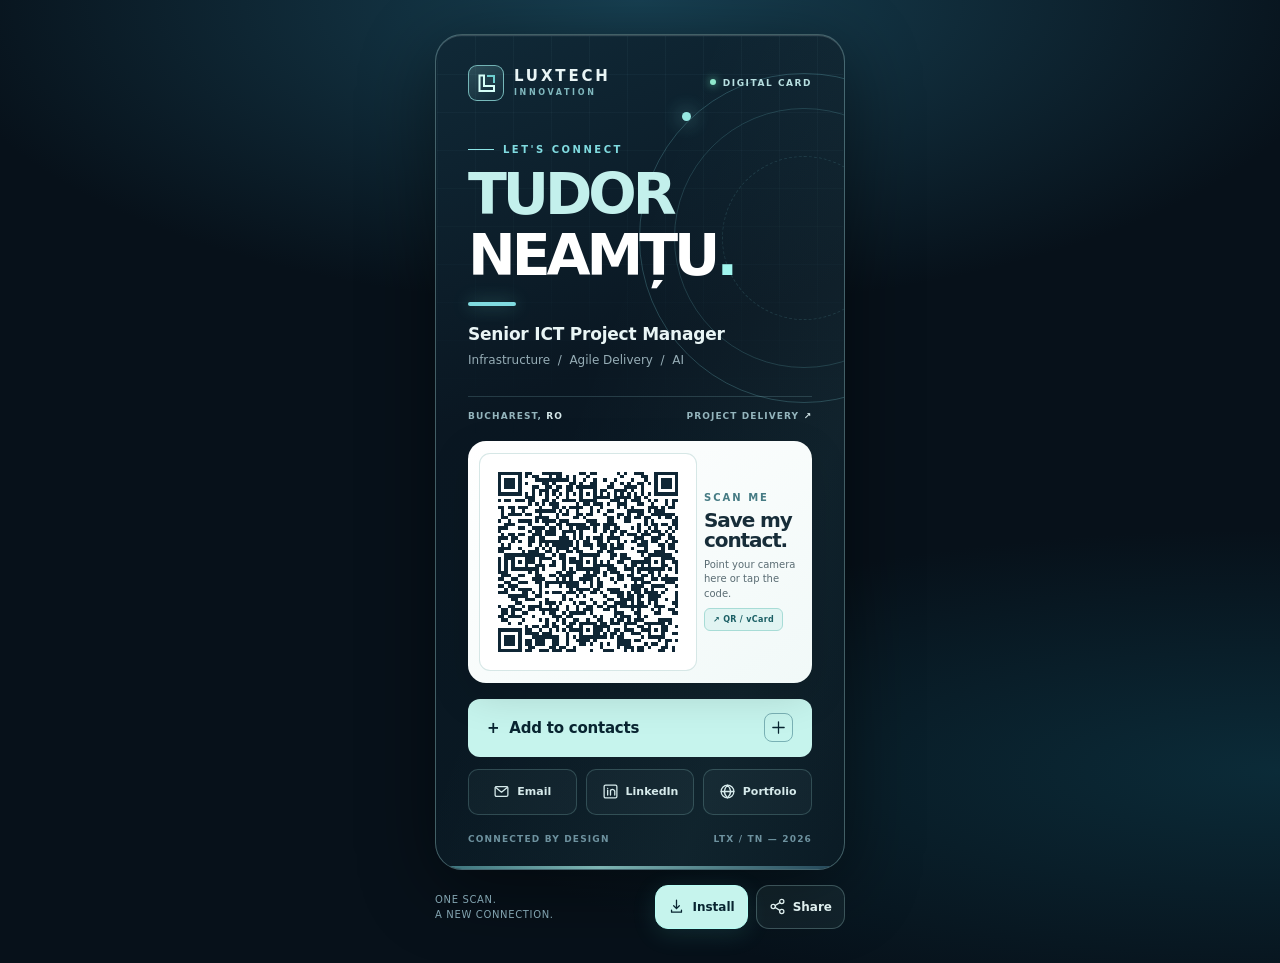
<file: card/index.html>
<!DOCTYPE html>
<html lang="en">
<head>
<meta charset="UTF-8" />
<meta name="viewport" content="width=device-width,initial-scale=1,viewport-fit=cover" />
<meta name="theme-color" content="#07111A" />
<meta name="mobile-web-app-capable" content="yes" />
<meta name="apple-mobile-web-app-capable" content="yes" />
<meta name="apple-mobile-web-app-status-bar-style" content="black-translucent" />
<meta name="apple-mobile-web-app-title" content="Tudor | LUXTECH" />
<meta name="application-name" content="Tudor | LUXTECH" />
<link rel="manifest" href="./manifest.json" />
<link rel="icon" type="image/png" sizes="192x192" href="./icon-192.png" />
<link rel="apple-touch-icon" sizes="180x180" href="./apple-touch-icon.png" />
<meta name="description" content="Digital contact card for Tudor Neamțu — Senior ICT Project Manager at LUXTECH Innovation." />
<meta property="og:type" content="profile" />
<meta property="og:title" content="Tudor Neamțu | Digital Business Card" />
<meta property="og:description" content="Senior ICT Project Manager · LUXTECH Innovation. Scan to save my contact." />
<meta property="og:url" content="https://lxtech.ro/card/" />
<meta property="og:image" content="https://lxtech.ro/card/share-preview.png" />
<meta name="twitter:card" content="summary_large_image" />
<title>Tudor Neamțu | Digital Business Card</title>
<style>
:root { --night:#07111a; --deep:#0d1c27; --teal:#80dbe0; --teal-bright:#a0f5ee; --frost:#e9f5f5; --muted:#96adb6; --rule:rgba(162,220,224,.18); --btn:#c6f4ed; }
*{box-sizing:border-box}
html { min-height:100%; background:var(--night); }
body { margin:0; min-height:100vh; min-height:100dvh; font-family:'Avenir Next','Segoe UI',system-ui,-apple-system,sans-serif; color:var(--frost); -webkit-font-smoothing:antialiased; background: radial-gradient(ellipse 70% 40% at 50% 0%,#174052 0%,transparent 80%), radial-gradient(ellipse 65% 25% at 100% 80%,#0b2b38,transparent),var(--night); }
button,a { -webkit-tap-highlight-color:transparent; }
button { font:inherit; }
a:focus-visible, button:focus-visible{outline:3px solid #bffcff;outline-offset:4px}
.shell { min-height:100dvh; display:flex; flex-direction:column; align-items:center; justify-content:center; padding:22px 16px 18px; gap:15px; }
.card { width:100%; max-width:410px; position:relative; isolation:isolate; overflow:hidden; border:1px solid rgba(177,231,232,.34); border-radius:27px; background:linear-gradient(160deg,#102937 0%,#0a1722 40%,#091923 100%); box-shadow:0 18px 75px rgba(0,0,0,.46),inset 0 1px rgba(249,255,255,.17); }
.card:before{content:'';position:absolute;inset:0;z-index:-1;pointer-events:none;background:linear-gradient(110deg, transparent 20%,rgba(150,244,238,.05) 40%,transparent 55%);background-size:260% 100%;animation:sheen 9s ease-in-out infinite;}
.card:after{content:'';position:absolute;inset:1px;border-radius:26px;z-index:-1;pointer-events:none;background-image:linear-gradient(rgba(155,223,234,.045) 1px,transparent 1px),linear-gradient(90deg,rgba(155,223,234,.045) 1px,transparent 1px);background-size:38px 38px; mask-image:linear-gradient(to bottom, #000,transparent 50%);}
.halo{position:absolute;width:330px;height:330px;right:-125px;top:38px;border:1px solid rgba(129,216,223,.25);border-radius:50%;pointer-events:none;opacity:.95;animation:float 10s ease-in-out infinite}
.halo:before,.halo:after{content:'';position:absolute;inset:34px;border:1px solid rgba(129,216,223,.19);border-radius:50%}.halo:after{inset:82px;border-style:dashed;border-color:rgba(129,216,223,.15);animation:spin 25s linear infinite}
.halo-dot{width:9px;height:9px;background:var(--teal-bright);border-radius:50%;position:absolute;left:42px;top:38px;box-shadow:0 0 20px #80e0e0;animation:twinkle 3s ease-in-out infinite}
.card-in{padding:26px 28px 20px; position:relative;}
.brand-row{display:flex;align-items:center;justify-content:space-between;gap:12px}
.brand{display:flex;gap:10px;align-items:center;min-width:0;text-decoration:none;color:inherit}
.symbol{height:36px;width:36px;display:grid;place-items:center;border:1px solid rgba(154,235,233,.7);border-radius:9px;background:linear-gradient(150deg,rgba(163,236,237,.2),rgba(72,159,179,.03));flex:none}
.wordmark{font-weight:800;font-size:15px;letter-spacing:.19em;line-height:1.02;white-space:nowrap}
.wordmark span{display:block;color:#80b8be;font-size:8px;letter-spacing:.33em;margin-top:5px;font-weight:700}
.live{font-size:9px;font-weight:800;letter-spacing:.17em;color:#b7dfe0;white-space:nowrap}
.live:before{display:inline-block;content:'';width:6px;height:6px;border-radius:50%;margin-right:7px;vertical-align:1px;background:#8fe7cb;box-shadow:0 0 9px #61cba6;animation:twinkle 2.2s infinite}
.overline{display:flex;gap:9px;align-items:center;color:var(--teal);font-size:10px;letter-spacing:.25em;font-weight:800;margin-top:38px;margin-bottom:12px;}
.overline:before{content:'';display:block;width:26px;height:1px;background:#8ce4e5}
h1{font-size:clamp(42px,11.8vw,57px);font-weight:780;letter-spacing:-.071em;line-height:.96;margin:0;position:relative;z-index:1}
h1 span{display:block;color:#c3f0ec}
h1 .surname{color:#fff;margin-top:6px}
.headline-mark{height:4px;width:48px;background:var(--teal);margin:20px 0 17px;border-radius:5px;box-shadow:0 0 17px rgba(122,244,231,.4)}
.role{font-size:17px;line-height:1.3;letter-spacing:-.012em;font-weight:660;margin:0}
.role-sub{font-size:12px;color:var(--muted);font-weight:500;margin-top:5px;line-height:1.5}
.meta{display:flex;justify-content:space-between;gap:12px;border-top:1px solid var(--rule);margin-top:27px;padding-top:14px;color:#94b5bd;font-size:9px;font-weight:800;letter-spacing:.12em;text-transform:uppercase}
.meta strong{color:#d5e7e9;font-weight:700}
.qr-block{position:relative;display:flex;align-items:center;gap:8px;background:linear-gradient(145deg,#fff 0%,#f1f9f8 100%);color:#172d39;border-radius:18px;padding:13px 14px 13px 12px;margin-top:20px;box-shadow:0 14px 40px rgba(0,0,0,.13)}
.qr-trigger{flex:0 0 auto;display:block;cursor:pointer;background:#fff;border:0;border-radius:10px;padding:4px;box-shadow:0 0 0 1px #d6e7e6;line-height:0;transition:transform .2s ease,box-shadow .2s ease}
.qr-trigger:hover{transform:scale(1.026);box-shadow:0 0 0 2px #7bbcc2}.qr-trigger:active{transform:scale(.98)}
.qr-trigger img{display:block;width:194px;height:194px;image-rendering:pixelated}
.qr-details{min-width:0;align-self:stretch;display:flex;flex-direction:column;justify-content:center;gap:7px}
.scan-label{font-size:10px;letter-spacing:.20em;font-weight:800;color:#467b84}
.scan-title{font-size:19px;line-height:1.02;letter-spacing:-.055em;font-weight:800}
.scan-note{font-size:10px;color:#5a6c73;line-height:1.45}
.tap-chip{display:inline-flex;align-items:center;gap:5px;align-self:flex-start;font-size:8px;font-weight:800;letter-spacing:.04em;padding:6px 8px;background:#e1f4f2;border:1px solid #a7dcd6;color:#1b5f65;border-radius:6px;white-space:nowrap}
.cta{border:0;display:flex;justify-content:space-between;align-items:center;width:100%;min-height:58px;margin-top:16px;padding:0 19px;border-radius:12px;background:var(--btn);color:#092531;font-size:15px;font-weight:780;letter-spacing:-.015em;cursor:pointer;transition:background .2s ease,transform .2s ease}
.cta:hover{background:#e2fffb;transform:translateY(-1px)}.cta:active{transform:translateY(1px)}
.cta-icon{width:29px;height:29px;display:grid;place-items:center;border:1px solid #79b1b5;border-radius:8px}
.quick-links{display:grid;grid-template-columns:repeat(3,1fr);gap:9px;margin-top:12px}
.small-link{min-height:46px;display:flex;justify-content:center;align-items:center;gap:7px;color:#d6eaeb;text-decoration:none;border:1px solid rgba(159,224,222,.21);border-radius:10px;background:rgba(192,238,237,.035);font-size:11px;font-weight:700;cursor:pointer;transition:background .2s ease}
.small-link:hover{background:rgba(174,238,231,.13)}.small-link svg{flex-shrink:0}
.card-footer{display:flex;justify-content:space-between;align-items:center;gap:8px;color:#6e929f;margin-top:19px;font-size:9px;letter-spacing:.13em;font-weight:800}
.card-footer .serial{font-variant-numeric:tabular-nums}
.end-line{height:3px;background:linear-gradient(90deg,#4b939d, #adf5ee 40%,#29546b);opacity:.7}
.below{display:flex;align-items:center;justify-content:space-between;gap:15px;max-width:410px;width:100%;color:#82a4b0}
.below span{font-size:10px;letter-spacing:.065em;line-height:1.5}
.share-btn{min-height:44px;flex:none;display:flex;gap:8px;align-items:center;background:rgba(190,244,239,.06);border:1px solid rgba(182,230,230,.26);padding:0 16px;color:#deeeee;border-radius:13px;font-size:12px;font-weight:800;cursor:pointer}
.share-btn:hover{background:rgba(190,244,239,.14)}
.toast{position:fixed;left:50%;bottom:max(18px,env(safe-area-inset-bottom));transform:translate(-50%,35px);opacity:0;pointer-events:none;z-index:100;color:#0e2934;background:#e8faf6;border:1px solid #b4e9e6;border-radius:12px;padding:11px 16px;font-size:12px;font-weight:750;box-shadow:0 12px 35px #0008;transition:opacity .25s ease,transform .25s ease;max-width:calc(100vw - 32px);text-align:center}
.toast.show{transform:translate(-50%,0);opacity:1}
svg.icon{width:17px;height:17px;fill:none;stroke:currentColor;stroke-width:1.8;stroke-linecap:round;stroke-linejoin:round}
@keyframes sheen{0%,35%{background-position:120% 0}60%,100%{background-position:-150% 0}}
@keyframes spin{to{transform:rotate(360deg)}}
@keyframes twinkle{0%,100%{opacity:1}50%{opacity:.43}}
@keyframes float{0%,100%{transform:translateY(0)}50%{transform:translateY(12px)}}
@keyframes reveal{from{opacity:0;transform:translateY(16px)}to{opacity:1;transform:translateY(0)}}
.card{animation:reveal .75s cubic-bezier(.2,.75,.25,1) both}.below{animation:reveal .7s .3s both}
@media(max-width:380px){.shell{padding:12px 10px;gap:10px}.card-in{padding:22px 20px 17px}.overline{margin-top:27px}.meta{margin-top:21px}.qr-block{gap:8px;padding:10px}.qr-trigger img{width:176px;height:176px}.scan-title{font-size:17px}.scan-note{font-size:10px}}
@media(max-width:340px){.qr-trigger img{width:159px;height:159px}.scan-title{font-size:17px}.wordmark{font-size:13px}.card-in{padding-left:16px;padding-right:16px}}
@media(min-width:405px){.qr-trigger img{width:208px;height:208px}.scan-title{font-size:20px}}
@media(min-width:600px){.shell{padding:34px}.card{transform-origin:center}.card-in{padding:30px 32px 22px}.overline{margin-top:43px}}
@media(prefers-reduced-motion:reduce){*,*:before,*:after{animation:none!important;transition:none!important;scroll-behavior:auto!important}}
@media print{body{background:white}.shell{padding:0;display:block}.card{box-shadow:none;max-width:410px;print-color-adjust:exact;-webkit-print-color-adjust:exact}.below{display:none}.toast{display:none}}

/* Installable home-screen app additions */
.below{gap:10px}
.below-actions{display:flex;gap:8px;align-items:center;margin-left:auto}
.below-actions .share-btn{padding:0 12px;gap:7px;white-space:nowrap}
.install-btn{background:#c6f4ed;color:#092531;border-color:#b7fff5;box-shadow:0 5px 25px rgba(88,205,199,.14)}
.install-btn:hover{background:#e4fffa}
.install-btn[hidden]{display:none!important}
.install-backdrop{position:fixed;inset:0;z-index:500;background:rgba(3,12,19,.77);display:flex;align-items:center;justify-content:center;padding:20px;backdrop-filter:blur(7px)}
.install-backdrop[hidden]{display:none!important}
.install-guide{position:relative;width:min(100%,370px);padding:25px 22px 24px;color:var(--frost);border:1px solid rgba(174,244,236,.3);border-radius:20px;background:linear-gradient(160deg,#13313e,#091b26);box-shadow:0 24px 85px #000b}
.install-guide .guide-kicker{color:var(--teal);font-size:10px;font-weight:800;letter-spacing:.18em;text-transform:uppercase}
.install-guide h2{font-size:24px;letter-spacing:-.035em;line-height:1.12;margin:8px 30px 12px 0}
.install-guide p{font-size:14px;line-height:1.6;color:#c1d6db;margin:0 0 12px}
.install-guide strong{color:#e9fffc}
.close-guide{position:absolute;right:16px;top:16px;border:1px solid rgba(191,231,230,.28);border-radius:9px;width:36px;height:36px;background:#183746;color:#d9eeed;font-size:22px;cursor:pointer}
.guide-foot{margin-top:16px;padding-top:12px;border-top:1px solid var(--rule);font-size:12px!important;color:#92b5ba!important}
@media(max-width:380px){.below span{font-size:9px}.below-actions .share-btn{padding:0 9px;font-size:11px}.below{gap:7px}}
@media(max-width:345px){.below>span{display:none}.below-actions{width:100%}.below-actions .share-btn{flex:1;justify-content:center}}
@media(display-mode:fullscreen),(display-mode:standalone){.shell{padding-top:max(16px,env(safe-area-inset-top));padding-bottom:max(12px,env(safe-area-inset-bottom))}.below{justify-content:center}.below>span{display:none}.below-actions{width:100%;justify-content:center}.below-actions .share-btn{flex:1;max-width:200px;justify-content:center}}
</style>
</head>
<body>
<main class="shell">
<article class="card" aria-label="Tudor Neamțu digital business card">
<div class="halo" aria-hidden="true"><div class="halo-dot"></div></div>
<div class="card-in">
<header class="brand-row">
<a class="brand" href="https://lxtech.ro/" target="_blank" rel="noopener noreferrer" aria-label="LUXTECH Innovation website">
<span class="symbol" aria-hidden="true"><svg width="25" height="25" viewBox="0 0 25 25" fill="none"><path d="M5.5 4.5H10V15H20V20H5.5V4.5Z" stroke="#D6FFF8" stroke-width="2"/><path d="M13 5H20V12" stroke="#6DCECF" stroke-width="2"/></svg></span>
<span class="wordmark">LUXTECH<span>INNOVATION</span></span></a>
<span class="live">DIGITAL CARD</span>
</header>
<div class="overline">LET'S CONNECT</div>
<h1><span>TUDOR</span><span class="surname">NEAMȚU<span style="display:inline;color:var(--teal-bright)">.</span></span></h1>
<div class="headline-mark" aria-hidden="true"></div>
<p class="role">Senior ICT Project Manager</p>
<div class="role-sub">Infrastructure &nbsp;/&nbsp; Agile Delivery &nbsp;/&nbsp; AI</div>
<div class="meta"><span>BUCHAREST, <strong>RO</strong></span><span>PROJECT DELIVERY <strong>↗</strong></span></div>
<section class="qr-block" aria-label="Scan or tap the QR code to save my contact information">
<button class="qr-trigger" id="qrButton" type="button" aria-label="Tap QR code to download my contact card"><img alt="QR code containing Tudor Neamțu's digital contact file" width="168" height="168" src="[data-uri]" /></button>
<div class="qr-details"><div class="scan-label">SCAN ME</div><div class="scan-title">Save my<br />contact.</div><div class="scan-note">Point your camera here or tap the code.</div><span class="tap-chip">↗ QR / vCard</span></div>
</section>
<button class="cta" type="button" id="saveContact"><span>+ &nbsp;Add to contacts</span><span class="cta-icon" aria-hidden="true"><svg class="icon" viewBox="0 0 24 24"><path d="M12 4v16M4 12h16"/></svg></span></button>
<nav class="quick-links" aria-label="Contact links">
<a class="small-link" href="mailto:Tudor.Neamtu@lxtech.ro" aria-label="Email Tudor"><svg class="icon" viewBox="0 0 24 24"><rect x="3" y="5" width="18" height="14" rx="2"/><path d="m3.5 6 8.5 7 8.5-7"/></svg>Email</a>
<a class="small-link" href="https://www.linkedin.com/in/tudor-neamtu/" target="_blank" rel="noopener noreferrer" aria-label="Open Tudor's LinkedIn"><svg class="icon" viewBox="0 0 24 24"><rect x="3" y="3" width="18" height="18" rx="2"/><path d="M8 10v7M8 7.5v.1M12 17v-7h0v1.5a3 3 0 0 1 6 1.5V17"/></svg>LinkedIn</a>
<a class="small-link" href="https://lxtech.ro/web-cv.html" target="_blank" rel="noopener noreferrer" aria-label="Visit Tudor's online profile"><svg class="icon" viewBox="0 0 24 24"><circle cx="12" cy="12" r="9"/><path d="M3 12h18M12 3c6 6 6 12 0 18M12 3c-6 6-6 12 0 18"/></svg>Portfolio</a>
</nav>
<footer class="card-footer"><span>CONNECTED BY DESIGN</span><span class="serial">LTX / TN — 2026</span></footer>
</div><div class="end-line" aria-hidden="true"></div>
</article>
<div class="below"><span>ONE SCAN.<br/>A NEW CONNECTION.</span><div class="below-actions"><button class="share-btn install-btn" id="installCard" type="button" aria-label="Install this business card on your home screen"><svg class="icon" viewBox="0 0 24 24" aria-hidden="true"><path d="M12 3v12m-4-4 4 4 4-4M5 17v3h14v-3"/></svg>Install</button><button class="share-btn" id="shareCard" type="button" aria-label="Share this digital business card"><svg class="icon" viewBox="0 0 24 24" aria-hidden="true"><circle cx="18" cy="5" r="3"/><circle cx="6" cy="12" r="3"/><circle cx="18" cy="19" r="3"/><path d="m8.7 10.7 6.6-4.2M8.7 13.3l6.6 4.2"/></svg>Share</button></div></div>
</main>
<div class="install-backdrop" id="installGuide" hidden>
  <section class="install-guide" role="dialog" aria-modal="true" aria-labelledby="installTitle">
    <button type="button" class="close-guide" id="closeInstallGuide" aria-label="Close install instructions">×</button>
    <div class="guide-kicker">Home screen app</div>
    <h2 id="installTitle">Keep my card one tap away.</h2>
    <p id="installInstruction">Open your browser menu and select <strong>Install app</strong> or <strong>Add to Home screen</strong>.</p>
    <p class="guide-foot" id="installFoot">Once installed, the card opens in its own app window, without browser tabs or the address bar.</p>
  </section>
</div>
<div class="toast" id="toast" role="status" aria-live="polite"></div>
<script>
(() => {
  'use strict';
  const VCF64 = '[base64]';
  const vcardBytes = Uint8Array.from(atob(VCF64), c => c.charCodeAt(0));
  const contact = new File([vcardBytes], 'Tudor_Neamtu_Contact.vcf', {type:'text/vcard'});
  const toastEl = document.getElementById('toast');
  let toastTimer;
  function showToast(message) {
    toastEl.textContent = message;
    toastEl.classList.add('show');
    clearTimeout(toastTimer);
    toastTimer = setTimeout(() => toastEl.classList.remove('show'), 3100);
  }
  function saveContact() {
    const url = URL.createObjectURL(contact);
    const anchor = document.createElement('a');
    anchor.href = url;
    anchor.download = contact.name;
    anchor.style.display = 'none';
    document.body.appendChild(anchor);
    anchor.click();
    anchor.remove();
    setTimeout(() => URL.revokeObjectURL(url), 15000);
    showToast('Contact file ready — open it to add me.');
  }
  async function shareCard() {
    const isHosted = location.protocol === 'https:' || location.protocol === 'http:';
    const title = 'Tudor Neamțu | LUXTECH';
    const text = 'Tudor Neamțu — Senior ICT Project Manager · LUXTECH Innovation';
    try {
      if (navigator.share) {
        if (isHosted) {
          await navigator.share({title,text,url:location.href});
          return;
        }
        if (navigator.canShare && navigator.canShare({files:[contact]})) {
          await navigator.share({title,text,files:[contact]});
          return;
        }
        await navigator.share({title,text,url:'https://lxtech.ro/web-cv.html'});
        return;
      }
      const copyValue = isHosted ? location.href : 'https://lxtech.ro/web-cv.html';
      if (navigator.clipboard && navigator.clipboard.writeText) {
        await navigator.clipboard.writeText(copyValue);
      } else {
        const input = document.createElement('textarea');
        input.value=copyValue; input.style.position='fixed'; input.style.opacity='0';
        document.body.appendChild(input);input.select();
        if(!document.execCommand('copy')) throw new Error('copy failed');
        input.remove();
      }
      showToast(isHosted ? 'Card link copied.' : 'Portfolio link copied.');
    } catch(err) {
      if(err && err.name === 'AbortError') return;
      showToast('Use your phone’s Share menu to send this file.');
    }
  }
  document.getElementById('qrButton').addEventListener('click',saveContact);
  document.getElementById('saveContact').addEventListener('click',saveContact);
  document.getElementById('shareCard').addEventListener('click',shareCard);

  // PWA install flow; non-Chromium devices get simple platform instructions.
  const installButton = document.getElementById('installCard');
  const installGuide = document.getElementById('installGuide');
  const installInstruction = document.getElementById('installInstruction');
  const installFoot = document.getElementById('installFoot');
  const closeGuide = document.getElementById('closeInstallGuide');
  let installPrompt = null;
  const isInstalled = () => window.matchMedia('(display-mode: fullscreen)').matches ||
        window.matchMedia('(display-mode: standalone)').matches || navigator.standalone === true;
  function updateInstallButton() { installButton.hidden = isInstalled(); }
  updateInstallButton();
  window.addEventListener('appinstalled', () => {
    installPrompt = null;
    installButton.hidden = true;
    showToast('Card installed — open it from your home screen.');
  });
  window.addEventListener('beforeinstallprompt', event => {
    event.preventDefault();
    installPrompt = event;
    updateInstallButton();
  });
  function closeInstallGuide() {
    installGuide.hidden = true;
    installButton.focus();
  }
  closeGuide.addEventListener('click',closeInstallGuide);
  installGuide.addEventListener('click',event => {
    if(event.target === installGuide) closeInstallGuide();
  });
  window.addEventListener('keydown',event => {
    if(event.key === 'Escape' && !installGuide.hidden) closeInstallGuide();
  });
  installButton.addEventListener('click', async () => {
    if(installPrompt) {
      const prompt = installPrompt;
      installPrompt = null;
      try {
        await prompt.prompt();
        const result = await prompt.userChoice;
        if(result.outcome === 'accepted') showToast('Check your home screen for the card.');
      } catch(e) { /* Browser did not allow the native prompt; show guidance instead. */ }
      return;
    }
    const ios = /iPad|iPhone|iPod/.test(navigator.userAgent);
    if(location.protocol === 'file:') {
      installInstruction.innerHTML = 'To install the card as an app, first upload the complete PWA folder to <strong>https://lxtech.ro/card/</strong> (HTTPS is required). Then open that link in your phone browser.';
      installFoot.textContent = 'You can still view this HTML file and save the contact without hosting it.';
    } else if(ios) {
      installInstruction.innerHTML = 'In <strong>Safari</strong>, tap <strong>Share</strong>, select <strong>Add to Home Screen</strong>, enable <strong>Open as Web App</strong>, then tap <strong>Add</strong>.';
      installFoot.textContent = 'The shortcut opens like an app, without the usual browser toolbar.';
    } else {
      installInstruction.innerHTML = 'In <strong>Chrome</strong>, tap the <strong>⋮ menu</strong>, then <strong>Add to Home screen</strong> or <strong>Install app</strong>. Confirm installation when prompted.';
      installFoot.textContent = 'The installed card has its own icon and launches without the browser address bar.';
    }
    installGuide.hidden = false;
    closeGuide.focus();
  });
  if ('serviceWorker' in navigator && (location.protocol === 'https:' || location.hostname === 'localhost' || location.hostname === '127.0.0.1')) {
    window.addEventListener('load', () => {
      navigator.serviceWorker.register('./sw.js', { scope: './' })
        .catch(err => console.warn('Offline card unavailable:', err));
    });
  }
})();
</script>
</body>
</html>
</file>
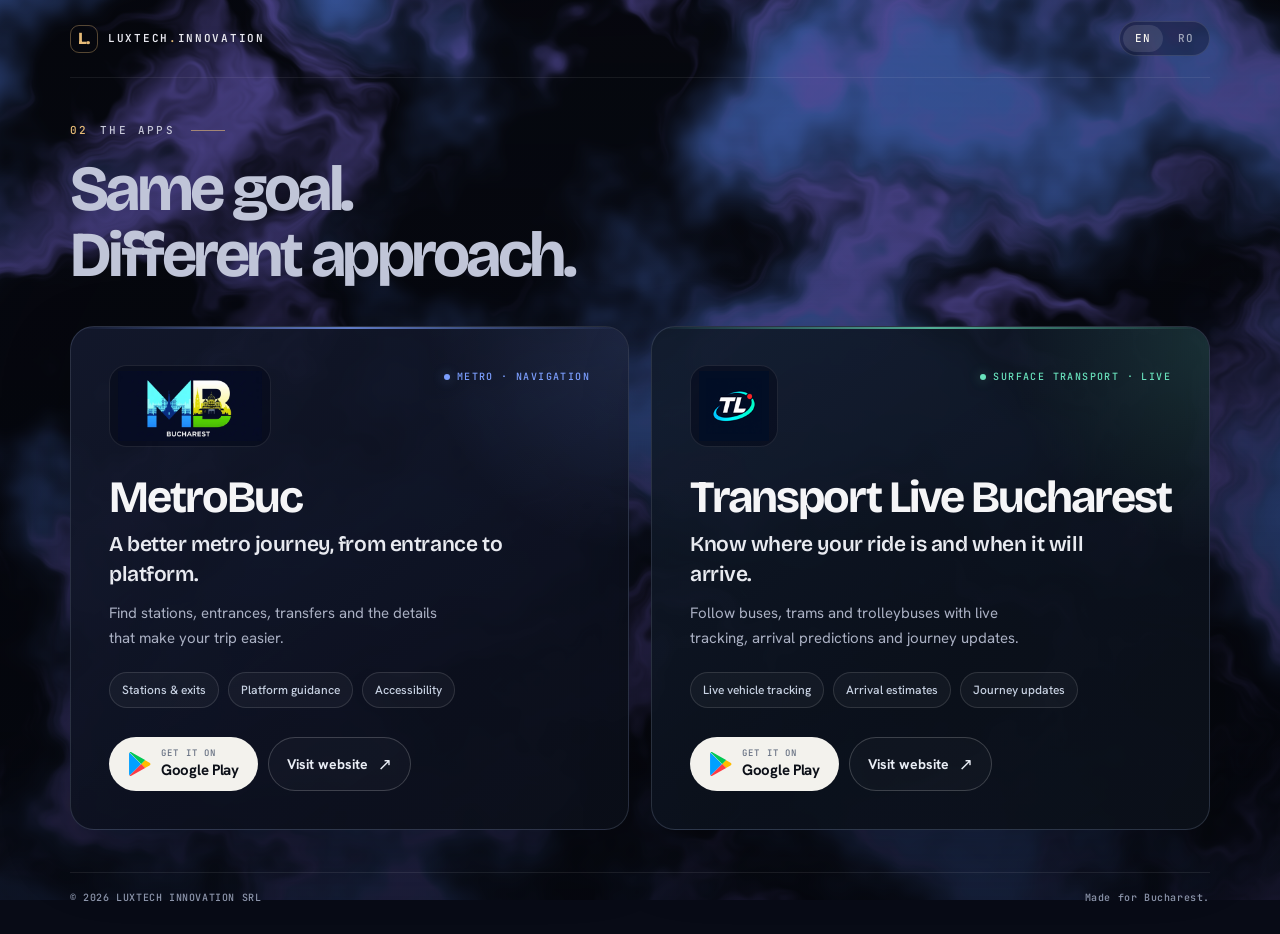
<file: OurApps/our-apps.html>
<!DOCTYPE html>
<html lang="en">
<head>
<meta charset="UTF-8">
<meta name="viewport" content="width=device-width, initial-scale=1, viewport-fit=cover">
<meta name="theme-color" content="#080b16">
<meta name="description" content="Discover MetroBuc and Transport Live Bucharest, two apps making public transport in Bucharest easier to navigate.">
<title>Our Apps | LUXTECH Innovation</title>
<link rel="preconnect" href="https://fonts.googleapis.com">
<link rel="preconnect" href="https://fonts.gstatic.com" crossorigin>
<link href="https://fonts.googleapis.com/css2?family=Bricolage+Grotesque:opsz,wght@12..96,500;12..96,600;12..96,700;12..96,800&family=Hanken+Grotesk:wght@400;500;600;700&family=JetBrains+Mono:wght@400;500;600&display=swap" rel="stylesheet">
<style>
:root {
  color-scheme: dark;
  --bg:#080b16; --ink:#f5f5f7; --muted:#aab0c3;
  --edge:rgba(229,235,255,.13); --gold:#e6bb78;
  --metro:#7c9fff; --live:#69e3bd;
  --display:'Bricolage Grotesque',system-ui,sans-serif;
  --body:'Hanken Grotesk',system-ui,sans-serif;
  --mono:'JetBrains Mono',monospace;
}
*,*::before,*::after{box-sizing:border-box}
html{scroll-behavior:smooth}
body{margin:0;background:var(--bg);color:var(--ink);font-family:var(--body);-webkit-font-smoothing:antialiased;min-height:100vh;overflow-x:hidden}
a{color:inherit;text-decoration:none}
button{font:inherit}
button,a{-webkit-tap-highlight-color:transparent}
button:focus-visible,a:focus-visible{outline:2px solid var(--gold);outline-offset:5px}
::selection{background:var(--gold);color:#10131d}
.site-bg{position:fixed;inset:0;z-index:-2;pointer-events:none;overflow:hidden;background:linear-gradient(128deg,#0d1125 0%,#080a16 45%,#0e1222 100%)}
.site-bg::before,.site-bg::after{content:'';position:absolute;inset:-20%;filter:blur(45px);will-change:transform}
.site-bg::before{background:radial-gradient(ellipse 33% 28% at 15% 30%,rgba(88,97,184,.44),transparent 100%),radial-gradient(ellipse 35% 35% at 87% 9%,rgba(79,90,171,.36),transparent 100%);animation:drift 22s ease-in-out infinite alternate}
.site-bg::after{background:radial-gradient(ellipse 40% 30% at 53% 82%,rgba(80,47,142,.28),transparent 100%),radial-gradient(ellipse 31% 36% at 95% 80%,rgba(40,78,139,.19),transparent 100%);animation:drift2 28s ease-in-out infinite alternate}
@keyframes drift{to{transform:translate3d(3%,4%,0) scale(1.08)}}
@keyframes drift2{to{transform:translate3d(-3%,-4%,0) scale(1.08)}}
.site-bg .shade{position:absolute;inset:0;background:linear-gradient(180deg,rgba(5,8,19,.05),rgba(5,7,14,.16) 50%,rgba(5,7,14,.65))}
.shell{width:min(1140px,calc(100% - 64px));margin-inline:auto}
.site-header{position:relative;z-index:2}
.site-nav{min-height:78px;display:flex;justify-content:space-between;align-items:center;gap:20px;border-bottom:1px solid rgba(255,255,255,.075)}
.brand{display:inline-flex;align-items:center;gap:10px;white-space:nowrap;color:#e8e8ef}
.brand-symbol{width:28px;height:28px;border:1px solid rgba(230,187,120,.36);border-radius:9px;display:grid;place-items:center;color:var(--gold);font-family:var(--display);font-weight:800;font-size:17px;letter-spacing:-.12em;padding-right:2px}
.brand-word{font:600 11px/1 var(--mono);letter-spacing:.155em}
.brand-word span{color:var(--gold)}
.lang{display:flex;align-items:center;gap:3px;padding:3px;border:1px solid var(--edge);border-radius:999px;background:rgba(5,8,20,.35)}
.lang button{cursor:pointer;border:none;background:transparent;color:#a0a7ba;border-radius:999px;padding:8px 12px;font:500 11px/1 var(--mono);letter-spacing:.08em;transition:background .15s,color .15s}
.lang button[aria-pressed="true"]{background:rgba(255,255,255,.105);color:#f9f7f1}
main{padding:clamp(32px,5vh,58px) 0 42px}
.section-label{display:flex;align-items:center;gap:11px;color:#c6c8d8;font:500 11px/1.4 var(--mono);text-transform:uppercase;letter-spacing:.22em}
.section-label .num{color:var(--gold)}
.section-label::after{content:'';height:1px;width:34px;margin-left:5px;background:rgba(230,187,120,.6)}
.heading{margin:18px 0 0;font:700 clamp(38px,5vw,67px)/1.03 var(--display);letter-spacing:-.055em;text-wrap:balance}
.heading span{color:#c0c5d8}
.cards{display:grid;grid-template-columns:repeat(2,minmax(0,1fr));gap:22px;margin-top:clamp(26px,4vw,38px)}
.app-card{--accent:var(--metro);position:relative;isolation:isolate;display:flex;flex-direction:column;overflow:hidden;border:1px solid rgba(199,218,255,.16);background:linear-gradient(145deg,rgba(20,26,46,.90),rgba(12,16,30,.94) 62%,rgba(11,15,25,.96));border-radius:24px;min-height:504px;padding:clamp(25px,3.3vw,38px);box-shadow:0 24px 70px rgba(0,0,0,.22);transition:border-color .28s,transform .28s,box-shadow .28s}
.app-card.live{--accent:var(--live);background:linear-gradient(145deg,rgba(17,27,43,.90),rgba(11,17,28,.94) 62%,rgba(11,16,25,.96))}
.app-card::before{content:'';position:absolute;inset:0 0 auto;height:2px;background:linear-gradient(90deg,transparent,var(--accent),transparent);opacity:.74;pointer-events:none}
.app-card::after{content:'';position:absolute;z-index:-1;inset:-42% -42% auto auto;width:450px;aspect-ratio:1;background:radial-gradient(circle,color-mix(in srgb,var(--accent) 14%,transparent),transparent 66%);pointer-events:none}
@media (hover:hover){.app-card:hover{transform:translateY(-4px);border-color:color-mix(in srgb,var(--accent) 36%,transparent);box-shadow:0 30px 80px rgba(0,0,0,.29)}}
.card-top{display:flex;justify-content:space-between;align-items:flex-start;gap:14px;min-height:85px}
.logo-wrap{display:flex;align-items:center;justify-content:center;min-width:88px;height:82px;border-radius:18px;border:1px solid rgba(255,255,255,.09);background:rgba(5,9,25,.54);overflow:hidden;padding:5px}
.logo-wrap.metro-logo{width:162px}
.logo-wrap.live-logo{width:82px}
.logo-wrap img{width:100%;height:100%;object-fit:contain}
.kind{display:flex;align-items:center;gap:7px;color:var(--accent);font:500 10px/1.3 var(--mono);text-transform:uppercase;letter-spacing:.14em;text-align:right;padding-top:5px}
.kind::before{content:'';flex:none;width:6px;height:6px;border-radius:50%;background:var(--accent);box-shadow:0 0 12px color-mix(in srgb,var(--accent) 40%,transparent)}
.app-card h2{margin:23px 0 8px;font:700 clamp(32px,3.5vw,45px)/1.1 var(--display);letter-spacing:-.045em}
.promise{margin:0;max-width:420px;font:600 clamp(18px,1.65vw,22px)/1.38 var(--display);letter-spacing:-.02em;color:#e8eaf0}
.desc{margin:12px 0 0;color:var(--muted);font:400 15px/1.65 var(--body);max-width:44ch}
.features{display:flex;flex-wrap:wrap;gap:9px;margin:22px 0 28px;padding:0;list-style:none}
.features li{font:500 12px/1.35 var(--body);color:#c9d3e4;border:1px solid rgba(255,255,255,.12);background:rgba(255,255,255,.035);border-radius:999px;padding:9px 12px}
.actions{display:flex;flex-wrap:wrap;gap:10px;margin-top:auto}
.action{display:inline-flex;align-items:center;justify-content:center;gap:10px;border:1px solid rgba(255,255,255,.19);border-radius:999px;min-height:52px;padding:11px 18px;font:700 14px/1.15 var(--body);white-space:nowrap;transition:background .2s,color .2s,border-color .2s,transform .2s}
.action.primary{background:#f3f2ed;color:#0c1018;border-color:transparent}
.action.secondary{background:rgba(255,255,255,.025);color:#e9edf5}
.action .gp{width:23px;height:24px;flex:none}
.action .small{display:block;font:500 9px/1.1 var(--mono);letter-spacing:.13em;text-transform:uppercase;color:#667082;margin-bottom:3px}
.action .primary-text{font-size:15px;letter-spacing:-.02em}
.action .arrow{font-size:17px;font-weight:400;line-height:1;transition:transform .2s}
@media (hover:hover){.action:hover{transform:translateY(-2px)}.action.primary:hover{background:#fff}.action.secondary:hover{background:rgba(255,255,255,.10);border-color:rgba(255,255,255,.38)}.action.secondary:hover .arrow{transform:translate(2px,-2px)}}
.site-footer{padding:17px 0 28px;display:flex;justify-content:space-between;gap:18px;align-items:center;border-top:1px solid rgba(255,255,255,.08);color:#8d96ac;font:500 10px/1.6 var(--mono);letter-spacing:.06em}
.site-footer span:last-child{text-align:right}
@media(max-width:880px){.cards{grid-template-columns:1fr;max-width:610px}.app-card{min-height:unset}.features{margin-bottom:30px}}
@media(max-width:580px){.shell{width:calc(100% - 36px)}.site-nav{min-height:66px}.brand-word{font-size:10px;letter-spacing:.09em}.heading{font-size:clamp(35px,10vw,52px)}.cards{gap:16px;margin-top:24px}.app-card{padding:24px 22px 22px;border-radius:20px}.app-card h2{margin-top:20px}.desc{font-size:14px}.kind{font-size:9px;letter-spacing:.07em}.logo-wrap.metro-logo{width:145px;height:75px}.logo-wrap.live-logo{width:75px;height:75px}.features{gap:7px;margin:20px 0 27px}.features li{font-size:11px;padding:8px 11px}.actions{gap:9px}.action{min-height:49px;padding:10px 14px}.site-footer{font-size:9px;align-items:flex-start;flex-direction:column;gap:3px}.site-footer span:last-child{text-align:left}}
@media(max-width:370px){.action{width:100%}.kind{max-width:116px}}
@media(prefers-reduced-motion:reduce){*,*::before,*::after{scroll-behavior:auto!important;animation:none!important;transition:none!important}}

/* Restored original fluid WebGL aurora background. CSS drift remains as fallback. */
.site-bg{z-index:0;background:radial-gradient(120% 90% at 78% 8%,rgba(142,123,255,.3),transparent 55%),radial-gradient(110% 80% at 12% 95%,rgba(227,178,107,.18),transparent 55%),radial-gradient(120% 90% at 50% 40%,rgba(91,140,255,.18),transparent 60%),#06080F}
.site-bg canvas{position:absolute;inset:0;z-index:0;display:block;width:100%;height:100%;pointer-events:none}
.site-bg .shade{z-index:2;background:linear-gradient(180deg,rgba(6,8,15,.30) 0%,rgba(6,8,15,.54) 50%,rgba(6,8,15,.79) 100%)}
.site-bg.has-webgl::before,.site-bg.has-webgl::after{opacity:0;animation:none}
.site-header,main,.site-footer{position:relative;z-index:1}
</style>
</head>
<body>
<div class="site-bg" id="gl" aria-hidden="true"><div class="shade"></div></div>
<header class="site-header">
  <div class="shell site-nav">
    <a class="brand" href="/" aria-label="LUXTECH Innovation home"><span class="brand-symbol" aria-hidden="true">L.</span><span class="brand-word">LUXTECH<span>.</span>INNOVATION</span></a>
    <div class="lang" role="group" aria-label="Language / Limbă"><button type="button" data-lang="en" aria-pressed="true">EN</button><button type="button" data-lang="ro" aria-pressed="false">RO</button></div>
  </div>
</header>
<main class="shell" id="apps">
  <div class="section-label"><span class="num">02</span><span data-i18n="eyebrow">The apps</span></div>
  <h1 class="heading"><span data-i18n="head1">Same goal.</span><br><span data-i18n="head2">Different approach.</span></h1>
  <div class="cards">
    <article class="app-card metro" aria-labelledby="metrobuc-title">
      <div class="card-top"><div class="logo-wrap metro-logo"><img src="[data-uri]" alt="MetroBuc logo" width="150" height="72"></div><span class="kind" data-i18n="metro_kind">Metro · Navigation</span></div>
      <h2 id="metrobuc-title">MetroBuc</h2>
      <p class="promise" data-i18n="metro_promise">A better metro journey, from entrance to platform.</p>
      <p class="desc" data-i18n="metro_desc">Find stations, entrances, transfers and the details that make your trip easier.</p>
      <ul class="features" aria-label="MetroBuc features"><li data-i18n="metro_f1">Stations & exits</li><li data-i18n="metro_f2">Platform guidance</li><li data-i18n="metro_f3">Accessibility</li></ul>
      <div class="actions"><a class="action primary" href="https://play.google.com/store/apps/details?id=com.MetroBuc" target="_blank" rel="noopener noreferrer" aria-label="MetroBuc on Google Play"><svg aria-hidden="true" class="gp" focusable="false" viewbox="0 0 24 26"><path d="M1.2.7A2 2 0 0 0 .7 2.1v21.8c0 .6.2 1.1.6 1.4l.1.1 12.2-12.2v-.3L1.2.7z" fill="#00A0FF"></path><path d="M18 17.3l-4.1-4.1v-.3l4.1-4.1.1.1 4.8 2.8c1.4.8 1.4 2.1 0 2.9l-4.9 2.7z" fill="#FFBC00"></path><path d="M18.1 17.2L13.9 13 1.2 25.7c.5.5 1.2.5 2 .1l14.9-8.6" fill="#FF3A44"></path><path d="M18.1 8.8L3.2.2c-.8-.5-1.5-.4-2 .1L13.9 13l4.2-4.2z" fill="#00C853"></path></svg><span><span class="small" data-i18n="download">Get it on</span><span class="primary-text">Google Play</span></span></a><a class="action secondary" href="https://www.metroubucuresti.ro" target="_blank" rel="noopener noreferrer"><span data-i18n="visit">Visit website</span><span class="arrow" aria-hidden="true">↗</span></a></div>
    </article>
    <article class="app-card live" aria-labelledby="live-title">
      <div class="card-top"><div class="logo-wrap live-logo"><img src="[data-uri]" alt="Transport Live Bucharest icon" width="72" height="72"></div><span class="kind" data-i18n="live_kind">Surface transport · Live</span></div>
      <h2 id="live-title" data-i18n="live_name">Transport Live Bucharest</h2>
      <p class="promise" data-i18n="live_promise">Know where your ride is and when it will arrive.</p>
      <p class="desc" data-i18n="live_desc">Follow buses, trams and trolleybuses with live tracking, arrival predictions and journey updates.</p>
      <ul class="features" aria-label="Transport Live features"><li data-i18n="live_f1">Live vehicle tracking</li><li data-i18n="live_f2">Arrival estimates</li><li data-i18n="live_f3">Journey updates</li></ul>
      <div class="actions"><a class="action primary" href="https://play.google.com/store/apps/details?id=com.transportradar" target="_blank" rel="noopener noreferrer" aria-label="Transport Live Bucharest on Google Play"><svg aria-hidden="true" class="gp" focusable="false" viewbox="0 0 24 26"><path d="M1.2.7A2 2 0 0 0 .7 2.1v21.8c0 .6.2 1.1.6 1.4l.1.1 12.2-12.2v-.3L1.2.7z" fill="#00A0FF"></path><path d="M18 17.3l-4.1-4.1v-.3l4.1-4.1.1.1 4.8 2.8c1.4.8 1.4 2.1 0 2.9l-4.9 2.7z" fill="#FFBC00"></path><path d="M18.1 17.2L13.9 13 1.2 25.7c.5.5 1.2.5 2 .1l14.9-8.6" fill="#FF3A44"></path><path d="M18.1 8.8L3.2.2c-.8-.5-1.5-.4-2 .1L13.9 13l4.2-4.2z" fill="#00C853"></path></svg><span><span class="small" data-i18n="download">Get it on</span><span class="primary-text">Google Play</span></span></a><a class="action secondary" href="https://luxtechinnovation.com/TransitLive/index.html" target="_blank" rel="noopener noreferrer"><span data-i18n="visit">Visit website</span><span class="arrow" aria-hidden="true">↗</span></a></div>
    </article>
  </div>
</main>
<footer class="shell site-footer"><span>© 2026 LUXTECH INNOVATION SRL</span><span data-i18n="foot">Made for Bucharest.</span></footer>
<script>
(function(){
  'use strict';
  const translations = {
    en:{eyebrow:'The apps',head1:'Same goal.',head2:'Different approach.',metro_kind:'Metro · Navigation',metro_promise:'A better metro journey, from entrance to platform.',metro_desc:'Find stations, entrances, transfers and the details that make your trip easier.',metro_f1:'Stations & exits',metro_f2:'Platform guidance',metro_f3:'Accessibility',live_name:'Transport Live Bucharest',live_kind:'Surface transport · Live',live_promise:'Know where your ride is and when it will arrive.',live_desc:'Follow buses, trams and trolleybuses with live tracking, arrival predictions and journey updates.',live_f1:'Live vehicle tracking',live_f2:'Arrival estimates',live_f3:'Journey updates',download:'Get it on',visit:'Visit website',foot:'Made for Bucharest.'},
    ro:{eyebrow:'Aplicațiile',head1:'Același scop.',head2:'Abordări diferite.',metro_kind:'Metrou · Navigare',metro_promise:'O călătorie mai ușoară cu metroul, de la intrare până la peron.',metro_desc:'Găsește stații, intrări, legături și informațiile care îți fac drumul mai simplu.',metro_f1:'Stații și ieșiri',metro_f2:'Ghidaj pe peroane',metro_f3:'Accesibilitate',live_name:'Transport București Live',live_kind:'Transport de suprafață · Live',live_promise:'Află unde este vehiculul tău și când va ajunge.',live_desc:'Urmărește autobuze, tramvaie și troleibuze, cu localizare live, estimări de sosire și informații despre traseu.',live_f1:'Localizare live',live_f2:'Estimări de sosire',live_f3:'Informații de călătorie',download:'Descarcă din',visit:'Vezi site-ul',foot:'Creat pentru București.'}
  };
  function setLanguage(lang){
    const l = translations[lang] ? lang : 'en';
    document.documentElement.lang = l;
    document.querySelectorAll('[data-i18n]').forEach(el=>{const key=el.dataset.i18n;if(Object.hasOwn(translations[l],key))el.textContent=translations[l][key]});
    document.querySelectorAll('[data-lang]').forEach(el=>el.setAttribute('aria-pressed',String(el.dataset.lang===l)));
    try{localStorage.setItem('lx_apps_lang',l)}catch(e){}
  }
  let preferred;
  try{preferred=localStorage.getItem('lx_apps_lang')}catch(e){}
  if(!translations[preferred])preferred=(navigator.language||'en').toLowerCase().startsWith('ro')?'ro':'en';
  setLanguage(preferred);
  document.querySelectorAll('[data-lang]').forEach(button=>button.addEventListener('click',()=>setLanguage(button.dataset.lang)));
})();
</script>
<script>
// The same fluid aurora fragment shader used by the original page,
// running on native WebGL without any third-party JS dependencies.
(function () {
  'use strict';
  if (matchMedia('(prefers-reduced-motion: reduce)').matches) return;
  const host = document.getElementById('gl');
  if (!host) return;
  const canvas = document.createElement('canvas');
  canvas.setAttribute('aria-hidden', 'true');
  const gl = canvas.getContext('webgl', {alpha: false, antialias: false, powerPreference: 'low-power'});
  if (!gl) return;  // Animated CSS fallback continues to run.

  function compile(type, source) {
    const shader = gl.createShader(type);
    gl.shaderSource(shader, source);
    gl.compileShader(shader);
    if (!gl.getShaderParameter(shader, gl.COMPILE_STATUS)) {
      console.warn('Aurora shader could not compile:', gl.getShaderInfoLog(shader));
      gl.deleteShader(shader);
      return null;
    }
    return shader;
  }
  const vertex = compile(gl.VERTEX_SHADER,
      'attribute vec2 position; void main(){gl_Position=vec4(position,0.0,1.0);}');
  const fragment = compile(gl.FRAGMENT_SHADER, `precision highp float;uniform float uTime,uScroll;uniform vec2 uRes;uniform vec3 cA,cB,cC,cBg;
      vec3 mod289(vec3 x){return x-floor(x*(1.0/289.0))*289.0;}vec2 mod289(vec2 x){return x-floor(x*(1.0/289.0))*289.0;}
      vec3 permute(vec3 x){return mod289(((x*34.0)+1.0)*x);}
      float snoise(vec2 v){const vec4 C=vec4(0.211324865,0.366025403,-0.577350269,0.024390243);vec2 i=floor(v+dot(v,C.yy));vec2 x0=v-i+dot(i,C.xx);
      vec2 i1=(x0.x>x0.y)?vec2(1.0,0.0):vec2(0.0,1.0);vec4 x12=x0.xyxy+C.xxzz;x12.xy-=i1;i=mod289(i);
      vec3 p=permute(permute(i.y+vec3(0.0,i1.y,1.0))+i.x+vec3(0.0,i1.x,1.0));
      vec3 m=max(0.5-vec3(dot(x0,x0),dot(x12.xy,x12.xy),dot(x12.zw,x12.zw)),0.0);m=m*m;m=m*m;
      vec3 x=2.0*fract(p*C.www)-1.0;vec3 h=abs(x)-0.5;vec3 ox=floor(x+0.5);vec3 a0=x-ox;m*=1.79284291-0.85373472*(a0*a0+h*h);
      vec3 g;g.x=a0.x*x0.x+h.x*x0.y;g.yz=a0.yz*x12.xz+h.yz*x12.yw;return 130.0*dot(m,g);}
      float fbm(vec2 p){float s=0.0,a=0.5;for(int i=0;i<5;i++){s+=a*snoise(p);p*=2.02;a*=0.5;}return s;}
      void main(){vec2 uv=gl_FragCoord.xy/uRes.xy;vec2 p=uv;p.x*=uRes.x/uRes.y;float t=uTime*0.05+uScroll*0.6;
      float n1=fbm(p*1.6+vec2(t,t*0.6));float n2=fbm(p*2.4-vec2(t*0.7,t*0.4)+n1);float m=smoothstep(-0.6,0.9,n1);
      vec3 col=mix(cBg,cA,smoothstep(0.1,0.8,m));col=mix(col,cB,smoothstep(0.3,1.0,n2*0.7+0.4));
      col=mix(col,cC,pow(smoothstep(0.55,1.0,n2),2.2)*0.5);float vig=smoothstep(1.25,0.2,length(uv-0.5));
      col*=mix(0.55,1.0,vig);col=mix(cBg,col,0.9);gl_FragColor=vec4(col,1.0);}`);
  if (!vertex || !fragment) return;
  const program = gl.createProgram();
  gl.attachShader(program, vertex);
  gl.attachShader(program, fragment);
  gl.linkProgram(program);
  if (!gl.getProgramParameter(program, gl.LINK_STATUS)) return;
  gl.useProgram(program);
  gl.deleteShader(vertex);
  gl.deleteShader(fragment);
  const vertices = gl.createBuffer();
  gl.bindBuffer(gl.ARRAY_BUFFER, vertices);
  gl.bufferData(gl.ARRAY_BUFFER, new Float32Array([-1,-1,1,-1,-1,1,1,1]), gl.STATIC_DRAW);
  const pos = gl.getAttribLocation(program, 'position');
  gl.enableVertexAttribArray(pos);
  gl.vertexAttribPointer(pos, 2, gl.FLOAT, false, 0, 0);
  const loc = name => gl.getUniformLocation(program, name);
  const uTime=loc('uTime'), uScroll=loc('uScroll'), uRes=loc('uRes');
  function rgb(name, hex) {
    const h=hex.replace('#','');
    gl.uniform3f(loc(name),parseInt(h.slice(0,2),16)/255,
      parseInt(h.slice(2,4),16)/255,parseInt(h.slice(4,6),16)/255);
  }
  rgb('cA','#5B8CFF'); rgb('cB','#8E7BFF');
  rgb('cC','#E3B26B'); rgb('cBg','#06080F');
  function resize() {
    const pixelRatio=Math.min(window.devicePixelRatio||1,2);
    canvas.width=Math.round(innerWidth*pixelRatio);
    canvas.height=Math.round(innerHeight*pixelRatio);
    gl.viewport(0,0,canvas.width,canvas.height);
    gl.uniform2f(uRes,canvas.width,canvas.height);
  }
  resize();
  host.appendChild(canvas);
  host.classList.add('has-webgl');
  addEventListener('resize',resize,{passive:true});
  let targetScroll=0, smoothScroll=0, rafId=0;
  function onScroll(){
    const max=document.documentElement.scrollHeight-innerHeight;
    targetScroll=max>0?scrollY/max:0;
  }
  addEventListener('scroll',onScroll,{passive:true});
  onScroll();
  const started=performance.now();
  function frame(now){
    if(document.hidden){rafId=0;return;}
    smoothScroll+=(targetScroll-smoothScroll)*0.05;
    gl.uniform1f(uTime,(now-started)/1000);
    gl.uniform1f(uScroll,smoothScroll);
    gl.drawArrays(gl.TRIANGLE_STRIP,0,4);
    rafId=requestAnimationFrame(frame);
  }
  rafId=requestAnimationFrame(frame);
  document.addEventListener('visibilitychange',()=>{
    if(!document.hidden && !rafId) rafId=requestAnimationFrame(frame);
  });
  canvas.addEventListener('webglcontextlost',e=>{
    e.preventDefault();cancelAnimationFrame(rafId);rafId=0;
    host.classList.remove('has-webgl');
  });
})();
</script>
</body>
</html>
</file>
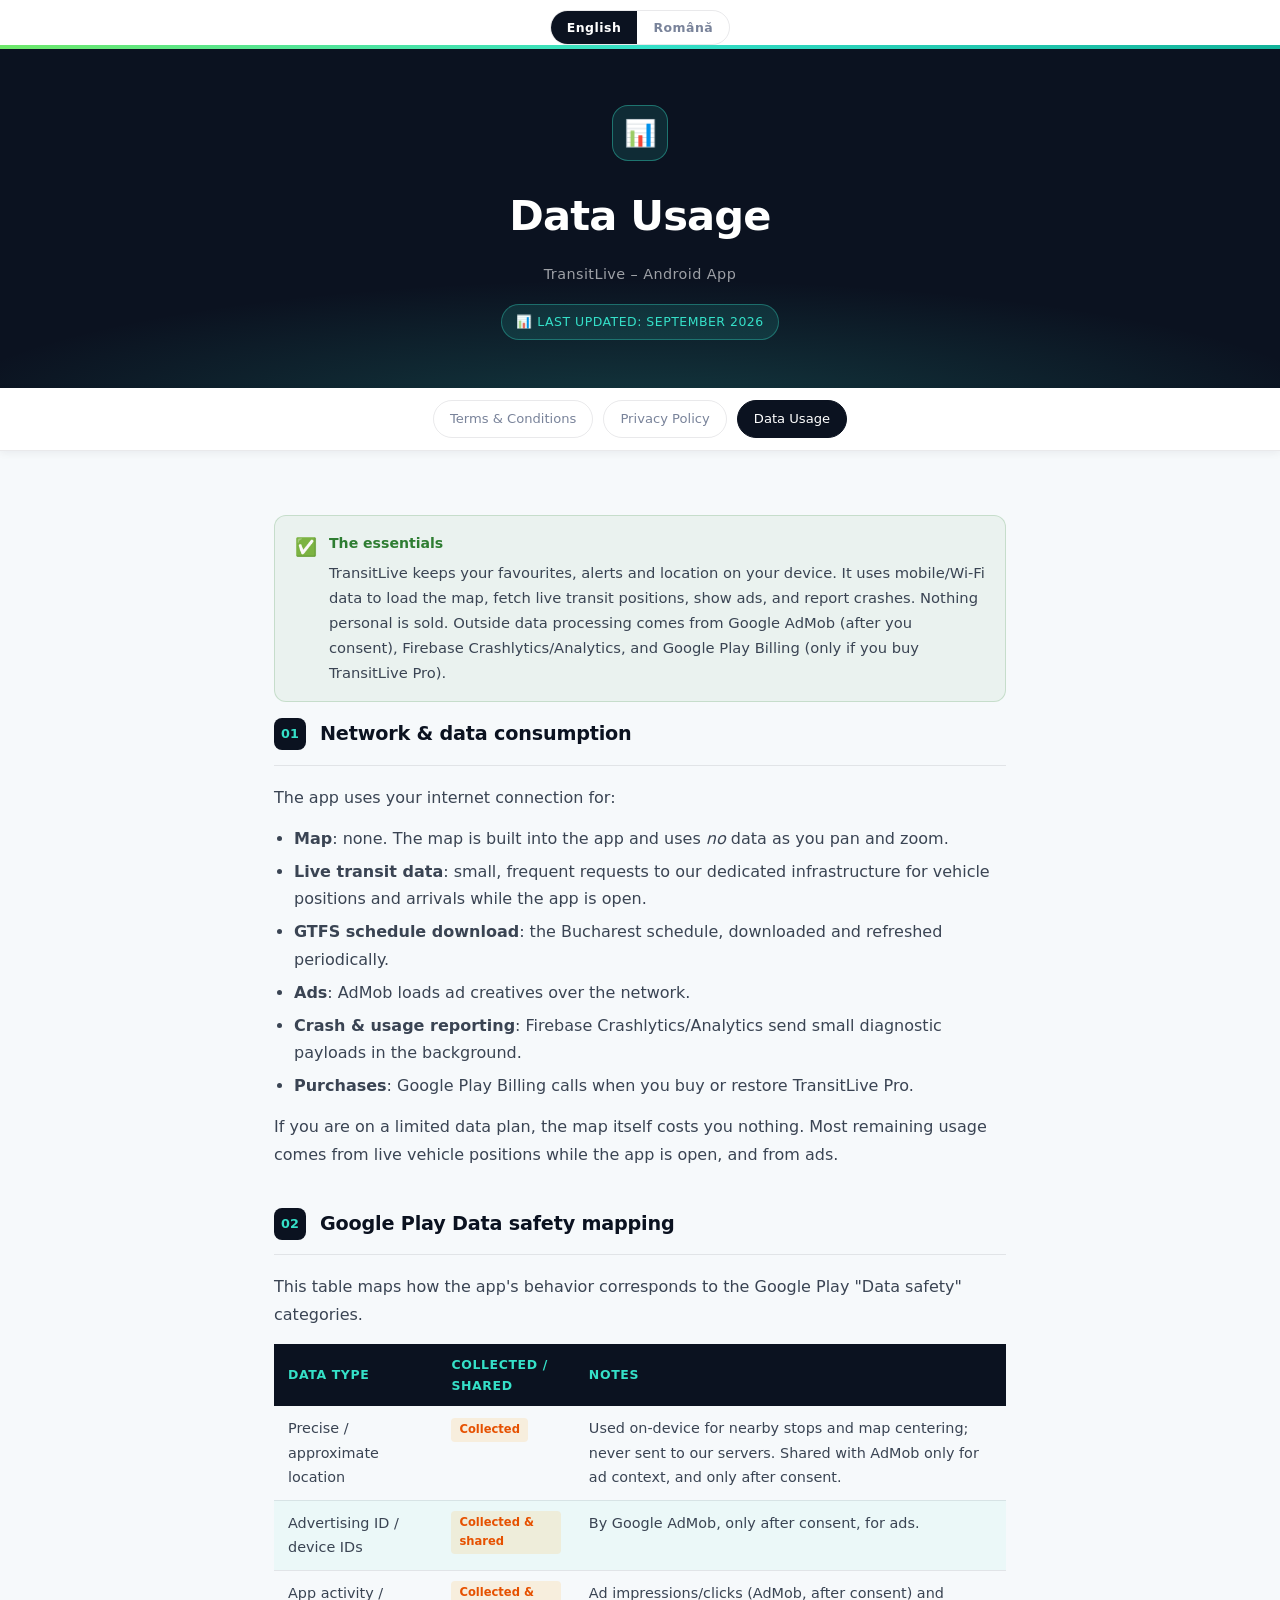
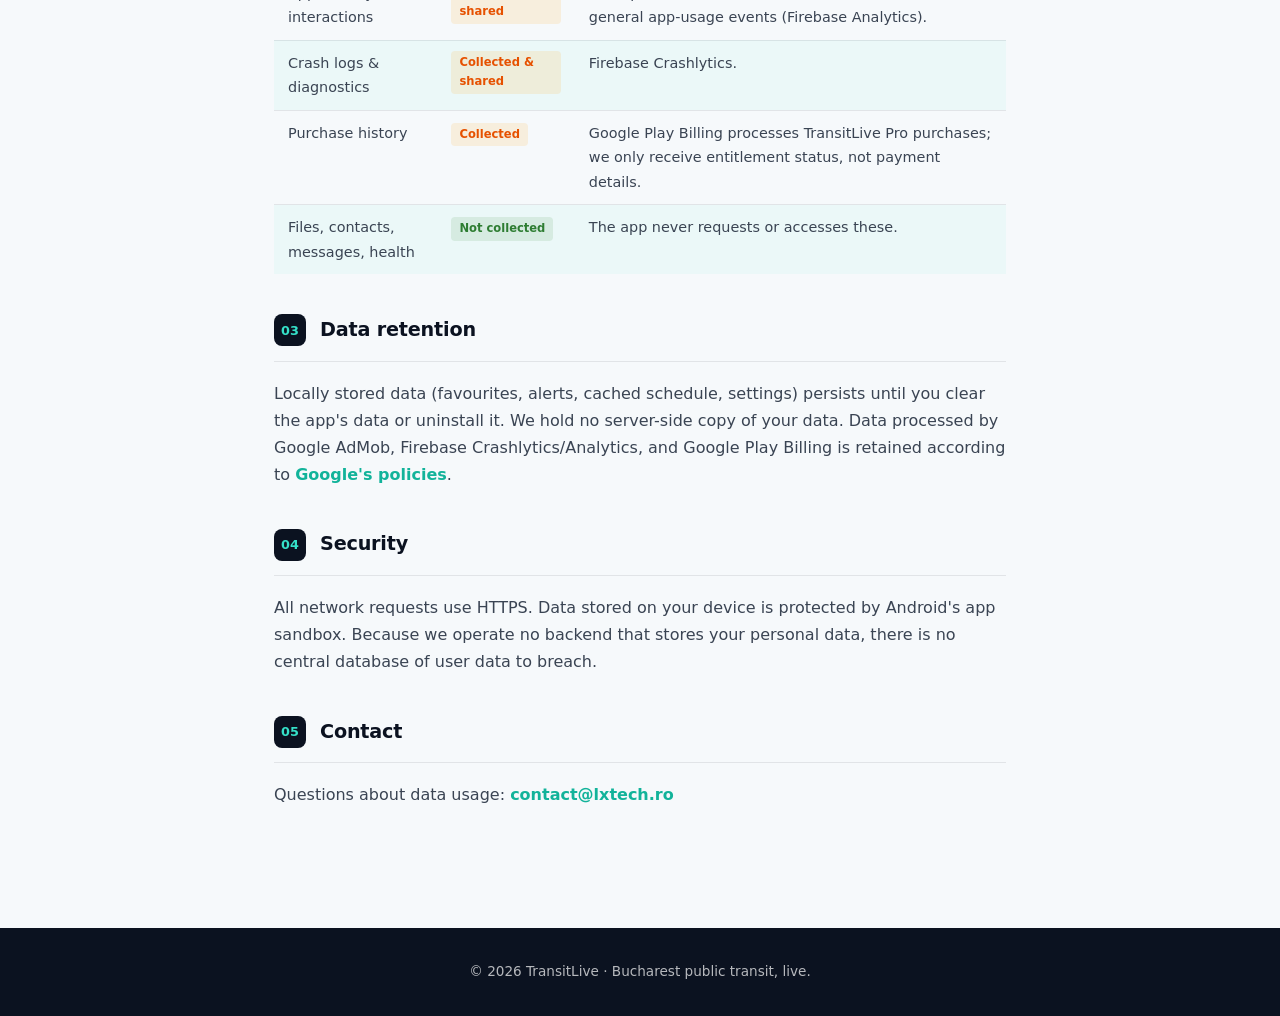
<file: TransitLive/data-usage.html>
<!DOCTYPE html>
<html lang="en">
<head>
    <meta charset="UTF-8">
    <meta name="viewport" content="width=device-width, initial-scale=1.0">
    <title>Data Usage – TransitLive</title>
    <meta name="description" content="How TransitLive uses data and network, and the Google Play Data safety mapping">
    <style>
        :root {
            --navy:#0B1220; --teal:#35E0C8; --teal-dark:#12B39A; --green:#6EE86A;
            --teal-pale:rgba(53,224,200,0.12); --teal-pale2:rgba(53,224,200,0.06);
            --white:#FFFFFF; --off-white:#F6F9FB; --text-main:#0B1220; --text-body:#3A4453;
            --text-muted:#79839A; --border:rgba(11,18,32,0.09);
            --accent-strip:linear-gradient(90deg,#6EE86A 0%,#35E0C8 50%,#12B39A 100%);
        }
        *,*::before,*::after{box-sizing:border-box;margin:0;padding:0;}
        html{scroll-behavior:smooth;}
        body{font-family:system-ui,-apple-system,"Segoe UI",Roboto,sans-serif;font-size:16px;line-height:1.7;color:var(--text-body);background:var(--off-white);}
        .line-strip{height:4px;background:var(--accent-strip);}
        header{background:var(--navy);color:var(--white);padding:56px 24px 48px;text-align:center;position:relative;overflow:hidden;}
        header::before{content:'';position:absolute;inset:0;background:radial-gradient(ellipse 80% 60% at 50% 110%,rgba(53,224,200,0.20) 0%,transparent 70%);pointer-events:none;}
        .header-icon{width:56px;height:56px;border-radius:16px;background:var(--teal-pale);border:1.5px solid rgba(53,224,200,0.4);display:flex;align-items:center;justify-content:center;margin:0 auto 20px;font-size:26px;}
        header h1{font-size:clamp(1.8rem,5vw,2.6rem);font-weight:700;letter-spacing:-0.02em;margin-bottom:10px;}
        .header-meta{font-size:0.9rem;color:rgba(255,255,255,0.6);font-weight:300;letter-spacing:0.03em;}
        .header-badge{display:inline-flex;align-items:center;gap:6px;margin-top:18px;padding:6px 14px;background:var(--teal-pale);border:1px solid rgba(53,224,200,0.35);border-radius:999px;font-size:0.78rem;font-weight:500;color:var(--teal);letter-spacing:0.04em;text-transform:uppercase;}
        .nav-bar{background:var(--white);border-bottom:1px solid var(--border);padding:12px 24px;display:flex;justify-content:center;gap:10px;flex-wrap:wrap;position:sticky;top:0;z-index:100;box-shadow:0 2px 8px rgba(11,18,32,0.06);}
        .nav-bar a{text-decoration:none;font-size:0.82rem;font-weight:500;padding:7px 16px;border-radius:999px;border:1.5px solid var(--border);color:var(--text-muted);transition:all 0.2s;white-space:nowrap;}
        .nav-bar a:hover,.nav-bar a.active{background:var(--navy);border-color:var(--navy);color:var(--white);}
        .container{max-width:780px;margin:0 auto;padding:48px 24px 80px;}
        .section{margin-bottom:40px;scroll-margin-top:80px;}
        .section-header{display:flex;align-items:center;gap:14px;margin-bottom:18px;padding-bottom:14px;border-bottom:1px solid var(--border);}
        .section-num{width:32px;height:32px;border-radius:8px;background:var(--navy);color:var(--teal);display:flex;align-items:center;justify-content:center;font-size:0.8rem;font-weight:700;flex-shrink:0;}
        .section h2{font-size:1.2rem;font-weight:600;color:var(--text-main);letter-spacing:-0.01em;}
        .section p{margin-bottom:14px;} .section p:last-child{margin-bottom:0;}
        .section h3{font-size:1rem;font-weight:600;color:var(--text-main);margin:20px 0 10px;}
        .section ul{padding-left:20px;margin-bottom:14px;} .section li{margin-bottom:6px;}
        .section a{color:var(--teal-dark);text-decoration:none;font-weight:600;} .section a:hover{text-decoration:underline;}
        .data-table{width:100%;border-collapse:collapse;margin:16px 0;font-size:0.9rem;}
        .data-table th{background:var(--navy);color:var(--teal);font-size:0.78rem;font-weight:600;letter-spacing:0.05em;text-transform:uppercase;padding:10px 14px;text-align:left;}
        .data-table td{padding:10px 14px;border-bottom:1px solid var(--border);vertical-align:top;}
        .data-table tr:last-child td{border-bottom:none;} .data-table tr:nth-child(even) td{background:var(--teal-pale2);}
        .tag{display:inline-block;padding:2px 8px;border-radius:4px;font-size:0.72rem;font-weight:600;}
        .tag.yes{background:rgba(255,152,0,0.12);color:#e65100;} .tag.no{background:rgba(56,142,60,0.12);color:#2e7d32;}
        .callout{border-radius:12px;padding:16px 20px;margin:16px 0;display:flex;gap:12px;align-items:flex-start;background:rgba(56,142,60,0.06);border:1px solid rgba(56,142,60,0.2);}
        .callout-icon{font-size:1.1rem;flex-shrink:0;margin-top:1px;}
        .callout-body{flex:1;font-size:0.92rem;} .callout-body strong{display:block;margin-bottom:4px;font-size:0.88rem;font-weight:600;color:#2e7d32;}
        footer{background:var(--navy);color:rgba(255,255,255,0.7);text-align:center;padding:32px 24px;font-size:0.85rem;}
        @media (max-width:600px){.container{padding:32px 16px 60px;}.data-table{font-size:0.82rem;}}
    </style>
<style>
    /* Language toggle: mirrors .nav-bar pill styling so it reads as part of the chrome. */
    .lang-switch { display: flex; justify-content: center; gap: 0; padding: 10px 24px 0; background: var(--white); }
    .lang-switch .lang-group { display: inline-flex; border: 1.5px solid var(--border); border-radius: 999px; overflow: hidden; }
    .lang-switch button { appearance: none; border: 0; background: transparent; cursor: pointer;
        font: inherit; font-size: 0.78rem; font-weight: 600; letter-spacing: 0.04em;
        padding: 6px 16px; color: var(--text-muted); transition: background 0.2s, color 0.2s; }
    .lang-switch button[aria-pressed="true"] { background: var(--navy); color: var(--white); }
    .lang-switch button:focus-visible { outline: 2px solid var(--teal-dark); outline-offset: 2px; }
    /* Only the active language is rendered. */
    [data-lang] { display: none; }
    [data-lang].is-active { display: block; }
</style>
<meta data-title-en="Data Usage – TransitLive" data-title-ro="Utilizarea datelor – TransitLive">
</head>
<body>

<div class="lang-switch">
    <div class="lang-group" role="group" aria-label="Language / Limbă">
        <button type="button" data-set-lang="en" aria-pressed="false">English</button>
        <button type="button" data-set-lang="ro" aria-pressed="false">Română</button>
    </div>
</div>

<div data-lang="en">
<div class="line-strip"></div>

<header>
    <div class="header-icon">📊</div>
    <h1>Data Usage</h1>
    <p class="header-meta">TransitLive – Android App</p>
    <div class="header-badge">📊 Last updated: September 2026</div>
</header>

<nav class="nav-bar">
    <a href="terms.html">Terms &amp; Conditions</a>
    <a href="privacy.html">Privacy Policy</a>
    <a href="data-usage.html" class="active">Data Usage</a>
</nav>

<div class="container">

    <div class="callout">
        <span class="callout-icon">✅</span>
        <div class="callout-body">
            <strong>The essentials</strong>
            TransitLive keeps your favourites, alerts and location on your device. It uses mobile/Wi-Fi data to load the map, fetch live transit positions, show ads, and report crashes. Nothing personal is sold. Outside data processing comes from Google AdMob (after you consent), Firebase Crashlytics/Analytics, and Google Play Billing (only if you buy TransitLive Pro).
        </div>
    </div>

    <section class="section" id="s1">
        <div class="section-header"><div class="section-num">01</div><h2>Network &amp; data consumption</h2></div>
        <p>The app uses your internet connection for:</p>
        <ul>
            <li><strong>Map</strong>: none. The map is built into the app and uses <em>no</em> data as you pan and zoom.</li>
            <li><strong>Live transit data</strong>: small, frequent requests to our dedicated infrastructure for vehicle positions and arrivals while the app is open.</li>
            <li><strong>GTFS schedule download</strong>: the Bucharest schedule, downloaded and refreshed periodically.</li>
            <li><strong>Ads</strong>: AdMob loads ad creatives over the network.</li>
            <li><strong>Crash &amp; usage reporting</strong>: Firebase Crashlytics/Analytics send small diagnostic payloads in the background.</li>
            <li><strong>Purchases</strong>: Google Play Billing calls when you buy or restore TransitLive Pro.</li>
        </ul>
        <p>If you are on a limited data plan, the map itself costs you nothing. Most remaining usage comes from live vehicle positions while the app is open, and from ads.</p>
    </section>

    <section class="section" id="s2">
        <div class="section-header"><div class="section-num">02</div><h2>Google Play Data safety mapping</h2></div>
        <p>This table maps how the app's behavior corresponds to the Google Play "Data safety" categories.</p>
        <table class="data-table">
            <thead><tr><th>Data type</th><th>Collected / shared</th><th>Notes</th></tr></thead>
            <tbody>
                <tr><td>Precise / approximate location</td><td><span class="tag yes">Collected</span></td><td>Used on-device for nearby stops and map centering; never sent to our servers. Shared with AdMob only for ad context, and only after consent.</td></tr>
                <tr><td>Advertising ID / device IDs</td><td><span class="tag yes">Collected &amp; shared</span></td><td>By Google AdMob, only after consent, for ads.</td></tr>
                <tr><td>App activity / interactions</td><td><span class="tag yes">Collected &amp; shared</span></td><td>Ad impressions/clicks (AdMob, after consent) and general app-usage events (Firebase Analytics).</td></tr>
                <tr><td>Crash logs &amp; diagnostics</td><td><span class="tag yes">Collected &amp; shared</span></td><td>Firebase Crashlytics.</td></tr>
                <tr><td>Purchase history</td><td><span class="tag yes">Collected</span></td><td>Google Play Billing processes TransitLive Pro purchases; we only receive entitlement status, not payment details.</td></tr>
                <tr><td>Files, contacts, messages, health</td><td><span class="tag no">Not collected</span></td><td>The app never requests or accesses these.</td></tr>
            </tbody>
        </table>
    </section>

    <section class="section" id="s3">
        <div class="section-header"><div class="section-num">03</div><h2>Data retention</h2></div>
        <p>Locally stored data (favourites, alerts, cached schedule, settings) persists until you clear the app's data or uninstall it. We hold no server-side copy of your data. Data processed by Google AdMob, Firebase Crashlytics/Analytics, and Google Play Billing is retained according to <a href="https://policies.google.com/privacy" target="_blank">Google's policies</a>.</p>
    </section>

    <section class="section" id="s4">
        <div class="section-header"><div class="section-num">04</div><h2>Security</h2></div>
        <p>All network requests use HTTPS. Data stored on your device is protected by Android's app sandbox. Because we operate no backend that stores your personal data, there is no central database of user data to breach.</p>
    </section>

    <section class="section" id="s5">
        <div class="section-header"><div class="section-num">05</div><h2>Contact</h2></div>
        <p>Questions about data usage: <a href="mailto:contact@lxtech.ro">contact@lxtech.ro</a></p>
    </section>

</div>

<footer>© 2026 TransitLive · Bucharest public transit, live.</footer>
</div>

<div data-lang="ro">
<div class="line-strip"></div>

<header>
    <div class="header-icon">📊</div>
    <h1>Utilizarea datelor</h1>
    <p class="header-meta">TransitLive – Aplicație Android</p>
    <div class="header-badge">📊 Ultima actualizare: septembrie 2026</div>
</header>

<nav class="nav-bar">
    <a href="terms.html">Termeni și condiții</a>
    <a href="privacy.html">Politica de confidențialitate</a>
    <a href="data-usage.html" class="active">Utilizarea datelor</a>
</nav>

<div class="container">

    <div class="callout">
        <span class="callout-icon">✅</span>
        <div class="callout-body">
            <strong>Esențialul</strong>
            TransitLive păstrează favoritele, alertele și locația ta pe dispozitiv. Folosește date mobile/Wi-Fi pentru a încărca harta, a prelua pozițiile în timp real, a afișa reclame și a raporta erorile. Nu se vinde nimic din datele tale personale. Prelucrarea externă a datelor este realizată de Google AdMob (după ce îți dai consimțământul), Firebase Crashlytics/Analytics și Google Play Billing (doar dacă achiziționezi TransitLive Pro).
        </div>
    </div>

    <section class="section" id="s1">
        <div class="section-header"><div class="section-num">01</div><h2>Rețea și consum de date</h2></div>
        <p>Aplicația îți folosește conexiunea la internet pentru:</p>
        <ul>
            <li><strong>Hartă</strong>: deloc. Harta este inclusă în aplicație și <em>nu</em> consumă date când o deplasezi sau o mărești.</li>
            <li><strong>Date de transport în timp real</strong>: cereri mici și frecvente către infrastructura noastră dedicată, pentru pozițiile vehiculelor și sosiri, cât timp aplicația este deschisă.</li>
            <li><strong>Descărcarea orarului GTFS</strong>: orarul Bucureștiului, descărcat și actualizat periodic.</li>
            <li><strong>Reclame</strong>: AdMob încarcă materialele publicitare prin rețea.</li>
            <li><strong>Raportarea erorilor și a utilizării</strong>: Firebase Crashlytics/Analytics trimit în fundal pachete mici de date de diagnostic.</li>
            <li><strong>Achiziții</strong>: apeluri către Google Play Billing atunci când cumperi sau restaurezi TransitLive Pro.</li>
        </ul>
        <p>Dacă ai un abonament de date limitat, harta în sine nu te costă nimic. Cea mai mare parte a consumului rămas provine din pozițiile vehiculelor în timp real, cât timp aplicația este deschisă, și din reclame.</p>
    </section>

    <section class="section" id="s2">
        <div class="section-header"><div class="section-num">02</div><h2>Corespondența cu secțiunea „Siguranța datelor" din Google Play</h2></div>
        <p>Acest tabel arată cum se raportează comportamentul aplicației la categoriile „Siguranța datelor" din Google Play.</p>
        <table class="data-table">
            <thead><tr><th>Tip de date</th><th>Colectate / partajate</th><th>Observații</th></tr></thead>
            <tbody>
                <tr><td>Locație precisă / aproximativă</td><td><span class="tag yes">Colectate</span></td><td>Folosite pe dispozitiv pentru stațiile din apropiere și centrarea hărții; nu sunt trimise niciodată către serverele noastre. Partajate cu AdMob doar pentru contextul reclamelor și numai după consimțământ.</td></tr>
                <tr><td>ID de publicitate / ID-uri de dispozitiv</td><td><span class="tag yes">Colectate și partajate</span></td><td>De către Google AdMob, doar după consimțământ, pentru reclame.</td></tr>
                <tr><td>Activitate în aplicație / interacțiuni</td><td><span class="tag yes">Colectate și partajate</span></td><td>Afișări/clicuri pe reclame (AdMob, după consimțământ) și evenimente generale de utilizare a aplicației (Firebase Analytics).</td></tr>
                <tr><td>Jurnale de erori și diagnostice</td><td><span class="tag yes">Colectate și partajate</span></td><td>Firebase Crashlytics.</td></tr>
                <tr><td>Istoricul achizițiilor</td><td><span class="tag yes">Colectate</span></td><td>Google Play Billing procesează achizițiile TransitLive Pro; noi primim doar statusul dreptului de acces, nu și datele de plată.</td></tr>
                <tr><td>Fișiere, contacte, mesaje, sănătate</td><td><span class="tag no">Necolectate</span></td><td>Aplicația nu solicită și nu accesează niciodată aceste date.</td></tr>
            </tbody>
        </table>
    </section>

    <section class="section" id="s3">
        <div class="section-header"><div class="section-num">03</div><h2>Păstrarea datelor</h2></div>
        <p>Datele stocate local (favorite, alerte, orar în cache, setări) rămân până când ștergi datele aplicației sau o dezinstalezi. Nu păstrăm nicio copie a datelor tale pe server. Datele prelucrate de Google AdMob, Firebase Crashlytics/Analytics și Google Play Billing sunt păstrate conform <a href="https://policies.google.com/privacy" target="_blank">politicilor Google</a>.</p>
    </section>

    <section class="section" id="s4">
        <div class="section-header"><div class="section-num">04</div><h2>Securitate</h2></div>
        <p>Toate cererile de rețea folosesc HTTPS. Datele stocate pe dispozitivul tău sunt protejate de mediul izolat (sandbox) al aplicațiilor Android. Deoarece nu operăm niciun server care să stocheze datele tale personale, nu există o bază de date centrală a utilizatorilor care ar putea fi compromisă.</p>
    </section>

    <section class="section" id="s5">
        <div class="section-header"><div class="section-num">05</div><h2>Contact</h2></div>
        <p>Întrebări despre utilizarea datelor: <a href="mailto:contact@lxtech.ro">contact@lxtech.ro</a></p>
    </section>

</div>

<footer>© 2026 TransitLive · Transportul public din București, în timp real.</footer>
</div>

<script>
(function () {
    // Default to Romanian only when the browser's language is Romanian; anything
    // else (including no preference) falls back to English. A previous explicit
    // choice on any of these pages wins over detection.
    var LANGS = ['en', 'ro'];
    var KEY = 'transitlive-policy-lang';

    function detect() {
        var saved;
        try { saved = localStorage.getItem(KEY); } catch (e) { /* private mode */ }
        if (LANGS.indexOf(saved) !== -1) return saved;

        var prefs = navigator.languages || [navigator.language || ''];
        for (var i = 0; i < prefs.length; i++) {
            var tag = String(prefs[i]).toLowerCase();
            if (tag === 'ro' || tag.indexOf('ro-') === 0) return 'ro';
        }
        return 'en';
    }

    function apply(lang, persist) {
        var blocks = document.querySelectorAll('[data-lang]');
        for (var i = 0; i < blocks.length; i++) {
            blocks[i].classList.toggle('is-active', blocks[i].getAttribute('data-lang') === lang);
        }
        var buttons = document.querySelectorAll('[data-set-lang]');
        for (var j = 0; j < buttons.length; j++) {
            buttons[j].setAttribute('aria-pressed',
                buttons[j].getAttribute('data-set-lang') === lang ? 'true' : 'false');
        }
        document.documentElement.lang = lang;
        var title = document.querySelector('[data-title-' + lang + ']');
        if (title) document.title = title.getAttribute('data-title-' + lang);
        if (persist) {
            try { localStorage.setItem(KEY, lang); } catch (e) { /* private mode */ }
        }
    }

    document.addEventListener('click', function (ev) {
        var btn = ev.target.closest ? ev.target.closest('[data-set-lang]') : null;
        if (!btn) return;
        apply(btn.getAttribute('data-set-lang'), true);
    });

    apply(detect(), false);
})();
</script>

</body>
</html>
</file>
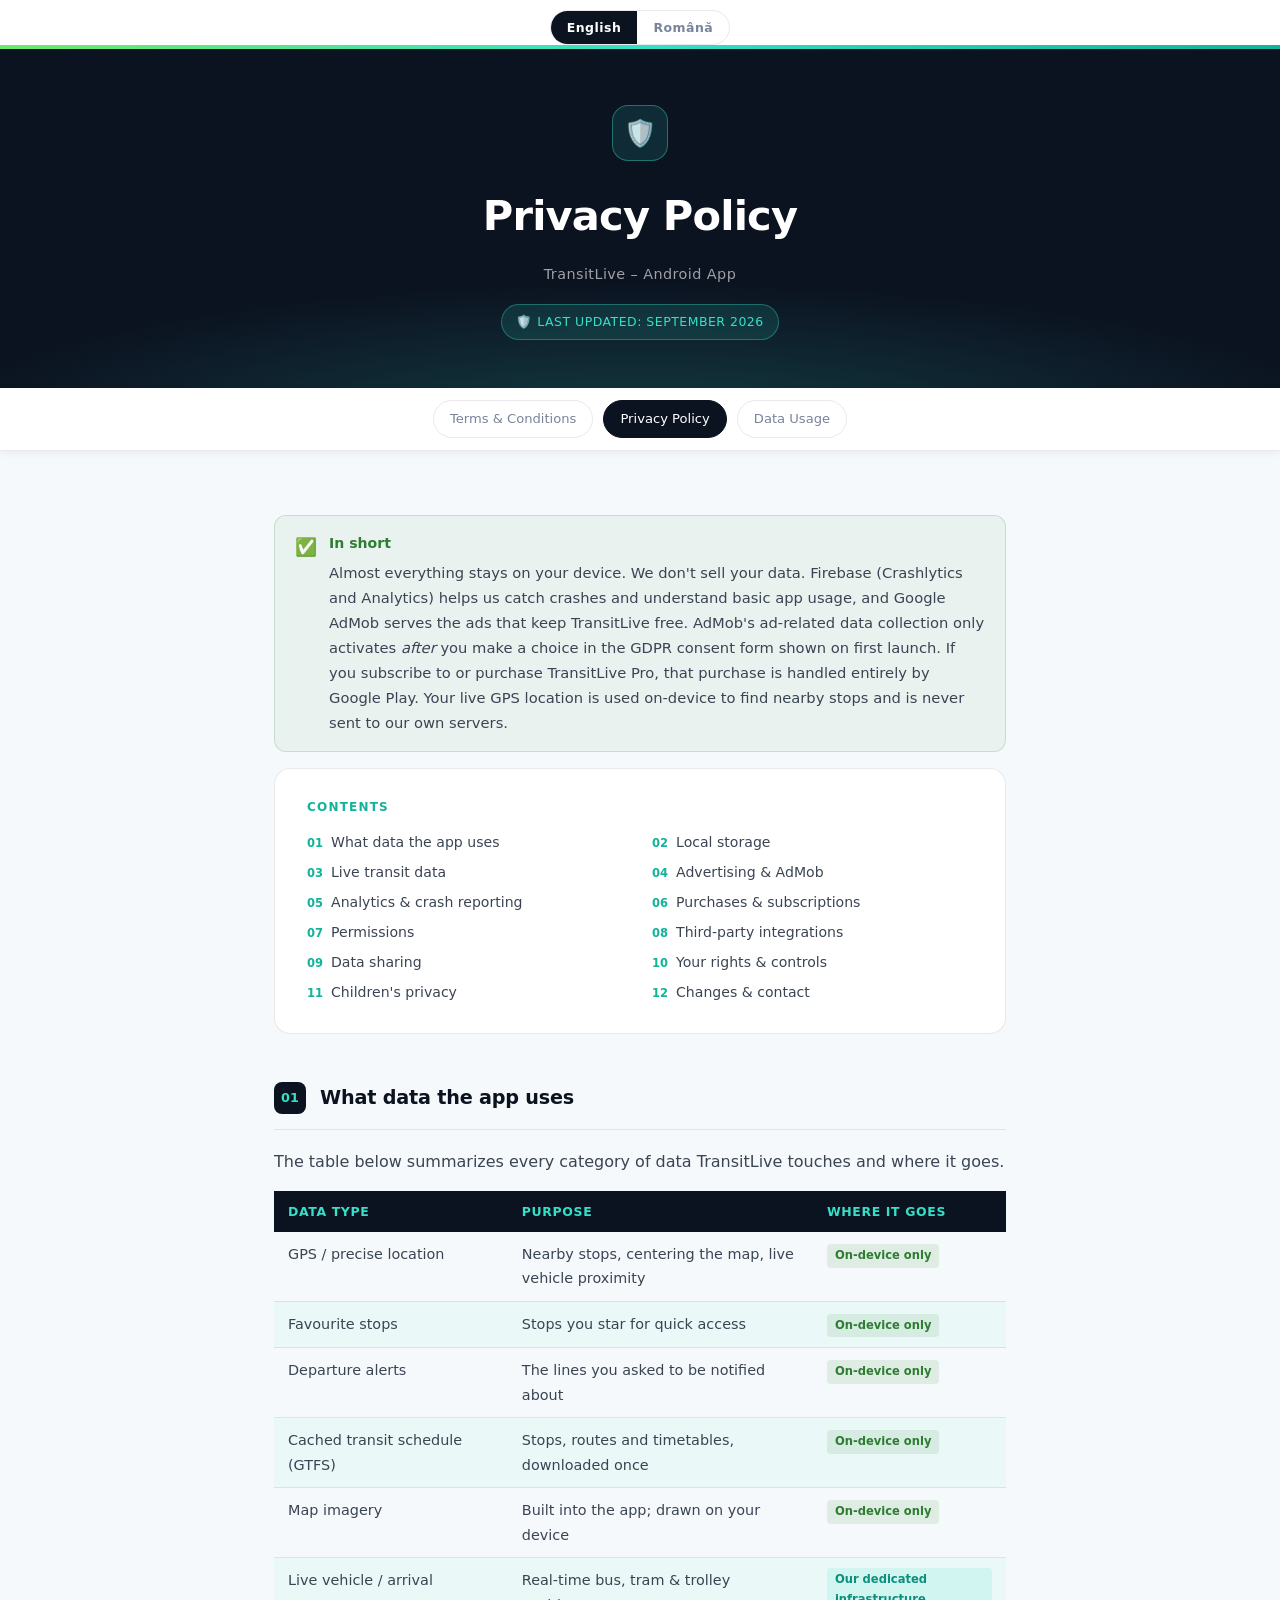
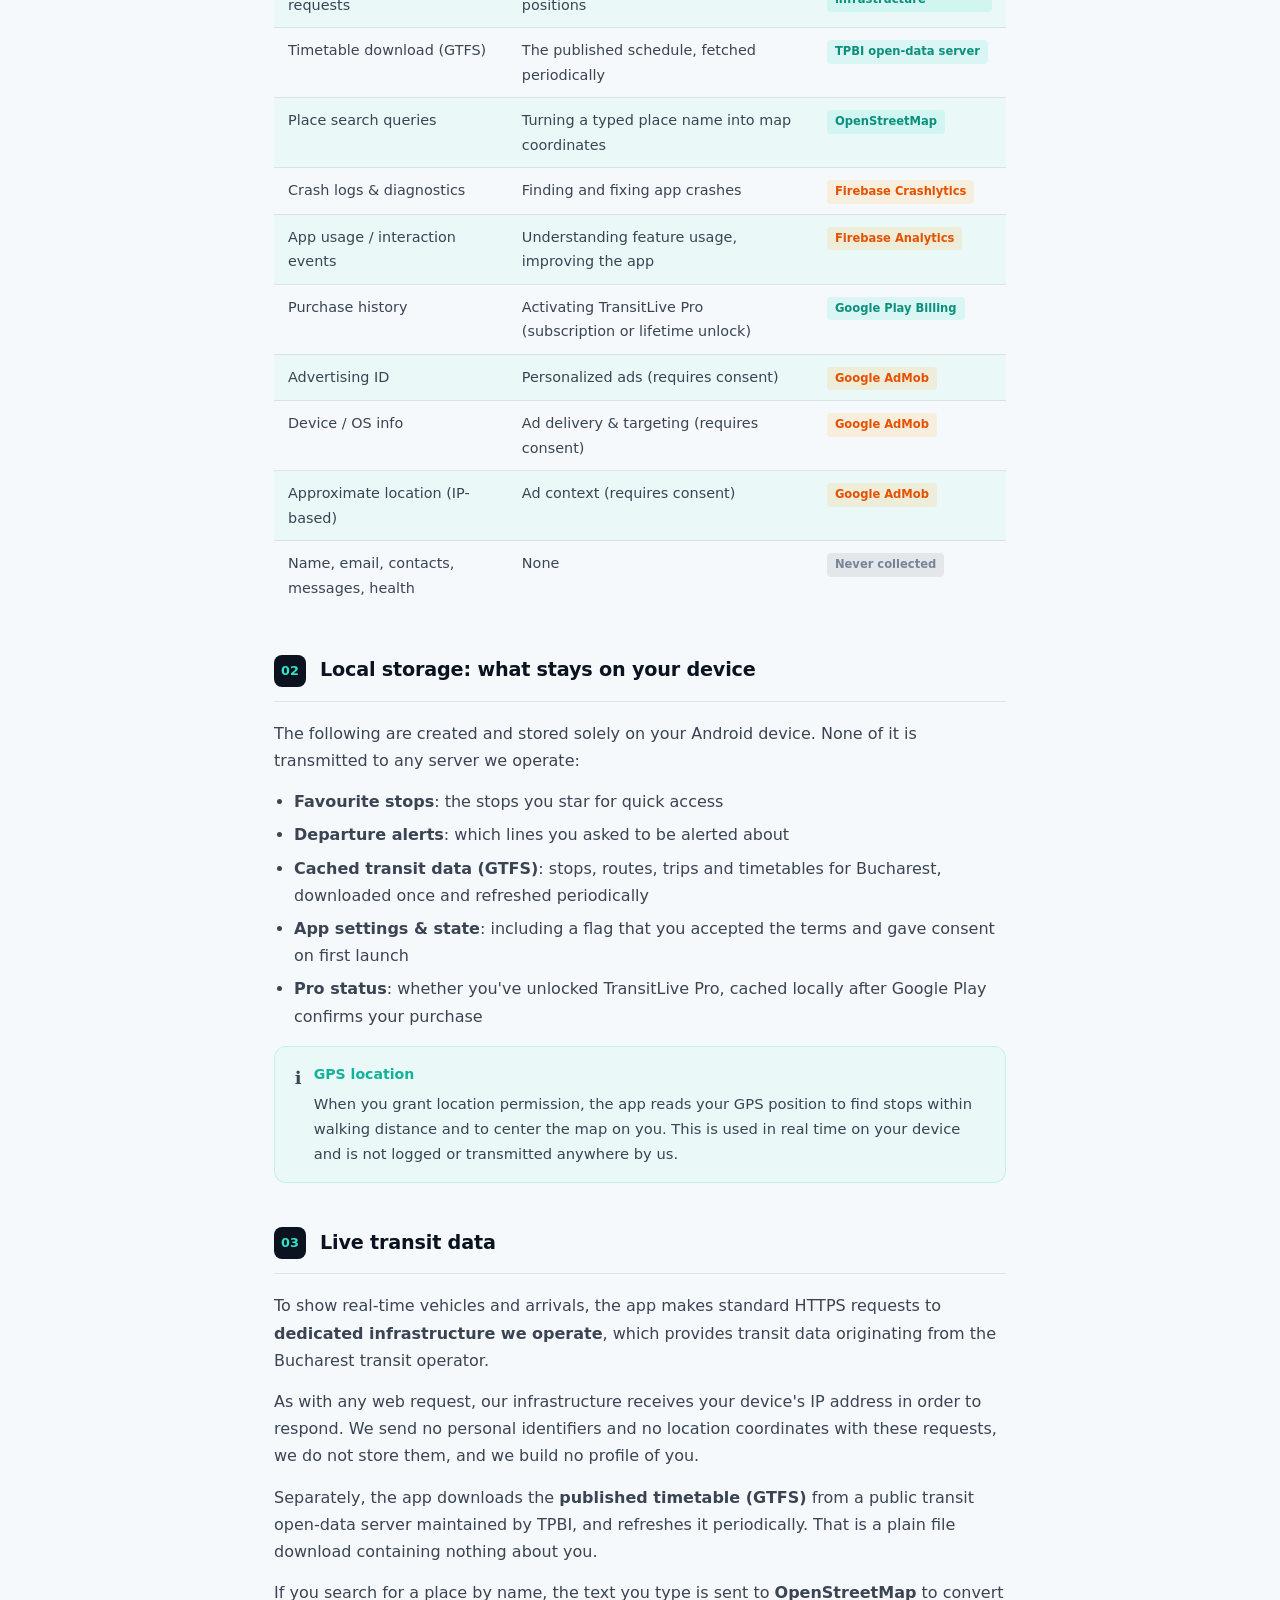
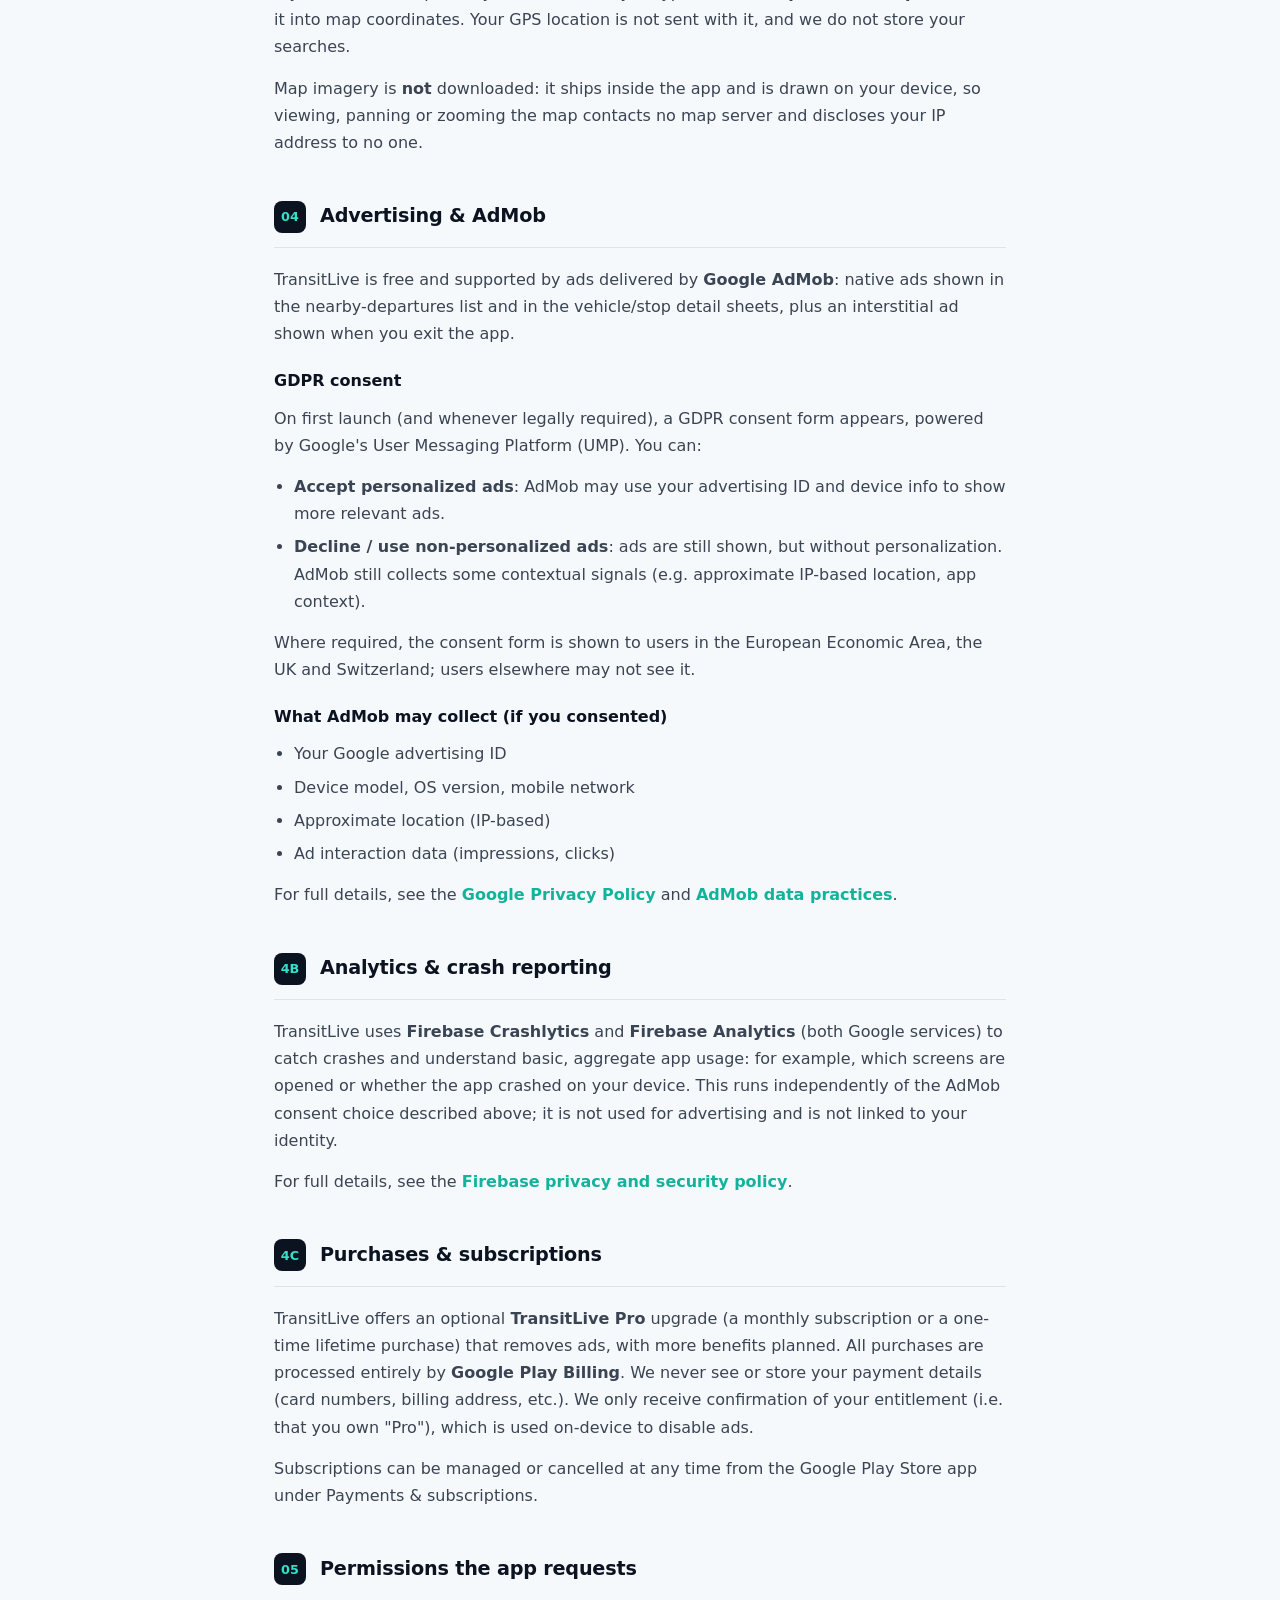
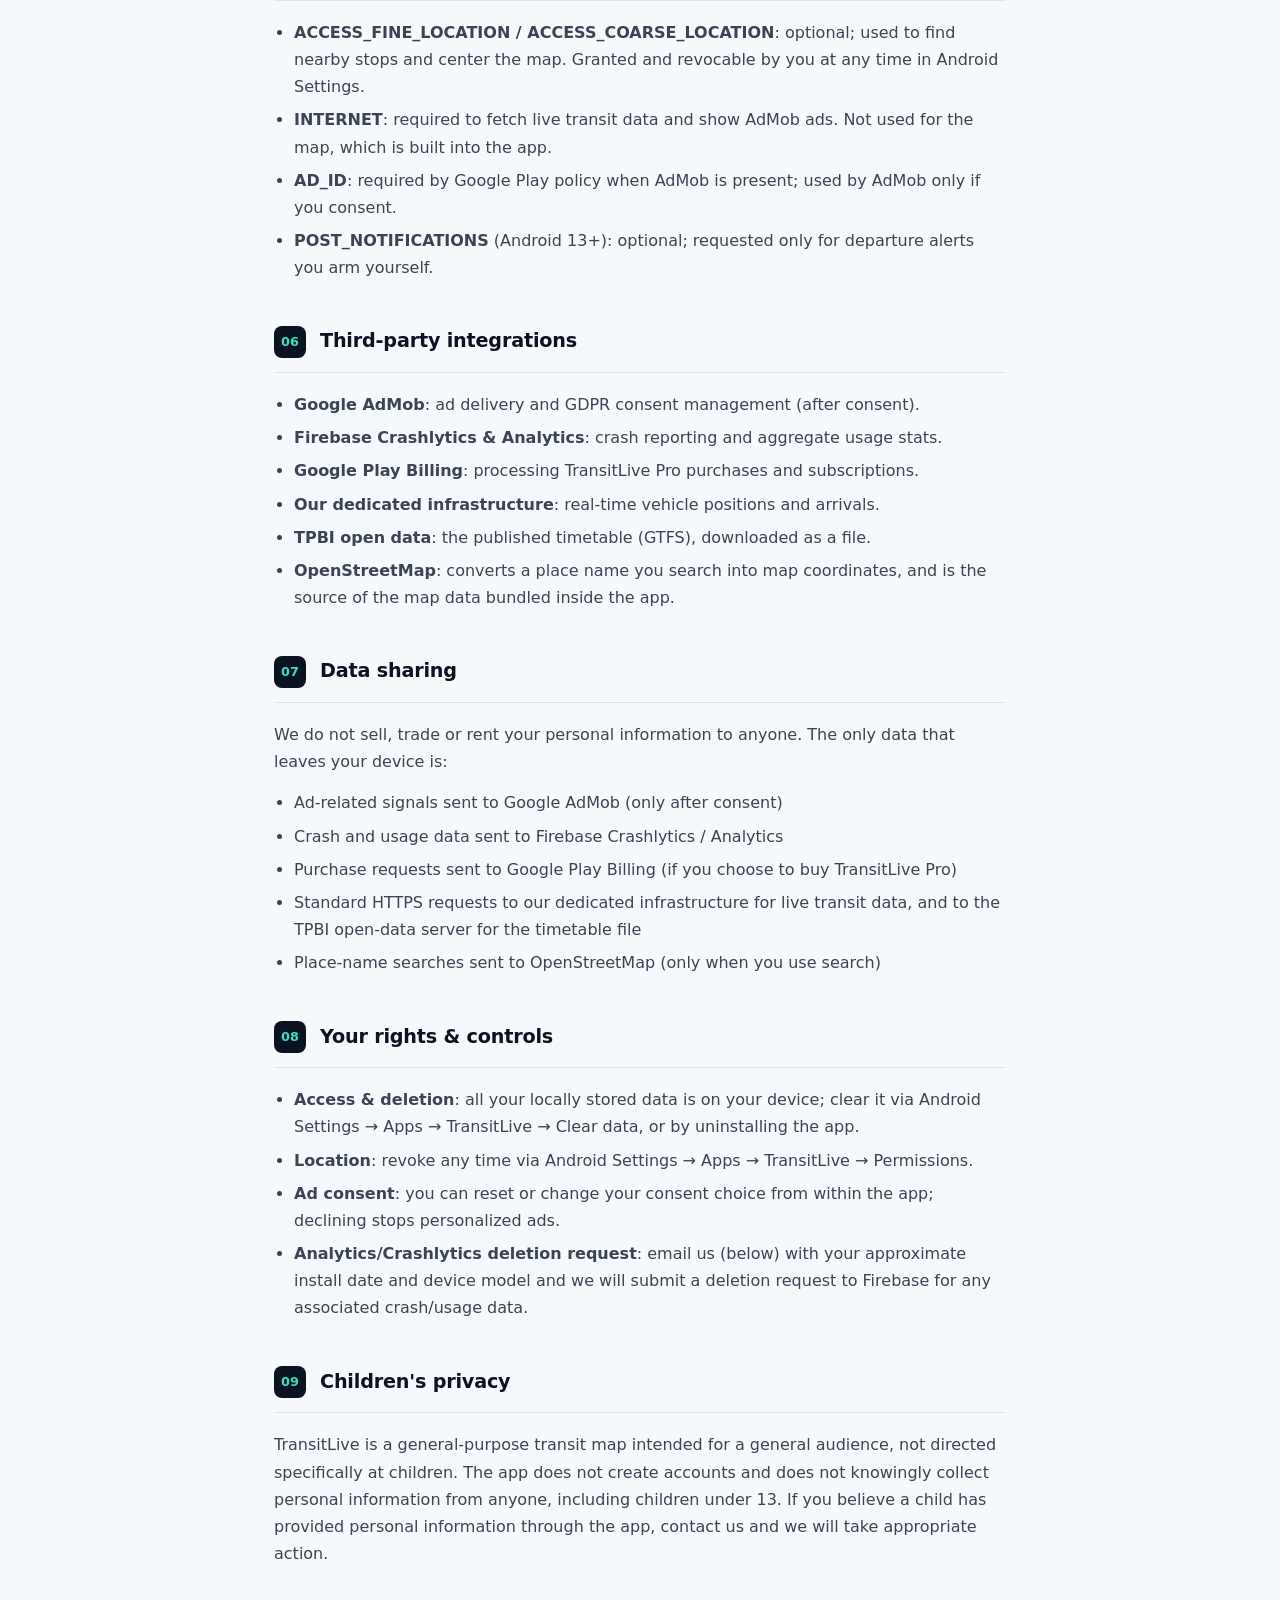
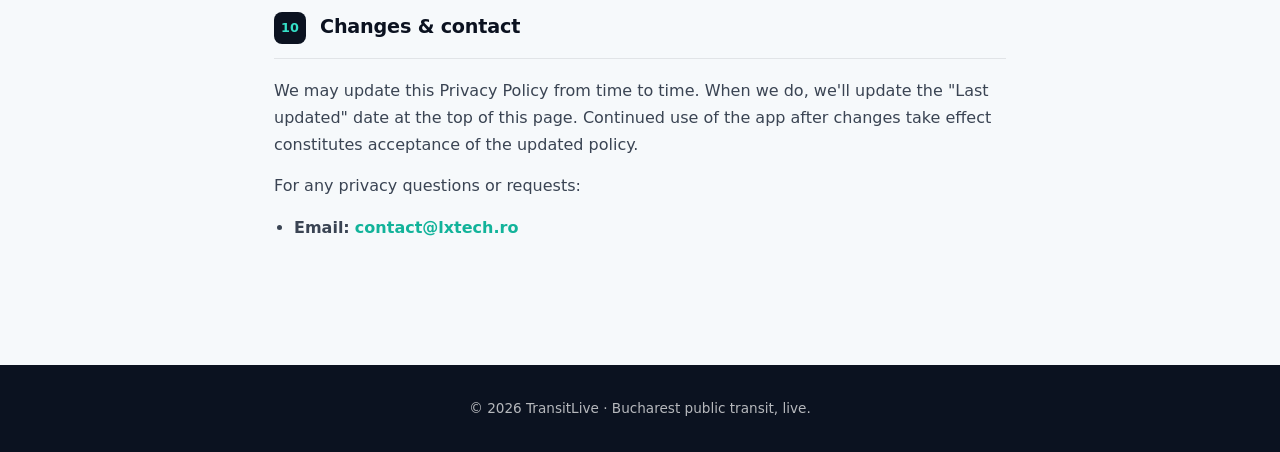
<file: TransitLive/privacy.html>
<!DOCTYPE html>
<html lang="en">
<head>
    <meta charset="UTF-8">
    <meta name="viewport" content="width=device-width, initial-scale=1.0">
    <title>Privacy Policy – TransitLive</title>
    <meta name="description" content="Privacy Policy for the TransitLive Android app">
    <style>
        :root {
            --navy:       #0B1220;
            --navy-mid:   #101B2E;
            --navy-light: #16233B;
            --teal:       #35E0C8;
            --teal-dark:  #12B39A;
            --green:      #6EE86A;
            --teal-pale:  rgba(53,224,200,0.12);
            --teal-pale2: rgba(53,224,200,0.06);
            --white:      #FFFFFF;
            --off-white:  #F6F9FB;
            --text-main:  #0B1220;
            --text-body:  #3A4453;
            --text-muted: #79839A;
            --border:     rgba(11,18,32,0.09);
            --accent-strip: linear-gradient(90deg, #6EE86A 0%, #35E0C8 50%, #12B39A 100%);
        }
        *, *::before, *::after { box-sizing: border-box; margin: 0; padding: 0; }
        html { scroll-behavior: smooth; }
        body { font-family: system-ui, -apple-system, "Segoe UI", Roboto, sans-serif; font-size: 16px; line-height: 1.7; color: var(--text-body); background: var(--off-white); }
        .line-strip { height: 4px; background: var(--accent-strip); }
        header { background: var(--navy); color: var(--white); padding: 56px 24px 48px; text-align: center; position: relative; overflow: hidden; }
        header::before { content: ''; position: absolute; inset: 0; background: radial-gradient(ellipse 80% 60% at 50% 110%, rgba(53,224,200,0.20) 0%, transparent 70%); pointer-events: none; }
        .header-icon { width: 56px; height: 56px; border-radius: 16px; background: var(--teal-pale); border: 1.5px solid rgba(53,224,200,0.4); display: flex; align-items: center; justify-content: center; margin: 0 auto 20px; font-size: 26px; }
        header h1 { font-size: clamp(1.8rem, 5vw, 2.6rem); font-weight: 700; letter-spacing: -0.02em; margin-bottom: 10px; }
        .header-meta { font-size: 0.9rem; color: rgba(255,255,255,0.6); font-weight: 300; letter-spacing: 0.03em; }
        .header-badge { display: inline-flex; align-items: center; gap: 6px; margin-top: 18px; padding: 6px 14px; background: var(--teal-pale); border: 1px solid rgba(53,224,200,0.35); border-radius: 999px; font-size: 0.78rem; font-weight: 500; color: var(--teal); letter-spacing: 0.04em; text-transform: uppercase; }
        .nav-bar { background: var(--white); border-bottom: 1px solid var(--border); padding: 12px 24px; display: flex; justify-content: center; gap: 10px; flex-wrap: wrap; position: sticky; top: 0; z-index: 100; box-shadow: 0 2px 8px rgba(11,18,32,0.06); }
        .nav-bar a { text-decoration: none; font-size: 0.82rem; font-weight: 500; padding: 7px 16px; border-radius: 999px; border: 1.5px solid var(--border); color: var(--text-muted); transition: all 0.2s; white-space: nowrap; }
        .nav-bar a:hover, .nav-bar a.active { background: var(--navy); border-color: var(--navy); color: var(--white); }
        .container { max-width: 780px; margin: 0 auto; padding: 48px 24px 80px; }
        .toc { background: var(--white); border: 1px solid var(--border); border-radius: 16px; padding: 28px 32px; margin-bottom: 48px; }
        .toc-title { font-size: 0.75rem; font-weight: 600; letter-spacing: 0.1em; text-transform: uppercase; color: var(--teal-dark); margin-bottom: 14px; }
        .toc ol { list-style: none; display: grid; grid-template-columns: 1fr 1fr; gap: 6px 24px; counter-reset: toc-item; }
        .toc li { counter-increment: toc-item; }
        .toc a { text-decoration: none; color: var(--text-body); font-size: 0.88rem; display: flex; align-items: baseline; gap: 8px; transition: color 0.15s; }
        .toc a::before { content: counter(toc-item, decimal-leading-zero); font-size: 0.72rem; font-weight: 700; color: var(--teal-dark); flex-shrink: 0; }
        .toc a:hover { color: var(--navy); }
        @media (max-width: 520px) { .toc ol { grid-template-columns: 1fr; } }
        .section { margin-bottom: 44px; scroll-margin-top: 80px; }
        .section-header { display: flex; align-items: center; gap: 14px; margin-bottom: 18px; padding-bottom: 14px; border-bottom: 1px solid var(--border); }
        .section-num { width: 32px; height: 32px; border-radius: 8px; background: var(--navy); color: var(--teal); display: flex; align-items: center; justify-content: center; font-size: 0.8rem; font-weight: 700; flex-shrink: 0; }
        .section h2 { font-size: 1.2rem; font-weight: 600; color: var(--text-main); letter-spacing: -0.01em; }
        .section p { margin-bottom: 14px; }
        .section p:last-child { margin-bottom: 0; }
        .section h3 { font-size: 1rem; font-weight: 600; color: var(--text-main); margin: 20px 0 10px; }
        .section ul, .section ol { padding-left: 20px; margin-bottom: 14px; }
        .section li { margin-bottom: 6px; }
        .section a { color: var(--teal-dark); text-decoration: none; font-weight: 600; }
        .section a:hover { text-decoration: underline; }
        .callout { border-radius: 12px; padding: 16px 20px; margin: 16px 0; display: flex; gap: 12px; align-items: flex-start; }
        .callout-icon { font-size: 1.1rem; flex-shrink: 0; margin-top: 1px; }
        .callout-body { flex: 1; font-size: 0.92rem; }
        .callout-body strong { display: block; margin-bottom: 4px; font-size: 0.88rem; font-weight: 600; }
        .callout.info  { background: var(--teal-pale2); border: 1px solid rgba(53,224,200,0.22); }
        .callout.info  .callout-body strong { color: var(--teal-dark); }
        .callout.good  { background: rgba(56,142,60,0.06); border: 1px solid rgba(56,142,60,0.2); }
        .callout.good  .callout-body strong { color: #2e7d32; }
        .data-table { width: 100%; border-collapse: collapse; margin: 16px 0; font-size: 0.9rem; }
        .data-table th { background: var(--navy); color: var(--teal); font-size: 0.78rem; font-weight: 600; letter-spacing: 0.05em; text-transform: uppercase; padding: 10px 14px; text-align: left; }
        .data-table td { padding: 10px 14px; border-bottom: 1px solid var(--border); vertical-align: top; }
        .data-table tr:last-child td { border-bottom: none; }
        .data-table tr:nth-child(even) td { background: var(--teal-pale2); }
        .tag { display: inline-block; padding: 2px 8px; border-radius: 4px; font-size: 0.72rem; font-weight: 600; }
        .tag.local  { background: rgba(56,142,60,0.12); color: #2e7d32; }
        .tag.admob  { background: rgba(255,152,0,0.12); color: #e65100; }
        .tag.third  { background: rgba(53,224,200,0.14); color: #0c8f7c; }
        .tag.never  { background: rgba(11,18,32,0.08); color: #79839a; }
        footer { background: var(--navy); color: rgba(255,255,255,0.7); text-align: center; padding: 32px 24px; font-size: 0.85rem; }
        @media (max-width: 600px) { .container { padding: 32px 16px 60px; } .toc { padding: 20px; } .data-table { font-size: 0.82rem; } }
    </style>
<style>
    /* Language toggle: mirrors .nav-bar pill styling so it reads as part of the chrome. */
    .lang-switch { display: flex; justify-content: center; gap: 0; padding: 10px 24px 0; background: var(--white); }
    .lang-switch .lang-group { display: inline-flex; border: 1.5px solid var(--border); border-radius: 999px; overflow: hidden; }
    .lang-switch button { appearance: none; border: 0; background: transparent; cursor: pointer;
        font: inherit; font-size: 0.78rem; font-weight: 600; letter-spacing: 0.04em;
        padding: 6px 16px; color: var(--text-muted); transition: background 0.2s, color 0.2s; }
    .lang-switch button[aria-pressed="true"] { background: var(--navy); color: var(--white); }
    .lang-switch button:focus-visible { outline: 2px solid var(--teal-dark); outline-offset: 2px; }
    /* Only the active language is rendered. */
    [data-lang] { display: none; }
    [data-lang].is-active { display: block; }
</style>
<meta data-title-en="Privacy Policy – TransitLive" data-title-ro="Politica de confidențialitate – TransitLive">
</head>
<body>

<div class="lang-switch">
    <div class="lang-group" role="group" aria-label="Language / Limbă">
        <button type="button" data-set-lang="en" aria-pressed="false">English</button>
        <button type="button" data-set-lang="ro" aria-pressed="false">Română</button>
    </div>
</div>

<div data-lang="en">
<div class="line-strip"></div>

<header>
    <div class="header-icon">🛡️</div>
    <h1>Privacy Policy</h1>
    <p class="header-meta">TransitLive – Android App</p>
    <div class="header-badge">🛡️ Last updated: September 2026</div>
</header>

<nav class="nav-bar">
    <a href="terms.html">Terms &amp; Conditions</a>
    <a href="privacy.html" class="active">Privacy Policy</a>
    <a href="data-usage.html">Data Usage</a>
</nav>

<div class="container">

    <div class="callout good">
        <span class="callout-icon">✅</span>
        <div class="callout-body">
            <strong>In short</strong>
            Almost everything stays on your device. We don't sell your data. Firebase (Crashlytics and Analytics) helps us catch crashes and understand basic app usage, and Google AdMob serves the ads that keep TransitLive free. AdMob's ad-related data collection only activates <em>after</em> you make a choice in the GDPR consent form shown on first launch. If you subscribe to or purchase TransitLive Pro, that purchase is handled entirely by Google Play. Your live GPS location is used on-device to find nearby stops and is never sent to our own servers.
        </div>
    </div>

    <div class="toc">
        <p class="toc-title">Contents</p>
        <ol>
            <li><a href="#s1">What data the app uses</a></li>
            <li><a href="#s2">Local storage</a></li>
            <li><a href="#s3">Live transit data</a></li>
            <li><a href="#s4">Advertising &amp; AdMob</a></li>
            <li><a href="#s4b">Analytics &amp; crash reporting</a></li>
            <li><a href="#s4c">Purchases &amp; subscriptions</a></li>
            <li><a href="#s5">Permissions</a></li>
            <li><a href="#s6">Third-party integrations</a></li>
            <li><a href="#s7">Data sharing</a></li>
            <li><a href="#s8">Your rights &amp; controls</a></li>
            <li><a href="#s9">Children's privacy</a></li>
            <li><a href="#s10">Changes &amp; contact</a></li>
        </ol>
    </div>

    <section class="section" id="s1">
        <div class="section-header"><div class="section-num">01</div><h2>What data the app uses</h2></div>
        <p>The table below summarizes every category of data TransitLive touches and where it goes.</p>
        <table class="data-table">
            <thead><tr><th>Data type</th><th>Purpose</th><th>Where it goes</th></tr></thead>
            <tbody>
                <tr><td>GPS / precise location</td><td>Nearby stops, centering the map, live vehicle proximity</td><td><span class="tag local">On-device only</span></td></tr>
                <tr><td>Favourite stops</td><td>Stops you star for quick access</td><td><span class="tag local">On-device only</span></td></tr>
                <tr><td>Departure alerts</td><td>The lines you asked to be notified about</td><td><span class="tag local">On-device only</span></td></tr>
                <tr><td>Cached transit schedule (GTFS)</td><td>Stops, routes and timetables, downloaded once</td><td><span class="tag local">On-device only</span></td></tr>
                <tr><td>Map imagery</td><td>Built into the app; drawn on your device</td><td><span class="tag local">On-device only</span></td></tr>
                <tr><td>Live vehicle / arrival requests</td><td>Real-time bus, tram &amp; trolley positions</td><td><span class="tag third">Our dedicated infrastructure</span></td></tr>
                <tr><td>Timetable download (GTFS)</td><td>The published schedule, fetched periodically</td><td><span class="tag third">TPBI open-data server</span></td></tr>
                <tr><td>Place search queries</td><td>Turning a typed place name into map coordinates</td><td><span class="tag third">OpenStreetMap</span></td></tr>
                <tr><td>Crash logs &amp; diagnostics</td><td>Finding and fixing app crashes</td><td><span class="tag admob">Firebase Crashlytics</span></td></tr>
                <tr><td>App usage / interaction events</td><td>Understanding feature usage, improving the app</td><td><span class="tag admob">Firebase Analytics</span></td></tr>
                <tr><td>Purchase history</td><td>Activating TransitLive Pro (subscription or lifetime unlock)</td><td><span class="tag third">Google Play Billing</span></td></tr>
                <tr><td>Advertising ID</td><td>Personalized ads (requires consent)</td><td><span class="tag admob">Google AdMob</span></td></tr>
                <tr><td>Device / OS info</td><td>Ad delivery &amp; targeting (requires consent)</td><td><span class="tag admob">Google AdMob</span></td></tr>
                <tr><td>Approximate location (IP-based)</td><td>Ad context (requires consent)</td><td><span class="tag admob">Google AdMob</span></td></tr>
                <tr><td>Name, email, contacts, messages, health</td><td>None</td><td><span class="tag never">Never collected</span></td></tr>
            </tbody>
        </table>
    </section>

    <section class="section" id="s2">
        <div class="section-header"><div class="section-num">02</div><h2>Local storage: what stays on your device</h2></div>
        <p>The following are created and stored solely on your Android device. None of it is transmitted to any server we operate:</p>
        <ul>
            <li><strong>Favourite stops</strong>: the stops you star for quick access</li>
            <li><strong>Departure alerts</strong>: which lines you asked to be alerted about</li>
            <li><strong>Cached transit data (GTFS)</strong>: stops, routes, trips and timetables for Bucharest, downloaded once and refreshed periodically</li>
            <li><strong>App settings &amp; state</strong>: including a flag that you accepted the terms and gave consent on first launch</li>
            <li><strong>Pro status</strong>: whether you've unlocked TransitLive Pro, cached locally after Google Play confirms your purchase</li>
        </ul>
        <div class="callout info">
            <span class="callout-icon">ℹ️</span>
            <div class="callout-body">
                <strong>GPS location</strong>
                When you grant location permission, the app reads your GPS position to find stops within walking distance and to center the map on you. This is used in real time on your device and is not logged or transmitted anywhere by us.
            </div>
        </div>
    </section>

    <section class="section" id="s3">
        <div class="section-header"><div class="section-num">03</div><h2>Live transit data</h2></div>
        <p>To show real-time vehicles and arrivals, the app makes standard HTTPS requests to <strong>dedicated infrastructure we operate</strong>, which provides transit data originating from the Bucharest transit operator.</p>
        <p>As with any web request, our infrastructure receives your device's IP address in order to respond. We send no personal identifiers and no location coordinates with these requests, we do not store them, and we build no profile of you.</p>
        <p>Separately, the app downloads the <strong>published timetable (GTFS)</strong> from a public transit open-data server maintained by TPBI, and refreshes it periodically. That is a plain file download containing nothing about you.</p>
        <p>If you search for a place by name, the text you type is sent to <strong>OpenStreetMap</strong> to convert it into map coordinates. Your GPS location is not sent with it, and we do not store your searches.</p>
        <p>Map imagery is <strong>not</strong> downloaded: it ships inside the app and is drawn on your device, so viewing, panning or zooming the map contacts no map server and discloses your IP address to no one.</p>
    </section>

    <section class="section" id="s4">
        <div class="section-header"><div class="section-num">04</div><h2>Advertising &amp; AdMob</h2></div>
        <p>TransitLive is free and supported by ads delivered by <strong>Google AdMob</strong>: native ads shown in the nearby-departures list and in the vehicle/stop detail sheets, plus an interstitial ad shown when you exit the app.</p>

        <h3>GDPR consent</h3>
        <p>On first launch (and whenever legally required), a GDPR consent form appears, powered by Google's User Messaging Platform (UMP). You can:</p>
        <ul>
            <li><strong>Accept personalized ads</strong>: AdMob may use your advertising ID and device info to show more relevant ads.</li>
            <li><strong>Decline / use non-personalized ads</strong>: ads are still shown, but without personalization. AdMob still collects some contextual signals (e.g. approximate IP-based location, app context).</li>
        </ul>
        <p>Where required, the consent form is shown to users in the European Economic Area, the UK and Switzerland; users elsewhere may not see it.</p>

        <h3>What AdMob may collect (if you consented)</h3>
        <ul>
            <li>Your Google advertising ID</li>
            <li>Device model, OS version, mobile network</li>
            <li>Approximate location (IP-based)</li>
            <li>Ad interaction data (impressions, clicks)</li>
        </ul>
        <p>For full details, see the <a href="https://policies.google.com/privacy" target="_blank">Google Privacy Policy</a> and <a href="https://support.google.com/admob/answer/6128543" target="_blank">AdMob data practices</a>.</p>
    </section>

    <section class="section" id="s4b">
        <div class="section-header"><div class="section-num">4B</div><h2>Analytics &amp; crash reporting</h2></div>
        <p>TransitLive uses <strong>Firebase Crashlytics</strong> and <strong>Firebase Analytics</strong> (both Google services) to catch crashes and understand basic, aggregate app usage: for example, which screens are opened or whether the app crashed on your device. This runs independently of the AdMob consent choice described above; it is not used for advertising and is not linked to your identity.</p>
        <p>For full details, see the <a href="https://firebase.google.com/support/privacy" target="_blank">Firebase privacy and security policy</a>.</p>
    </section>

    <section class="section" id="s4c">
        <div class="section-header"><div class="section-num">4C</div><h2>Purchases &amp; subscriptions</h2></div>
        <p>TransitLive offers an optional <strong>TransitLive Pro</strong> upgrade (a monthly subscription or a one-time lifetime purchase) that removes ads, with more benefits planned. All purchases are processed entirely by <strong>Google Play Billing</strong>. We never see or store your payment details (card numbers, billing address, etc.). We only receive confirmation of your entitlement (i.e. that you own "Pro"), which is used on-device to disable ads.</p>
        <p>Subscriptions can be managed or cancelled at any time from the Google Play Store app under Payments &amp; subscriptions.</p>
    </section>

    <section class="section" id="s5">
        <div class="section-header"><div class="section-num">05</div><h2>Permissions the app requests</h2></div>
        <ul>
            <li><strong>ACCESS_FINE_LOCATION / ACCESS_COARSE_LOCATION</strong>: optional; used to find nearby stops and center the map. Granted and revocable by you at any time in Android Settings.</li>
            <li><strong>INTERNET</strong>: required to fetch live transit data and show AdMob ads. Not used for the map, which is built into the app.</li>
            <li><strong>AD_ID</strong>: required by Google Play policy when AdMob is present; used by AdMob only if you consent.</li>
            <li><strong>POST_NOTIFICATIONS</strong> (Android 13+): optional; requested only for departure alerts you arm yourself.</li>
        </ul>
    </section>

    <section class="section" id="s6">
        <div class="section-header"><div class="section-num">06</div><h2>Third-party integrations</h2></div>
        <ul>
            <li><strong>Google AdMob</strong>: ad delivery and GDPR consent management (after consent).</li>
            <li><strong>Firebase Crashlytics &amp; Analytics</strong>: crash reporting and aggregate usage stats.</li>
            <li><strong>Google Play Billing</strong>: processing TransitLive Pro purchases and subscriptions.</li>
            <li><strong>Our dedicated infrastructure</strong>: real-time vehicle positions and arrivals.</li>
            <li><strong>TPBI open data</strong>: the published timetable (GTFS), downloaded as a file.</li>
            <li><strong>OpenStreetMap</strong>: converts a place name you search into map coordinates, and is the source of the map data bundled inside the app.</li>
        </ul>
    </section>

    <section class="section" id="s7">
        <div class="section-header"><div class="section-num">07</div><h2>Data sharing</h2></div>
        <p>We do not sell, trade or rent your personal information to anyone. The only data that leaves your device is:</p>
        <ul>
            <li>Ad-related signals sent to Google AdMob (only after consent)</li>
            <li>Crash and usage data sent to Firebase Crashlytics / Analytics</li>
            <li>Purchase requests sent to Google Play Billing (if you choose to buy TransitLive Pro)</li>
            <li>Standard HTTPS requests to our dedicated infrastructure for live transit data, and to the TPBI open-data server for the timetable file</li>
            <li>Place-name searches sent to OpenStreetMap (only when you use search)</li>
        </ul>
    </section>

    <section class="section" id="s8">
        <div class="section-header"><div class="section-num">08</div><h2>Your rights &amp; controls</h2></div>
        <ul>
            <li><strong>Access &amp; deletion</strong>: all your locally stored data is on your device; clear it via Android Settings → Apps → TransitLive → Clear data, or by uninstalling the app.</li>
            <li><strong>Location</strong>: revoke any time via Android Settings → Apps → TransitLive → Permissions.</li>
            <li><strong>Ad consent</strong>: you can reset or change your consent choice from within the app; declining stops personalized ads.</li>
            <li><strong>Analytics/Crashlytics deletion request</strong>: email us (below) with your approximate install date and device model and we will submit a deletion request to Firebase for any associated crash/usage data.</li>
        </ul>
    </section>

    <section class="section" id="s9">
        <div class="section-header"><div class="section-num">09</div><h2>Children's privacy</h2></div>
        <p>TransitLive is a general-purpose transit map intended for a general audience, not directed specifically at children. The app does not create accounts and does not knowingly collect personal information from anyone, including children under 13. If you believe a child has provided personal information through the app, contact us and we will take appropriate action.</p>
    </section>

    <section class="section" id="s10">
        <div class="section-header"><div class="section-num">10</div><h2>Changes &amp; contact</h2></div>
        <p>We may update this Privacy Policy from time to time. When we do, we'll update the "Last updated" date at the top of this page. Continued use of the app after changes take effect constitutes acceptance of the updated policy.</p>
        <p>For any privacy questions or requests:</p>
        <ul>
            <li><strong>Email:</strong> <a href="mailto:contact@lxtech.ro">contact@lxtech.ro</a></li>
        </ul>
    </section>

</div>

<footer>© 2026 TransitLive · Bucharest public transit, live.</footer>
</div>

<div data-lang="ro">
<div class="line-strip"></div>

<header>
    <div class="header-icon">🛡️</div>
    <h1>Politica de confidențialitate</h1>
    <p class="header-meta">TransitLive – Aplicație Android</p>
    <div class="header-badge">🛡️ Ultima actualizare: septembrie 2026</div>
</header>

<nav class="nav-bar">
    <a href="terms.html">Termeni și condiții</a>
    <a href="privacy.html" class="active">Politica de confidențialitate</a>
    <a href="data-usage.html">Utilizarea datelor</a>
</nav>

<div class="container">

    <div class="callout good">
        <span class="callout-icon">✅</span>
        <div class="callout-body">
            <strong>Pe scurt</strong>
            Aproape totul rămâne pe dispozitivul tău. Nu îți vindem datele. Firebase (Crashlytics și Analytics) ne ajută să depistăm blocările și să înțelegem utilizarea de bază a aplicației, iar Google AdMob livrează reclamele care mențin TransitLive gratuită. Colectarea de date pentru publicitate de către AdMob se activează doar <em>după</em> ce faci o alegere în formularul de consimțământ GDPR afișat la prima pornire. Dacă te abonezi sau cumperi TransitLive Pro, acea achiziție este gestionată integral de Google Play. Locația ta GPS este folosită pe dispozitiv pentru a găsi stațiile din apropiere și nu este trimisă niciodată către serverele noastre.
        </div>
    </div>

    <div class="toc">
        <p class="toc-title">Cuprins</p>
        <ol>
            <li><a href="#s1">Ce date folosește aplicația</a></li>
            <li><a href="#s2">Stocare locală</a></li>
            <li><a href="#s3">Date de transport în timp real</a></li>
            <li><a href="#s4">Publicitate și AdMob</a></li>
            <li><a href="#s4b">Analiză și raportarea erorilor</a></li>
            <li><a href="#s4c">Achiziții și abonamente</a></li>
            <li><a href="#s5">Permisiuni</a></li>
            <li><a href="#s6">Integrări cu terți</a></li>
            <li><a href="#s7">Partajarea datelor</a></li>
            <li><a href="#s8">Drepturile și controalele tale</a></li>
            <li><a href="#s9">Confidențialitatea copiilor</a></li>
            <li><a href="#s10">Modificări și contact</a></li>
        </ol>
    </div>

    <section class="section" id="s1">
        <div class="section-header"><div class="section-num">01</div><h2>Ce date folosește aplicația</h2></div>
        <p>Tabelul de mai jos rezumă fiecare categorie de date cu care interacționează TransitLive și unde ajung acestea.</p>
        <table class="data-table">
            <thead><tr><th>Tip de date</th><th>Scop</th><th>Unde ajung</th></tr></thead>
            <tbody>
                <tr><td>GPS / locație precisă</td><td>Stații din apropiere, centrarea hărții, proximitatea vehiculelor</td><td><span class="tag local">Doar pe dispozitiv</span></td></tr>
                <tr><td>Stații favorite</td><td>Stațiile marcate pentru acces rapid</td><td><span class="tag local">Doar pe dispozitiv</span></td></tr>
                <tr><td>Alerte de plecare</td><td>Liniile pentru care ai cerut notificări</td><td><span class="tag local">Doar pe dispozitiv</span></td></tr>
                <tr><td>Orar de transport în cache (GTFS)</td><td>Stații, trasee și orare, descărcate o singură dată</td><td><span class="tag local">Doar pe dispozitiv</span></td></tr>
                <tr><td>Imaginile hărții</td><td>Incluse în aplicație; desenate pe dispozitivul tău</td><td><span class="tag local">Doar pe dispozitiv</span></td></tr>
                <tr><td>Cereri pentru vehicule / sosiri în timp real</td><td>Poziții în timp real ale autobuzelor, tramvaielor și troleibuzelor</td><td><span class="tag third">Infrastructura noastră dedicată</span></td></tr>
                <tr><td>Descărcarea orarului (GTFS)</td><td>Orarul publicat, preluat periodic</td><td><span class="tag third">Server de date deschise TPBI</span></td></tr>
                <tr><td>Căutări de locuri</td><td>Transformarea unui nume de loc scris de tine în coordonate</td><td><span class="tag third">OpenStreetMap</span></td></tr>
                <tr><td>Jurnale de erori și diagnostice</td><td>Depistarea și remedierea blocărilor aplicației</td><td><span class="tag admob">Firebase Crashlytics</span></td></tr>
                <tr><td>Evenimente de utilizare / interacțiune</td><td>Înțelegerea utilizării funcțiilor, îmbunătățirea aplicației</td><td><span class="tag admob">Firebase Analytics</span></td></tr>
                <tr><td>Istoricul achizițiilor</td><td>Activarea TransitLive Pro (abonament sau deblocare pe viață)</td><td><span class="tag third">Google Play Billing</span></td></tr>
                <tr><td>ID de publicitate</td><td>Reclame personalizate (necesită consimțământ)</td><td><span class="tag admob">Google AdMob</span></td></tr>
                <tr><td>Informații despre dispozitiv / sistem</td><td>Livrarea și targetarea reclamelor (necesită consimțământ)</td><td><span class="tag admob">Google AdMob</span></td></tr>
                <tr><td>Locație aproximativă (pe bază de IP)</td><td>Context pentru reclame (necesită consimțământ)</td><td><span class="tag admob">Google AdMob</span></td></tr>
                <tr><td>Nume, e-mail, contacte, mesaje, sănătate</td><td>Niciunul</td><td><span class="tag never">Niciodată colectate</span></td></tr>
            </tbody>
        </table>
    </section>

    <section class="section" id="s2">
        <div class="section-header"><div class="section-num">02</div><h2>Stocare locală: ce rămâne pe dispozitivul tău</h2></div>
        <p>Următoarele sunt create și stocate exclusiv pe dispozitivul tău Android. Niciuna dintre ele nu este transmisă către vreun server operat de noi:</p>
        <ul>
            <li><strong>Stații favorite</strong>: stațiile pe care le marchezi pentru acces rapid</li>
            <li><strong>Alerte de plecare</strong>: liniile pentru care ai cerut să fii alertat</li>
            <li><strong>Date de transport în cache (GTFS)</strong>: stații, trasee, curse și orare pentru București, descărcate o dată și actualizate periodic</li>
            <li><strong>Setări și starea aplicației</strong>: inclusiv un indicator că ai acceptat termenii și ți-ai dat consimțământul la prima pornire</li>
            <li><strong>Statusul Pro</strong>: dacă ai deblocat TransitLive Pro, memorat local după ce Google Play îți confirmă achiziția</li>
        </ul>
        <div class="callout info">
            <span class="callout-icon">ℹ️</span>
            <div class="callout-body">
                <strong>Locația GPS</strong>
                Când acorzi permisiunea de locație, aplicația citește poziția ta GPS pentru a găsi stații aflate la distanță de mers pe jos și pentru a centra harta pe tine. Aceasta este folosită în timp real, pe dispozitivul tău, și nu este înregistrată sau transmisă nicăieri de către noi.
            </div>
        </div>
    </section>

    <section class="section" id="s3">
        <div class="section-header"><div class="section-num">03</div><h2>Date de transport în timp real</h2></div>
        <p>Pentru a afișa vehicule și sosiri în timp real, aplicația face cereri HTTPS standard către <strong>infrastructura dedicată pe care o operăm noi</strong>, care furnizează date de transport provenite de la operatorul de transport din București.</p>
        <p>Ca la orice cerere web, infrastructura noastră primește adresa IP a dispozitivului tău pentru a putea răspunde. Nu trimitem identificatori personali și nici coordonate de locație împreună cu aceste cereri, nu le stocăm și nu construim niciun profil despre tine.</p>
        <p>Separat, aplicația descarcă <strong>orarul publicat (GTFS)</strong> de pe un server public de date deschise administrat de TPBI și îl actualizează periodic. Aceasta este o simplă descărcare de fișier, care nu conține nimic despre tine.</p>
        <p>Dacă cauți un loc după nume, textul pe care îl scrii este trimis către <strong>OpenStreetMap</strong> pentru a fi transformat în coordonate pe hartă. Locația ta GPS nu este trimisă împreună cu el, iar noi nu stocăm căutările tale.</p>
        <p>Imaginile hărții <strong>nu</strong> sunt descărcate: ele sunt incluse în aplicație și desenate pe dispozitivul tău, așa că vizualizarea, deplasarea sau mărirea hărții nu contactează niciun server de hărți și nu dezvăluie adresa ta IP nimănui.</p>
    </section>

    <section class="section" id="s4">
        <div class="section-header"><div class="section-num">04</div><h2>Publicitate și AdMob</h2></div>
        <p>TransitLive este gratuită și susținută de reclame livrate de <strong>Google AdMob</strong>: reclame native afișate în lista de plecări din apropiere și în panourile de detalii ale vehiculelor și stațiilor, plus o reclamă interstițială afișată la ieșirea din aplicație.</p>

        <h3>Consimțământul GDPR</h3>
        <p>La prima pornire (și ori de câte ori legea o cere), apare un formular de consimțământ GDPR, furnizat prin User Messaging Platform (UMP) de la Google. Poți:</p>
        <ul>
            <li><strong>Accepta reclame personalizate</strong>: AdMob poate folosi ID-ul tău de publicitate și informații despre dispozitiv pentru a afișa reclame mai relevante.</li>
            <li><strong>Refuza / folosi reclame nepersonalizate</strong>: reclamele sunt afișate în continuare, dar fără personalizare. AdMob colectează totuși unele semnale contextuale (de exemplu locația aproximativă pe bază de IP, contextul aplicației).</li>
        </ul>
        <p>Acolo unde este necesar, formularul de consimțământ este afișat utilizatorilor din Spațiul Economic European, Regatul Unit și Elveția; este posibil ca utilizatorii din alte zone să nu îl vadă.</p>

        <h3>Ce poate colecta AdMob (dacă ți-ai dat consimțământul)</h3>
        <ul>
            <li>ID-ul tău de publicitate Google</li>
            <li>Modelul dispozitivului, versiunea sistemului de operare, rețeaua mobilă</li>
            <li>Locația aproximativă (pe bază de IP)</li>
            <li>Date privind interacțiunea cu reclamele (afișări, clicuri)</li>
        </ul>
        <p>Pentru detalii complete, consultă <a href="https://policies.google.com/privacy" target="_blank">Politica de confidențialitate Google</a> și <a href="https://support.google.com/admob/answer/6128543" target="_blank">practicile AdMob privind datele</a>.</p>
    </section>

    <section class="section" id="s4b">
        <div class="section-header"><div class="section-num">4B</div><h2>Analiză și raportarea erorilor</h2></div>
        <p>TransitLive folosește <strong>Firebase Crashlytics</strong> și <strong>Firebase Analytics</strong> (ambele servicii Google) pentru a depista blocările și a înțelege utilizarea de bază, agregată, a aplicației: de exemplu ce ecrane sunt deschise sau dacă aplicația s-a blocat pe dispozitivul tău. Acest lucru funcționează independent de alegerea privind consimțământul AdMob descrisă mai sus; nu este folosit pentru publicitate și nu este legat de identitatea ta.</p>
        <p>Pentru detalii complete, consultă <a href="https://firebase.google.com/support/privacy" target="_blank">politica Firebase privind confidențialitatea și securitatea</a>.</p>
    </section>

    <section class="section" id="s4c">
        <div class="section-header"><div class="section-num">4C</div><h2>Achiziții și abonamente</h2></div>
        <p>TransitLive oferă o versiune opțională <strong>TransitLive Pro</strong> (un abonament lunar sau o achiziție unică pe viață) care elimină reclamele, cu mai multe beneficii planificate. Toate achizițiile sunt procesate integral de <strong>Google Play Billing</strong>. Noi nu vedem și nu stocăm niciodată datele tale de plată (numere de card, adresă de facturare etc.). Primim doar confirmarea dreptului tău de acces (adică faptul că deții „Pro"), care este folosită pe dispozitiv pentru a dezactiva reclamele.</p>
        <p>Abonamentele pot fi gestionate sau anulate oricând din aplicația Magazin Google Play, la secțiunea Plăți și abonamente.</p>
    </section>

    <section class="section" id="s5">
        <div class="section-header"><div class="section-num">05</div><h2>Permisiunile solicitate de aplicație</h2></div>
        <ul>
            <li><strong>ACCESS_FINE_LOCATION / ACCESS_COARSE_LOCATION</strong>: opționale; folosite pentru a găsi stațiile din apropiere și a centra harta. Acordate și revocabile de tine oricând din Setările Android.</li>
            <li><strong>INTERNET</strong>: necesară pentru a prelua datele de transport în timp real și pentru a afișa reclamele AdMob. Nu este folosită pentru hartă, care este inclusă în aplicație.</li>
            <li><strong>AD_ID</strong>: necesară conform politicii Google Play atunci când AdMob este prezent; folosită de AdMob doar dacă îți dai consimțământul.</li>
            <li><strong>POST_NOTIFICATIONS</strong> (Android 13+): opțională; solicitată doar pentru alertele de plecare pe care le activezi tu.</li>
        </ul>
    </section>

    <section class="section" id="s6">
        <div class="section-header"><div class="section-num">06</div><h2>Integrări cu terți</h2></div>
        <ul>
            <li><strong>Google AdMob</strong>: livrarea reclamelor și gestionarea consimțământului GDPR (după consimțământ).</li>
            <li><strong>Firebase Crashlytics și Analytics</strong>: raportarea erorilor și statistici agregate de utilizare.</li>
            <li><strong>Google Play Billing</strong>: procesarea achizițiilor și abonamentelor TransitLive Pro.</li>
            <li><strong>Infrastructura noastră dedicată</strong>: poziții ale vehiculelor în timp real și sosiri.</li>
            <li><strong>Date deschise TPBI</strong>: orarul publicat (GTFS), descărcat ca fișier.</li>
            <li><strong>OpenStreetMap</strong>: transformă un nume de loc căutat de tine în coordonate pe hartă și este sursa datelor cartografice incluse în aplicație.</li>
        </ul>
    </section>

    <section class="section" id="s7">
        <div class="section-header"><div class="section-num">07</div><h2>Partajarea datelor</h2></div>
        <p>Nu vindem, nu comercializăm și nu închiriem informațiile tale personale nimănui. Singurele date care părăsesc dispozitivul tău sunt:</p>
        <ul>
            <li>Semnale legate de publicitate trimise către Google AdMob (doar după consimțământ)</li>
            <li>Date despre erori și utilizare trimise către Firebase Crashlytics / Analytics</li>
            <li>Cereri de achiziție trimise către Google Play Billing (dacă alegi să cumperi TransitLive Pro)</li>
            <li>Cereri HTTPS standard către infrastructura noastră dedicată pentru datele de transport în timp real și către serverul de date deschise TPBI pentru fișierul cu orarul</li>
            <li>Căutări de locuri trimise către OpenStreetMap (doar când folosești căutarea)</li>
        </ul>
    </section>

    <section class="section" id="s8">
        <div class="section-header"><div class="section-num">08</div><h2>Drepturile și controalele tale</h2></div>
        <ul>
            <li><strong>Acces și ștergere</strong>: toate datele stocate local se află pe dispozitivul tău; le poți șterge din Setări Android → Aplicații → TransitLive → Ștergere date sau dezinstalând aplicația.</li>
            <li><strong>Locație</strong>: o poți revoca oricând din Setări Android → Aplicații → TransitLive → Permisiuni.</li>
            <li><strong>Consimțământul pentru reclame</strong>: poți reseta sau modifica alegerea privind consimțământul din aplicație; refuzul oprește reclamele personalizate.</li>
            <li><strong>Cerere de ștergere Analytics/Crashlytics</strong>: scrie-ne (mai jos) menționând data aproximativă a instalării și modelul dispozitivului, iar noi vom depune o cerere de ștergere către Firebase pentru datele asociate de erori/utilizare.</li>
        </ul>
    </section>

    <section class="section" id="s9">
        <div class="section-header"><div class="section-num">09</div><h2>Confidențialitatea copiilor</h2></div>
        <p>TransitLive este o hartă de transport public destinată publicului larg, nefiind direcționată în mod specific către copii. Aplicația nu creează conturi și nu colectează cu bună știință date cu caracter personal de la nimeni, inclusiv de la copii sub 13 ani. Dacă bănuiești că un copil a furnizat date personale prin intermediul aplicației, contactează-ne și vom lua măsurile necesare.</p>
    </section>

    <section class="section" id="s10">
        <div class="section-header"><div class="section-num">10</div><h2>Modificări și contact</h2></div>
        <p>Putem actualiza această Politică de confidențialitate din când în când. Când o facem, vom actualiza data „Ultima actualizare" din partea de sus a acestei pagini. Utilizarea în continuare a aplicației după intrarea în vigoare a modificărilor constituie acceptarea politicii actualizate.</p>
        <p>Pentru orice întrebări sau solicitări privind confidențialitatea:</p>
        <ul>
            <li><strong>E-mail:</strong> <a href="mailto:contact@lxtech.ro">contact@lxtech.ro</a></li>
        </ul>
    </section>

</div>

<footer>© 2026 TransitLive · Transportul public din București, în timp real.</footer>
</div>

<script>
(function () {
    // Default to Romanian only when the browser's language is Romanian; anything
    // else (including no preference) falls back to English. A previous explicit
    // choice on any of these pages wins over detection.
    var LANGS = ['en', 'ro'];
    var KEY = 'transitlive-policy-lang';

    function detect() {
        var saved;
        try { saved = localStorage.getItem(KEY); } catch (e) { /* private mode */ }
        if (LANGS.indexOf(saved) !== -1) return saved;

        var prefs = navigator.languages || [navigator.language || ''];
        for (var i = 0; i < prefs.length; i++) {
            var tag = String(prefs[i]).toLowerCase();
            if (tag === 'ro' || tag.indexOf('ro-') === 0) return 'ro';
        }
        return 'en';
    }

    function apply(lang, persist) {
        var blocks = document.querySelectorAll('[data-lang]');
        for (var i = 0; i < blocks.length; i++) {
            blocks[i].classList.toggle('is-active', blocks[i].getAttribute('data-lang') === lang);
        }
        var buttons = document.querySelectorAll('[data-set-lang]');
        for (var j = 0; j < buttons.length; j++) {
            buttons[j].setAttribute('aria-pressed',
                buttons[j].getAttribute('data-set-lang') === lang ? 'true' : 'false');
        }
        document.documentElement.lang = lang;
        var title = document.querySelector('[data-title-' + lang + ']');
        if (title) document.title = title.getAttribute('data-title-' + lang);
        if (persist) {
            try { localStorage.setItem(KEY, lang); } catch (e) { /* private mode */ }
        }
    }

    document.addEventListener('click', function (ev) {
        var btn = ev.target.closest ? ev.target.closest('[data-set-lang]') : null;
        if (!btn) return;
        apply(btn.getAttribute('data-set-lang'), true);
    });

    apply(detect(), false);
})();
</script>

</body>
</html>
</file>
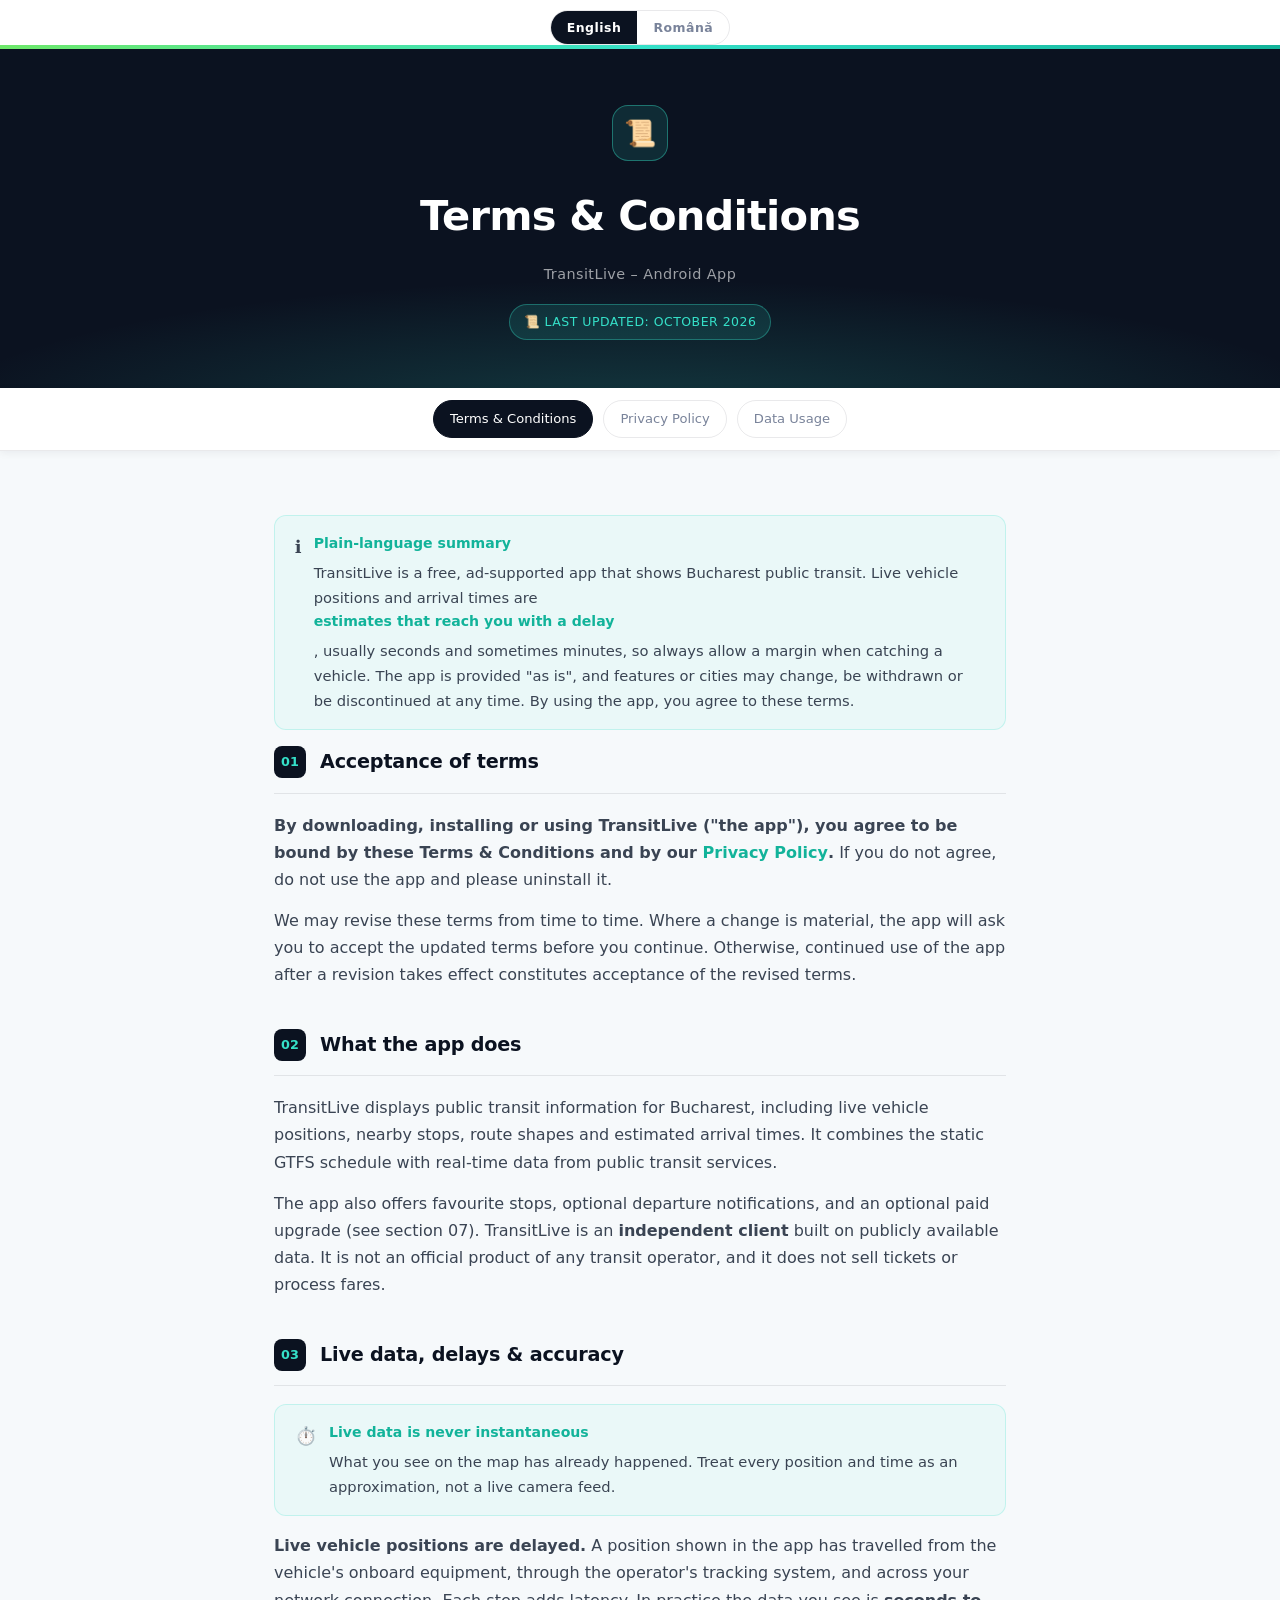
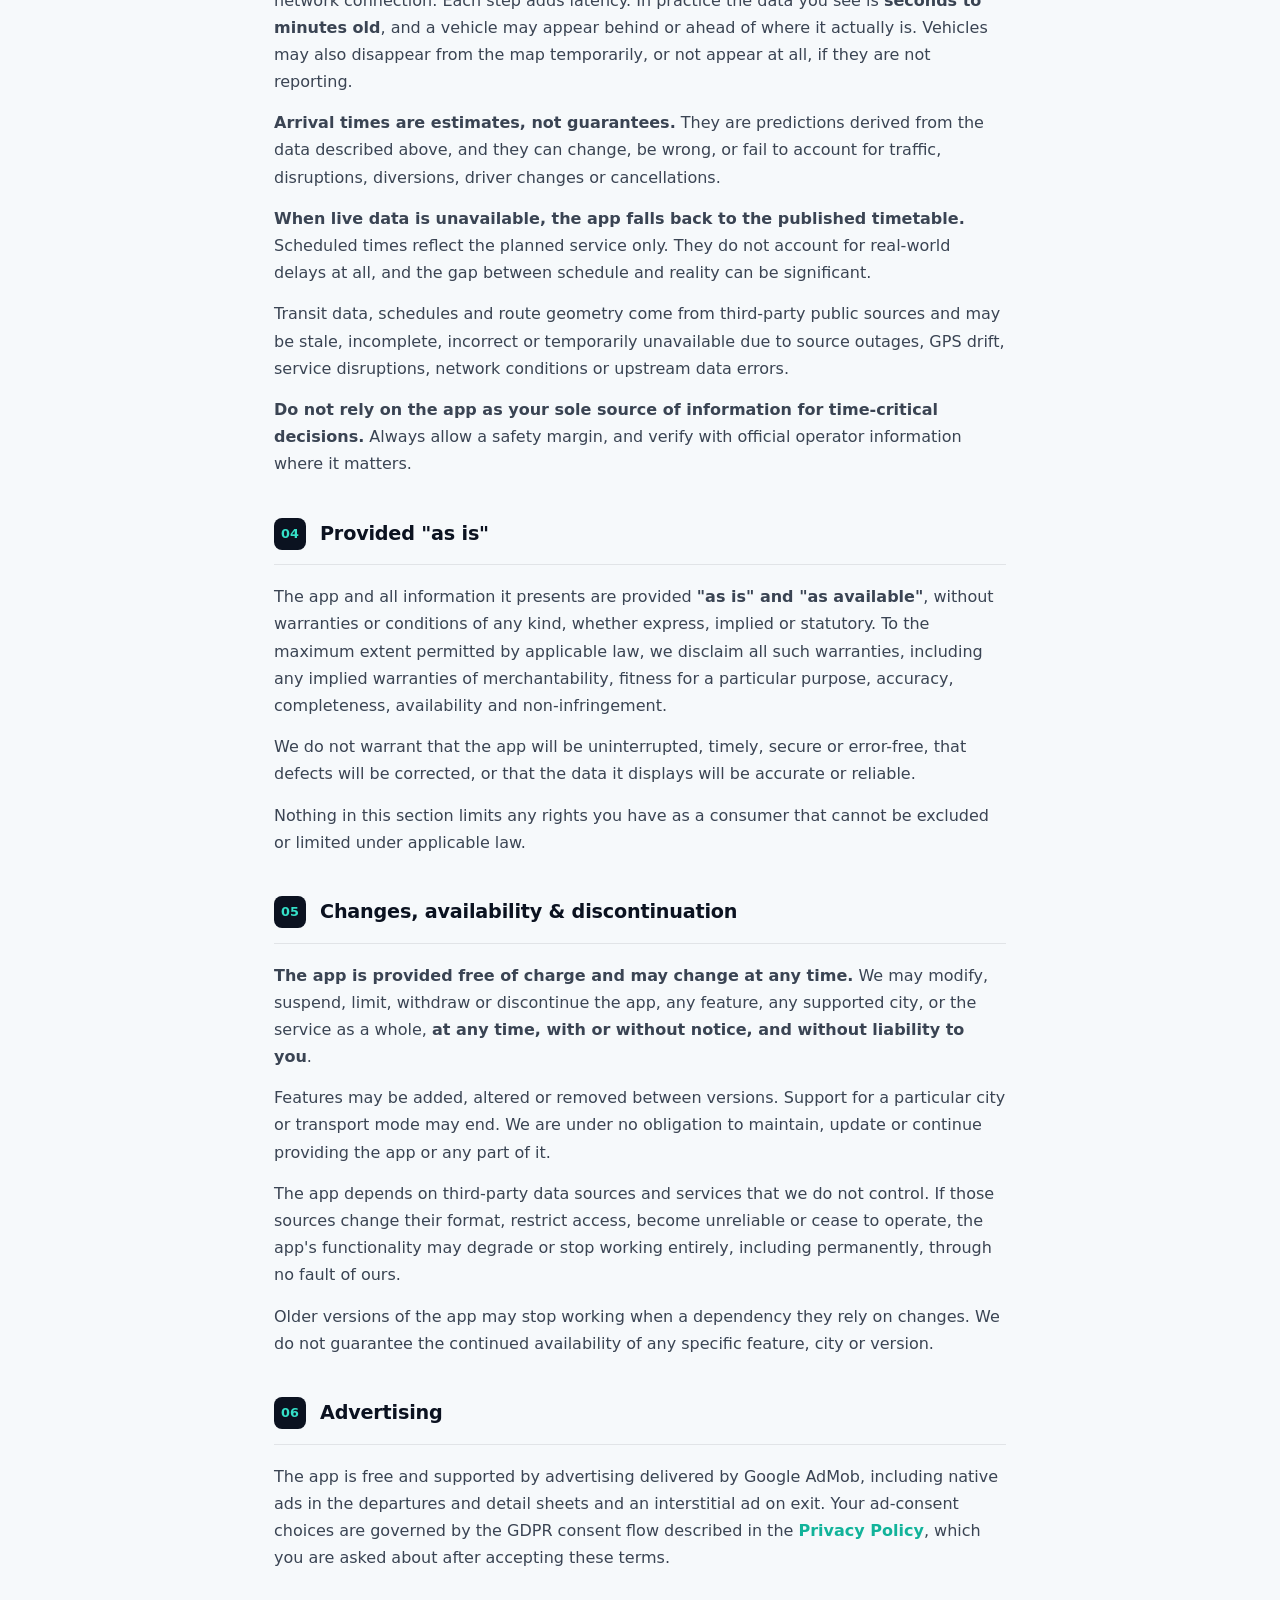
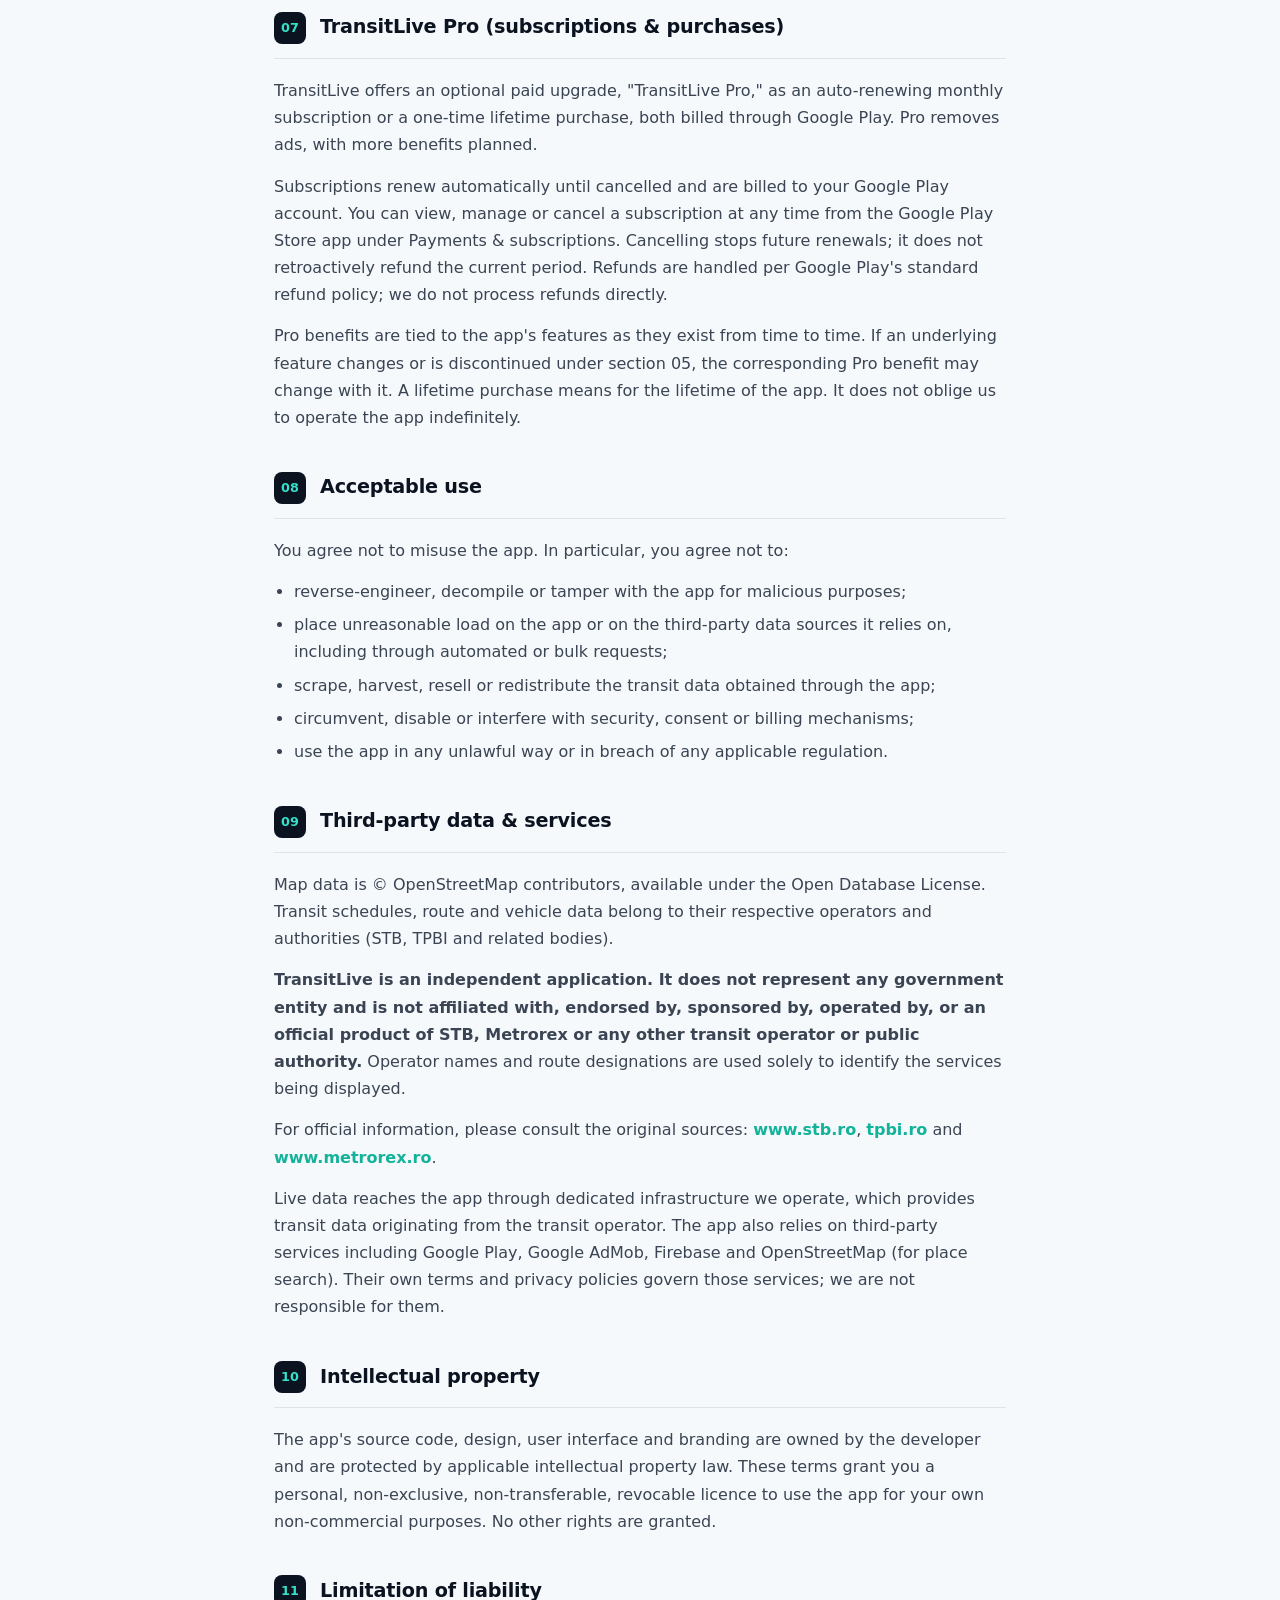
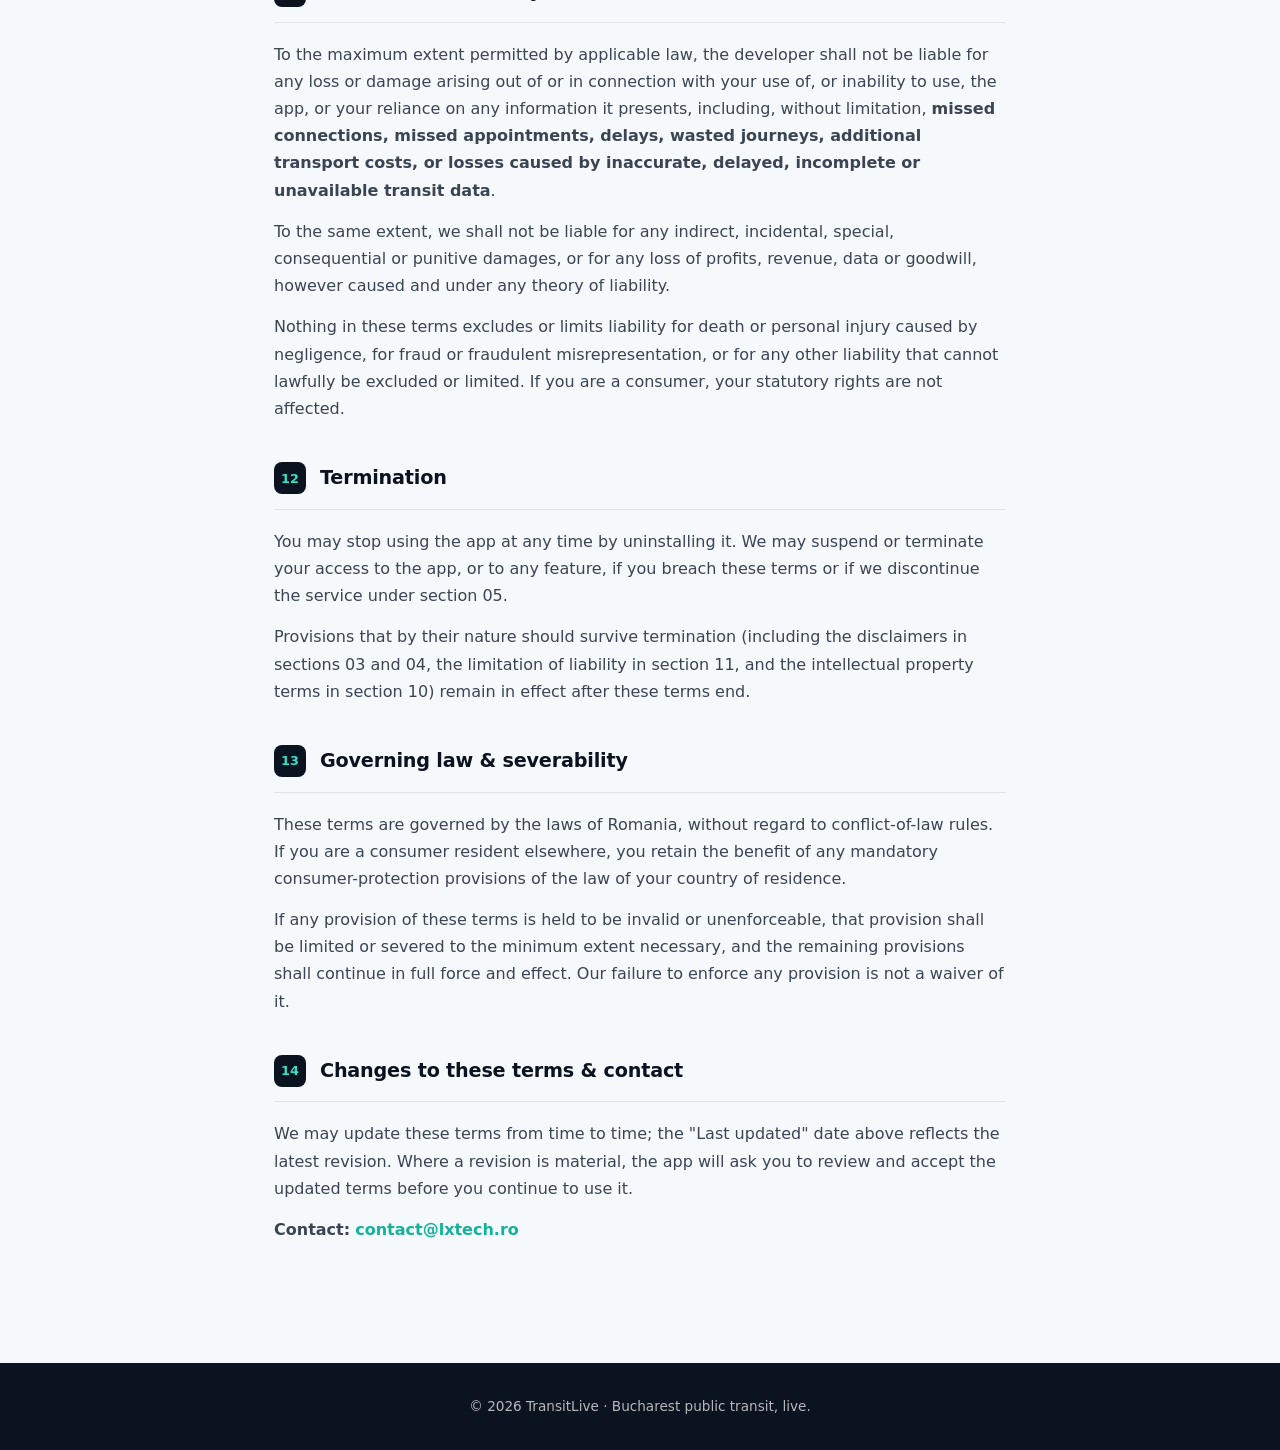
<file: TransitLive/terms.html>
<!DOCTYPE html>
<html lang="en">
<head>
    <meta charset="UTF-8">
    <meta name="viewport" content="width=device-width, initial-scale=1.0">
    <title>Terms &amp; Conditions – TransitLive</title>
    <meta name="description" content="Terms and Conditions for the TransitLive Android app">
    <style>
        :root {
            --navy:#0B1220; --teal:#35E0C8; --teal-dark:#12B39A; --green:#6EE86A;
            --teal-pale:rgba(53,224,200,0.12); --teal-pale2:rgba(53,224,200,0.06);
            --white:#FFFFFF; --off-white:#F6F9FB; --text-main:#0B1220; --text-body:#3A4453;
            --text-muted:#79839A; --border:rgba(11,18,32,0.09);
            --accent-strip:linear-gradient(90deg,#6EE86A 0%,#35E0C8 50%,#12B39A 100%);
        }
        *,*::before,*::after{box-sizing:border-box;margin:0;padding:0;}
        html{scroll-behavior:smooth;}
        body{font-family:system-ui,-apple-system,"Segoe UI",Roboto,sans-serif;font-size:16px;line-height:1.7;color:var(--text-body);background:var(--off-white);}
        .line-strip{height:4px;background:var(--accent-strip);}
        header{background:var(--navy);color:var(--white);padding:56px 24px 48px;text-align:center;position:relative;overflow:hidden;}
        header::before{content:'';position:absolute;inset:0;background:radial-gradient(ellipse 80% 60% at 50% 110%,rgba(53,224,200,0.20) 0%,transparent 70%);pointer-events:none;}
        .header-icon{width:56px;height:56px;border-radius:16px;background:var(--teal-pale);border:1.5px solid rgba(53,224,200,0.4);display:flex;align-items:center;justify-content:center;margin:0 auto 20px;font-size:26px;}
        header h1{font-size:clamp(1.8rem,5vw,2.6rem);font-weight:700;letter-spacing:-0.02em;margin-bottom:10px;}
        .header-meta{font-size:0.9rem;color:rgba(255,255,255,0.6);font-weight:300;letter-spacing:0.03em;}
        .header-badge{display:inline-flex;align-items:center;gap:6px;margin-top:18px;padding:6px 14px;background:var(--teal-pale);border:1px solid rgba(53,224,200,0.35);border-radius:999px;font-size:0.78rem;font-weight:500;color:var(--teal);letter-spacing:0.04em;text-transform:uppercase;}
        .nav-bar{background:var(--white);border-bottom:1px solid var(--border);padding:12px 24px;display:flex;justify-content:center;gap:10px;flex-wrap:wrap;position:sticky;top:0;z-index:100;box-shadow:0 2px 8px rgba(11,18,32,0.06);}
        .nav-bar a{text-decoration:none;font-size:0.82rem;font-weight:500;padding:7px 16px;border-radius:999px;border:1.5px solid var(--border);color:var(--text-muted);transition:all 0.2s;white-space:nowrap;}
        .nav-bar a:hover,.nav-bar a.active{background:var(--navy);border-color:var(--navy);color:var(--white);}
        .container{max-width:780px;margin:0 auto;padding:48px 24px 80px;}
        .section{margin-bottom:40px;scroll-margin-top:80px;}
        .section-header{display:flex;align-items:center;gap:14px;margin-bottom:18px;padding-bottom:14px;border-bottom:1px solid var(--border);}
        .section-num{width:32px;height:32px;border-radius:8px;background:var(--navy);color:var(--teal);display:flex;align-items:center;justify-content:center;font-size:0.8rem;font-weight:700;flex-shrink:0;}
        .section h2{font-size:1.2rem;font-weight:600;color:var(--text-main);letter-spacing:-0.01em;}
        .section p{margin-bottom:14px;} .section p:last-child{margin-bottom:0;}
        .section ul{padding-left:20px;margin-bottom:14px;} .section li{margin-bottom:6px;}
        .section a{color:var(--teal-dark);text-decoration:none;font-weight:600;} .section a:hover{text-decoration:underline;}
        .callout{border-radius:12px;padding:16px 20px;margin:16px 0;display:flex;gap:12px;align-items:flex-start;background:var(--teal-pale2);border:1px solid rgba(53,224,200,0.22);}
        .callout-icon{font-size:1.1rem;flex-shrink:0;margin-top:1px;}
        .callout-body{flex:1;font-size:0.92rem;} .callout-body strong{display:block;margin-bottom:4px;font-size:0.88rem;font-weight:600;color:var(--teal-dark);}
        footer{background:var(--navy);color:rgba(255,255,255,0.7);text-align:center;padding:32px 24px;font-size:0.85rem;}
        @media (max-width:600px){.container{padding:32px 16px 60px;}}
    </style>
<style>
    /* Language toggle: mirrors .nav-bar pill styling so it reads as part of the chrome. */
    .lang-switch { display: flex; justify-content: center; gap: 0; padding: 10px 24px 0; background: var(--white); }
    .lang-switch .lang-group { display: inline-flex; border: 1.5px solid var(--border); border-radius: 999px; overflow: hidden; }
    .lang-switch button { appearance: none; border: 0; background: transparent; cursor: pointer;
        font: inherit; font-size: 0.78rem; font-weight: 600; letter-spacing: 0.04em;
        padding: 6px 16px; color: var(--text-muted); transition: background 0.2s, color 0.2s; }
    .lang-switch button[aria-pressed="true"] { background: var(--navy); color: var(--white); }
    .lang-switch button:focus-visible { outline: 2px solid var(--teal-dark); outline-offset: 2px; }
    /* Only the active language is rendered. */
    [data-lang] { display: none; }
    [data-lang].is-active { display: block; }
</style>
<meta data-title-en="Terms &amp; Conditions – TransitLive" data-title-ro="Termeni și condiții – TransitLive">
</head>
<body>

<div class="lang-switch">
    <div class="lang-group" role="group" aria-label="Language / Limbă">
        <button type="button" data-set-lang="en" aria-pressed="false">English</button>
        <button type="button" data-set-lang="ro" aria-pressed="false">Română</button>
    </div>
</div>

<div data-lang="en">
<div class="line-strip"></div>

<header>
    <div class="header-icon">📜</div>
    <h1>Terms &amp; Conditions</h1>
    <p class="header-meta">TransitLive – Android App</p>
    <div class="header-badge">📜 Last updated: October 2026</div>
</header>

<nav class="nav-bar">
    <a href="terms.html" class="active">Terms &amp; Conditions</a>
    <a href="privacy.html">Privacy Policy</a>
    <a href="data-usage.html">Data Usage</a>
</nav>

<div class="container">

    <div class="callout">
        <span class="callout-icon">ℹ️</span>
        <div class="callout-body">
            <strong>Plain-language summary</strong>
            TransitLive is a free, ad-supported app that shows Bucharest public transit. Live vehicle positions and arrival times are <strong>estimates that reach you with a delay</strong>, usually seconds and sometimes minutes, so always allow a margin when catching a vehicle. The app is provided "as is", and features or cities may change, be withdrawn or be discontinued at any time. By using the app, you agree to these terms.
        </div>
    </div>

    <section class="section" id="s1">
        <div class="section-header"><div class="section-num">01</div><h2>Acceptance of terms</h2></div>
        <p><strong>By downloading, installing or using TransitLive ("the app"), you agree to be bound by these Terms &amp; Conditions and by our <a href="privacy.html">Privacy Policy</a>.</strong> If you do not agree, do not use the app and please uninstall it.</p>
        <p>We may revise these terms from time to time. Where a change is material, the app will ask you to accept the updated terms before you continue. Otherwise, continued use of the app after a revision takes effect constitutes acceptance of the revised terms.</p>
    </section>

    <section class="section" id="s2">
        <div class="section-header"><div class="section-num">02</div><h2>What the app does</h2></div>
        <p>TransitLive displays public transit information for Bucharest, including live vehicle positions, nearby stops, route shapes and estimated arrival times. It combines the static GTFS schedule with real-time data from public transit services.</p>
        <p>The app also offers favourite stops, optional departure notifications, and an optional paid upgrade (see section 07). TransitLive is an <strong>independent client</strong> built on publicly available data. It is not an official product of any transit operator, and it does not sell tickets or process fares.</p>
    </section>

    <section class="section" id="s3">
        <div class="section-header"><div class="section-num">03</div><h2>Live data, delays &amp; accuracy</h2></div>
        <div class="callout">
            <span class="callout-icon">⏱️</span>
            <div class="callout-body">
                <strong>Live data is never instantaneous</strong>
                What you see on the map has already happened. Treat every position and time as an approximation, not a live camera feed.
            </div>
        </div>
        <p><strong>Live vehicle positions are delayed.</strong> A position shown in the app has travelled from the vehicle's onboard equipment, through the operator's tracking system, and across your network connection. Each step adds latency. In practice the data you see is <strong>seconds to minutes old</strong>, and a vehicle may appear behind or ahead of where it actually is. Vehicles may also disappear from the map temporarily, or not appear at all, if they are not reporting.</p>
        <p><strong>Arrival times are estimates, not guarantees.</strong> They are predictions derived from the data described above, and they can change, be wrong, or fail to account for traffic, disruptions, diversions, driver changes or cancellations.</p>
        <p><strong>When live data is unavailable, the app falls back to the published timetable.</strong> Scheduled times reflect the planned service only. They do not account for real-world delays at all, and the gap between schedule and reality can be significant.</p>
        <p>Transit data, schedules and route geometry come from third-party public sources and may be stale, incomplete, incorrect or temporarily unavailable due to source outages, GPS drift, service disruptions, network conditions or upstream data errors.</p>
        <p><strong>Do not rely on the app as your sole source of information for time-critical decisions.</strong> Always allow a safety margin, and verify with official operator information where it matters.</p>
    </section>

    <section class="section" id="s4">
        <div class="section-header"><div class="section-num">04</div><h2>Provided "as is"</h2></div>
        <p>The app and all information it presents are provided <strong>"as is" and "as available"</strong>, without warranties or conditions of any kind, whether express, implied or statutory. To the maximum extent permitted by applicable law, we disclaim all such warranties, including any implied warranties of merchantability, fitness for a particular purpose, accuracy, completeness, availability and non-infringement.</p>
        <p>We do not warrant that the app will be uninterrupted, timely, secure or error-free, that defects will be corrected, or that the data it displays will be accurate or reliable.</p>
        <p>Nothing in this section limits any rights you have as a consumer that cannot be excluded or limited under applicable law.</p>
    </section>

    <section class="section" id="s5">
        <div class="section-header"><div class="section-num">05</div><h2>Changes, availability &amp; discontinuation</h2></div>
        <p><strong>The app is provided free of charge and may change at any time.</strong> We may modify, suspend, limit, withdraw or discontinue the app, any feature, any supported city, or the service as a whole, <strong>at any time, with or without notice, and without liability to you</strong>.</p>
        <p>Features may be added, altered or removed between versions. Support for a particular city or transport mode may end. We are under no obligation to maintain, update or continue providing the app or any part of it.</p>
        <p>The app depends on third-party data sources and services that we do not control. If those sources change their format, restrict access, become unreliable or cease to operate, the app's functionality may degrade or stop working entirely, including permanently, through no fault of ours.</p>
        <p>Older versions of the app may stop working when a dependency they rely on changes. We do not guarantee the continued availability of any specific feature, city or version.</p>
    </section>

    <section class="section" id="s6">
        <div class="section-header"><div class="section-num">06</div><h2>Advertising</h2></div>
        <p>The app is free and supported by advertising delivered by Google AdMob, including native ads in the departures and detail sheets and an interstitial ad on exit. Your ad-consent choices are governed by the GDPR consent flow described in the <a href="privacy.html">Privacy Policy</a>, which you are asked about after accepting these terms.</p>
    </section>

    <section class="section" id="s7">
        <div class="section-header"><div class="section-num">07</div><h2>TransitLive Pro (subscriptions &amp; purchases)</h2></div>
        <p>TransitLive offers an optional paid upgrade, "TransitLive Pro," as an auto-renewing monthly subscription or a one-time lifetime purchase, both billed through Google Play. Pro removes ads, with more benefits planned.</p>
        <p>Subscriptions renew automatically until cancelled and are billed to your Google Play account. You can view, manage or cancel a subscription at any time from the Google Play Store app under Payments &amp; subscriptions. Cancelling stops future renewals; it does not retroactively refund the current period. Refunds are handled per Google Play's standard refund policy; we do not process refunds directly.</p>
        <p>Pro benefits are tied to the app's features as they exist from time to time. If an underlying feature changes or is discontinued under section 05, the corresponding Pro benefit may change with it. A lifetime purchase means for the lifetime of the app. It does not oblige us to operate the app indefinitely.</p>
    </section>

    <section class="section" id="s8">
        <div class="section-header"><div class="section-num">08</div><h2>Acceptable use</h2></div>
        <p>You agree not to misuse the app. In particular, you agree not to:</p>
        <ul>
            <li>reverse-engineer, decompile or tamper with the app for malicious purposes;</li>
            <li>place unreasonable load on the app or on the third-party data sources it relies on, including through automated or bulk requests;</li>
            <li>scrape, harvest, resell or redistribute the transit data obtained through the app;</li>
            <li>circumvent, disable or interfere with security, consent or billing mechanisms;</li>
            <li>use the app in any unlawful way or in breach of any applicable regulation.</li>
        </ul>
    </section>

    <section class="section" id="s9">
        <div class="section-header"><div class="section-num">09</div><h2>Third-party data &amp; services</h2></div>
        <p>Map data is © OpenStreetMap contributors, available under the Open Database License. Transit schedules, route and vehicle data belong to their respective operators and authorities (STB, TPBI and related bodies).</p>
        <p><strong>TransitLive is an independent application. It does not represent any government entity and is not affiliated with, endorsed by, sponsored by, operated by, or an official product of STB, Metrorex or any other transit operator or public authority.</strong> Operator names and route designations are used solely to identify the services being displayed.</p>
        <p>For official information, please consult the original sources: <a href="https://www.stb.ro/" target="_blank" rel="noopener">www.stb.ro</a>, <a href="https://tpbi.ro/en/homepage/" target="_blank" rel="noopener">tpbi.ro</a> and <a href="https://www.metrorex.ro" target="_blank" rel="noopener">www.metrorex.ro</a>.</p>
        <p>Live data reaches the app through dedicated infrastructure we operate, which provides transit data originating from the transit operator. The app also relies on third-party services including Google Play, Google AdMob, Firebase and OpenStreetMap (for place search). Their own terms and privacy policies govern those services; we are not responsible for them.</p>
    </section>

    <section class="section" id="s10">
        <div class="section-header"><div class="section-num">10</div><h2>Intellectual property</h2></div>
        <p>The app's source code, design, user interface and branding are owned by the developer and are protected by applicable intellectual property law. These terms grant you a personal, non-exclusive, non-transferable, revocable licence to use the app for your own non-commercial purposes. No other rights are granted.</p>
    </section>

    <section class="section" id="s11">
        <div class="section-header"><div class="section-num">11</div><h2>Limitation of liability</h2></div>
        <p>To the maximum extent permitted by applicable law, the developer shall not be liable for any loss or damage arising out of or in connection with your use of, or inability to use, the app, or your reliance on any information it presents, including, without limitation, <strong>missed connections, missed appointments, delays, wasted journeys, additional transport costs, or losses caused by inaccurate, delayed, incomplete or unavailable transit data</strong>.</p>
        <p>To the same extent, we shall not be liable for any indirect, incidental, special, consequential or punitive damages, or for any loss of profits, revenue, data or goodwill, however caused and under any theory of liability.</p>
        <p>Nothing in these terms excludes or limits liability for death or personal injury caused by negligence, for fraud or fraudulent misrepresentation, or for any other liability that cannot lawfully be excluded or limited. If you are a consumer, your statutory rights are not affected.</p>
    </section>

    <section class="section" id="s12">
        <div class="section-header"><div class="section-num">12</div><h2>Termination</h2></div>
        <p>You may stop using the app at any time by uninstalling it. We may suspend or terminate your access to the app, or to any feature, if you breach these terms or if we discontinue the service under section 05.</p>
        <p>Provisions that by their nature should survive termination (including the disclaimers in sections 03 and 04, the limitation of liability in section 11, and the intellectual property terms in section 10) remain in effect after these terms end.</p>
    </section>

    <section class="section" id="s13">
        <div class="section-header"><div class="section-num">13</div><h2>Governing law &amp; severability</h2></div>
        <p>These terms are governed by the laws of Romania, without regard to conflict-of-law rules. If you are a consumer resident elsewhere, you retain the benefit of any mandatory consumer-protection provisions of the law of your country of residence.</p>
        <p>If any provision of these terms is held to be invalid or unenforceable, that provision shall be limited or severed to the minimum extent necessary, and the remaining provisions shall continue in full force and effect. Our failure to enforce any provision is not a waiver of it.</p>
    </section>

    <section class="section" id="s14">
        <div class="section-header"><div class="section-num">14</div><h2>Changes to these terms &amp; contact</h2></div>
        <p>We may update these terms from time to time; the "Last updated" date above reflects the latest revision. Where a revision is material, the app will ask you to review and accept the updated terms before you continue to use it.</p>
        <p><strong>Contact:</strong> <a href="mailto:contact@lxtech.ro">contact@lxtech.ro</a></p>
    </section>

</div>

<footer>© 2026 TransitLive · Bucharest public transit, live.</footer>
</div>

<div data-lang="ro">
<div class="line-strip"></div>

<header>
    <div class="header-icon">📜</div>
    <h1>Termeni și condiții</h1>
    <p class="header-meta">TransitLive – Aplicație Android</p>
    <div class="header-badge">📜 Ultima actualizare: octombrie 2026</div>
</header>

<nav class="nav-bar">
    <a href="terms.html" class="active">Termeni și condiții</a>
    <a href="privacy.html">Politica de confidențialitate</a>
    <a href="data-usage.html">Utilizarea datelor</a>
</nav>

<div class="container">

    <div class="callout">
        <span class="callout-icon">ℹ️</span>
        <div class="callout-body">
            <strong>Pe scurt</strong>
            TransitLive este o aplicație gratuită, susținută de reclame, care afișează transportul public din București. Pozițiile vehiculelor în timp real și timpii de sosire sunt <strong>estimări care ajung la tine cu o întârziere</strong>, de obicei secunde și uneori minute, așa că lasă întotdeauna o marjă atunci când prinzi un vehicul. Aplicația este oferită „ca atare", iar funcțiile sau orașele pot fi modificate, retrase sau întrerupte oricând. Prin utilizarea aplicației, ești de acord cu acești termeni.
        </div>
    </div>

    <section class="section" id="s1">
        <div class="section-header"><div class="section-num">01</div><h2>Acceptarea termenilor</h2></div>
        <p><strong>Prin descărcarea, instalarea sau utilizarea aplicației TransitLive („aplicația"), ești de acord să respecți acești Termeni și condiții, precum și <a href="privacy.html">Politica noastră de confidențialitate</a>.</strong> Dacă nu ești de acord, te rugăm să nu folosești aplicația și să o dezinstalezi.</p>
        <p>Putem revizui acești termeni din când în când. Atunci când o modificare este semnificativă, aplicația îți va cere să accepți termenii actualizați înainte de a continua. În caz contrar, utilizarea în continuare a aplicației după intrarea în vigoare a unei revizuiri constituie acceptarea termenilor revizuiți.</p>
    </section>

    <section class="section" id="s2">
        <div class="section-header"><div class="section-num">02</div><h2>Ce face aplicația</h2></div>
        <p>TransitLive afișează informații despre transportul public din București, inclusiv poziții ale vehiculelor în timp real, stații din apropiere, trasee și timpi estimați de sosire. Combină orarul static GTFS cu date în timp real de la serviciile publice de transport.</p>
        <p>Aplicația oferă de asemenea stații favorite, notificări opționale de plecare și o versiune plătită opțională (vezi secțiunea 07). TransitLive este o <strong>aplicație independentă</strong> construită pe date public disponibile. Nu este un produs oficial al vreunui operator de transport și nu vinde bilete și nu procesează tarife.</p>
    </section>

    <section class="section" id="s3">
        <div class="section-header"><div class="section-num">03</div><h2>Date în timp real, întârzieri și acuratețe</h2></div>
        <div class="callout">
            <span class="callout-icon">⏱️</span>
            <div class="callout-body">
                <strong>Datele în timp real nu sunt niciodată instantanee</strong>
                Ceea ce vezi pe hartă s-a întâmplat deja. Tratează fiecare poziție și fiecare timp ca pe o aproximare, nu ca pe o transmisie live.
            </div>
        </div>
        <p><strong>Pozițiile vehiculelor în timp real sunt întârziate.</strong> O poziție afișată în aplicație a parcurs drumul de la echipamentul de la bordul vehiculului, prin sistemul de urmărire al operatorului, apoi prin conexiunea ta la internet. Fiecare etapă adaugă latență. În practică, datele pe care le vezi sunt <strong>vechi de secunde până la minute</strong>, iar un vehicul poate apărea în urma sau înaintea poziției sale reale. De asemenea, vehiculele pot dispărea temporar de pe hartă sau pot să nu apară deloc, dacă nu transmit date.</p>
        <p><strong>Timpii de sosire sunt estimări, nu garanții.</strong> Sunt predicții derivate din datele descrise mai sus și se pot schimba, pot fi greșite sau pot să nu ia în calcul traficul, perturbările, devierile, schimbările de șofer sau anulările.</p>
        <p><strong>Când datele în timp real nu sunt disponibile, aplicația revine la orarul publicat.</strong> Orarele reflectă doar serviciul planificat. Nu iau deloc în calcul întârzierile reale, iar diferența dintre orar și realitate poate fi semnificativă.</p>
        <p>Datele de transport, orarele și geometria traseelor provin din surse publice terțe și pot fi învechite, incomplete, incorecte sau temporar indisponibile din cauza întreruperilor la sursă, a erorilor GPS, a perturbărilor de serviciu, a condițiilor de rețea sau a erorilor din datele furnizate.</p>
        <p><strong>Nu te baza pe aplicație ca sursă unică de informare pentru decizii critice din punct de vedere al timpului.</strong> Lasă întotdeauna o marjă de siguranță și verifică informațiile oficiale ale operatorului atunci când contează.</p>
    </section>

    <section class="section" id="s4">
        <div class="section-header"><div class="section-num">04</div><h2>Oferită „ca atare"</h2></div>
        <p>Aplicația și toate informațiile pe care le prezintă sunt furnizate <strong>„ca atare" și „în măsura disponibilității"</strong>, fără garanții sau condiții de niciun fel, exprese, implicite sau statutare. În măsura maximă permisă de legislația aplicabilă, declinăm toate aceste garanții, inclusiv orice garanții implicite de vandabilitate, adecvare pentru un anumit scop, acuratețe, exhaustivitate, disponibilitate și neîncălcare a drepturilor.</p>
        <p>Nu garantăm că aplicația va funcționa neîntrerupt, la timp, în siguranță sau fără erori, că defectele vor fi corectate sau că datele afișate vor fi exacte ori fiabile.</p>
        <p>Nimic din această secțiune nu limitează drepturile pe care le ai în calitate de consumator și care nu pot fi excluse sau limitate conform legislației aplicabile.</p>
    </section>

    <section class="section" id="s5">
        <div class="section-header"><div class="section-num">05</div><h2>Modificări, disponibilitate și întrerupere</h2></div>
        <p><strong>Aplicația este oferită gratuit și poate fi modificată oricând.</strong> Putem modifica, suspenda, limita, retrage sau întrerupe aplicația, orice funcție, orice oraș acceptat sau serviciul în ansamblu, <strong>oricând, cu sau fără notificare prealabilă și fără răspundere față de tine</strong>.</p>
        <p>Funcțiile pot fi adăugate, modificate sau eliminate de la o versiune la alta. Suportul pentru un anumit oraș sau mod de transport poate înceta. Nu avem nicio obligație de a menține, actualiza sau continua furnizarea aplicației sau a vreunei părți a acesteia.</p>
        <p>Aplicația depinde de surse de date și servicii terțe pe care nu le controlăm. Dacă aceste surse își schimbă formatul, restricționează accesul, devin nefiabile sau își încetează activitatea, funcționalitatea aplicației se poate degrada sau poate înceta complet, inclusiv definitiv, fără nicio culpă din partea noastră.</p>
        <p>Versiunile mai vechi ale aplicației pot înceta să funcționeze atunci când se schimbă o componentă de care depind. Nu garantăm disponibilitatea continuă a vreunei funcții, a vreunui oraș sau a vreunei versiuni anume.</p>
    </section>

    <section class="section" id="s6">
        <div class="section-header"><div class="section-num">06</div><h2>Publicitate</h2></div>
        <p>Aplicația este gratuită și susținută de publicitate livrată de Google AdMob, incluzând reclame native în listele de plecări și în panourile de detalii, precum și o reclamă interstițială la ieșirea din aplicație. Opțiunile tale privind consimțământul pentru reclame sunt guvernate de fluxul de consimțământ GDPR descris în <a href="privacy.html">Politica de confidențialitate</a>, care îți este prezentat după acceptarea acestor termeni.</p>
    </section>

    <section class="section" id="s7">
        <div class="section-header"><div class="section-num">07</div><h2>TransitLive Pro (abonamente și achiziții)</h2></div>
        <p>TransitLive oferă o versiune plătită opțională, „TransitLive Pro", sub forma unui abonament lunar cu reînnoire automată sau a unei achiziții unice pe viață, ambele facturate prin Google Play. Pro elimină reclamele, cu mai multe beneficii planificate.</p>
        <p>Abonamentele se reînnoiesc automat până la anulare și sunt facturate în contul tău Google Play. Poți vizualiza, gestiona sau anula un abonament oricând din aplicația Magazin Google Play, la secțiunea Plăți și abonamente. Anularea oprește reînnoirile viitoare; nu rambursează retroactiv perioada curentă. Rambursările sunt gestionate conform politicii standard de rambursare Google Play; noi nu procesăm rambursări direct.</p>
        <p>Beneficiile Pro sunt legate de funcțiile aplicației așa cum există ele la un moment dat. Dacă o funcție de bază se modifică sau este întreruptă conform secțiunii 05, beneficiul Pro corespunzător se poate modifica odată cu ea. O achiziție pe viață înseamnă pe durata de viață a aplicației. Nu ne obligă să operăm aplicația pe termen nelimitat.</p>
    </section>

    <section class="section" id="s8">
        <div class="section-header"><div class="section-num">08</div><h2>Utilizare acceptabilă</h2></div>
        <p>Ești de acord să nu folosești aplicația în mod abuziv. În special, ești de acord să nu:</p>
        <ul>
            <li>faci inginerie inversă, să decompilezi sau să modifici aplicația în scopuri rău intenționate;</li>
            <li>generezi o sarcină nerezonabilă asupra aplicației sau asupra surselor de date terțe pe care se bazează, inclusiv prin cereri automate sau în masă;</li>
            <li>extragi, colectezi, revinzi sau redistribui datele de transport obținute prin aplicație;</li>
            <li>eludezi, dezactivezi sau interferezi cu mecanismele de securitate, de consimțământ sau de facturare;</li>
            <li>folosești aplicația în mod ilegal sau cu încălcarea vreunei reglementări aplicabile.</li>
        </ul>
    </section>

    <section class="section" id="s9">
        <div class="section-header"><div class="section-num">09</div><h2>Date și servicii terțe</h2></div>
        <p>Datele cartografice sunt © contribuitorii OpenStreetMap, disponibile sub licența Open Database License. Orarele, traseele și datele despre vehicule aparțin operatorilor și autorităților respective (STB, TPBI și organismele conexe).</p>
        <p><strong>TransitLive este o aplicație independentă. Nu reprezintă nicio entitate guvernamentală și nu este afiliată, aprobată, sponsorizată sau operată de STB, Metrorex sau de vreun alt operator de transport ori de vreo autoritate publică și nu este un produs oficial al acestora.</strong> Numele operatorilor și denumirile traseelor sunt folosite exclusiv pentru a identifica serviciile afișate.</p>
        <p>Pentru informații oficiale, consultă sursele originale: <a href="https://www.stb.ro/" target="_blank" rel="noopener">www.stb.ro</a>, <a href="https://tpbi.ro/en/homepage/" target="_blank" rel="noopener">tpbi.ro</a> și <a href="https://www.metrorex.ro" target="_blank" rel="noopener">www.metrorex.ro</a>.</p>
        <p>Datele în timp real ajung în aplicație prin infrastructura dedicată pe care o operăm noi, care furnizează date de transport provenite de la operatorul de transport. Aplicația se bazează de asemenea pe servicii terțe, printre care Google Play, Google AdMob, Firebase și OpenStreetMap (pentru căutarea de locuri). Termenii și politicile lor de confidențialitate guvernează acele servicii; noi nu suntem responsabili pentru ele.</p>
    </section>

    <section class="section" id="s10">
        <div class="section-header"><div class="section-num">10</div><h2>Proprietate intelectuală</h2></div>
        <p>Codul sursă, designul, interfața și identitatea vizuală ale aplicației aparțin dezvoltatorului și sunt protejate de legislația aplicabilă privind proprietatea intelectuală. Acești termeni îți acordă o licență personală, neexclusivă, netransferabilă și revocabilă de a folosi aplicația în scopuri proprii, necomerciale. Nu se acordă alte drepturi.</p>
    </section>

    <section class="section" id="s11">
        <div class="section-header"><div class="section-num">11</div><h2>Limitarea răspunderii</h2></div>
        <p>În măsura maximă permisă de legislația aplicabilă, dezvoltatorul nu este răspunzător pentru nicio pierdere sau daună rezultată din sau în legătură cu utilizarea aplicației, imposibilitatea de a o utiliza sau încrederea acordată informațiilor pe care le prezintă, inclusiv, fără limitare, <strong>legături pierdute, întâlniri ratate, întârzieri, deplasări inutile, costuri suplimentare de transport sau pierderi cauzate de date de transport inexacte, întârziate, incomplete sau indisponibile</strong>.</p>
        <p>În aceeași măsură, nu suntem răspunzători pentru daune indirecte, incidentale, speciale, subsecvente sau punitive, nici pentru pierderi de profit, venituri, date sau reputație, indiferent de cauză și de temeiul răspunderii.</p>
        <p>Nimic din acești termeni nu exclude și nu limitează răspunderea pentru deces sau vătămare corporală cauzată din neglijență, pentru fraudă ori declarații frauduloase, sau pentru orice altă răspundere care nu poate fi exclusă sau limitată legal. Dacă ești consumator, drepturile tale legale nu sunt afectate.</p>
    </section>

    <section class="section" id="s12">
        <div class="section-header"><div class="section-num">12</div><h2>Încetare</h2></div>
        <p>Poți înceta oricând să folosești aplicația, dezinstalând-o. Putem suspenda sau înceta accesul tău la aplicație sau la orice funcție dacă încalci acești termeni sau dacă întrerupem serviciul conform secțiunii 05.</p>
        <p>Prevederile care prin natura lor trebuie să supraviețuiască încetării (inclusiv declinările de răspundere din secțiunile 03 și 04, limitarea răspunderii din secțiunea 11 și prevederile privind proprietatea intelectuală din secțiunea 10) rămân în vigoare după încetarea acestor termeni.</p>
    </section>

    <section class="section" id="s13">
        <div class="section-header"><div class="section-num">13</div><h2>Legea aplicabilă și clauza de salvare</h2></div>
        <p>Acești termeni sunt guvernați de legislația din România, fără a ține cont de normele privind conflictul de legi. Dacă ești consumator cu reședința în altă țară, beneficiezi în continuare de prevederile imperative de protecție a consumatorului din legislația țării tale de reședință.</p>
        <p>Dacă vreo prevedere din acești termeni este considerată nulă sau inaplicabilă, acea prevedere va fi limitată sau eliminată în măsura minimă necesară, iar celelalte prevederi vor rămâne pe deplin în vigoare. Neaplicarea de către noi a vreunei prevederi nu constituie o renunțare la aceasta.</p>
    </section>

    <section class="section" id="s14">
        <div class="section-header"><div class="section-num">14</div><h2>Modificări ale acestor termeni și contact</h2></div>
        <p>Putem actualiza acești termeni din când în când; data „Ultima actualizare" de mai sus reflectă cea mai recentă revizuire. Atunci când o revizuire este semnificativă, aplicația îți va cere să citești și să accepți termenii actualizați înainte de a continua să o folosești.</p>
        <p><strong>Contact:</strong> <a href="mailto:contact@lxtech.ro">contact@lxtech.ro</a></p>
    </section>

</div>

<footer>© 2026 TransitLive · Transportul public din București, în timp real.</footer>
</div>

<script>
(function () {
    // Default to Romanian only when the browser's language is Romanian; anything
    // else (including no preference) falls back to English. A previous explicit
    // choice on any of these pages wins over detection.
    var LANGS = ['en', 'ro'];
    var KEY = 'transitlive-policy-lang';

    function detect() {
        var saved;
        try { saved = localStorage.getItem(KEY); } catch (e) { /* private mode */ }
        if (LANGS.indexOf(saved) !== -1) return saved;

        var prefs = navigator.languages || [navigator.language || ''];
        for (var i = 0; i < prefs.length; i++) {
            var tag = String(prefs[i]).toLowerCase();
            if (tag === 'ro' || tag.indexOf('ro-') === 0) return 'ro';
        }
        return 'en';
    }

    function apply(lang, persist) {
        var blocks = document.querySelectorAll('[data-lang]');
        for (var i = 0; i < blocks.length; i++) {
            blocks[i].classList.toggle('is-active', blocks[i].getAttribute('data-lang') === lang);
        }
        var buttons = document.querySelectorAll('[data-set-lang]');
        for (var j = 0; j < buttons.length; j++) {
            buttons[j].setAttribute('aria-pressed',
                buttons[j].getAttribute('data-set-lang') === lang ? 'true' : 'false');
        }
        document.documentElement.lang = lang;
        var title = document.querySelector('[data-title-' + lang + ']');
        if (title) document.title = title.getAttribute('data-title-' + lang);
        if (persist) {
            try { localStorage.setItem(KEY, lang); } catch (e) { /* private mode */ }
        }
    }

    document.addEventListener('click', function (ev) {
        var btn = ev.target.closest ? ev.target.closest('[data-set-lang]') : null;
        if (!btn) return;
        apply(btn.getAttribute('data-set-lang'), true);
    });

    apply(detect(), false);
})();
</script>

</body>
</html>
</file>
